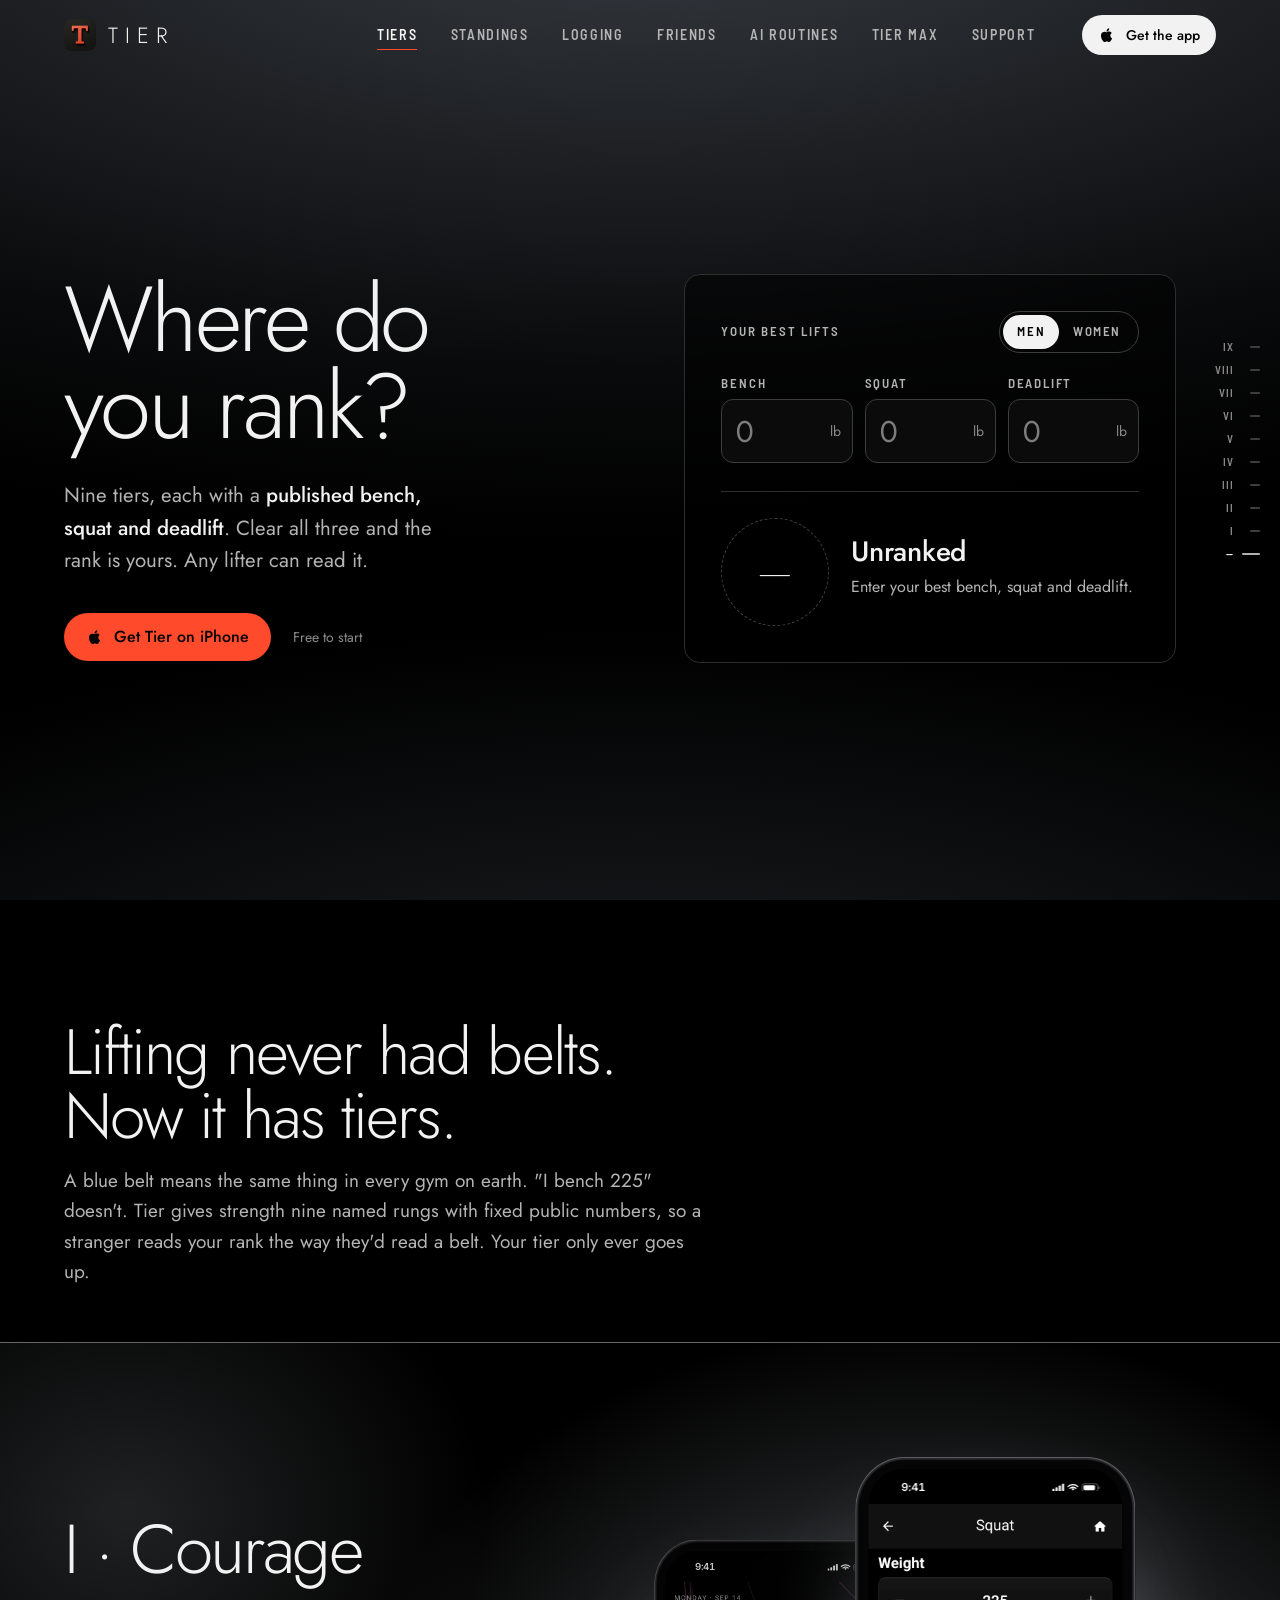
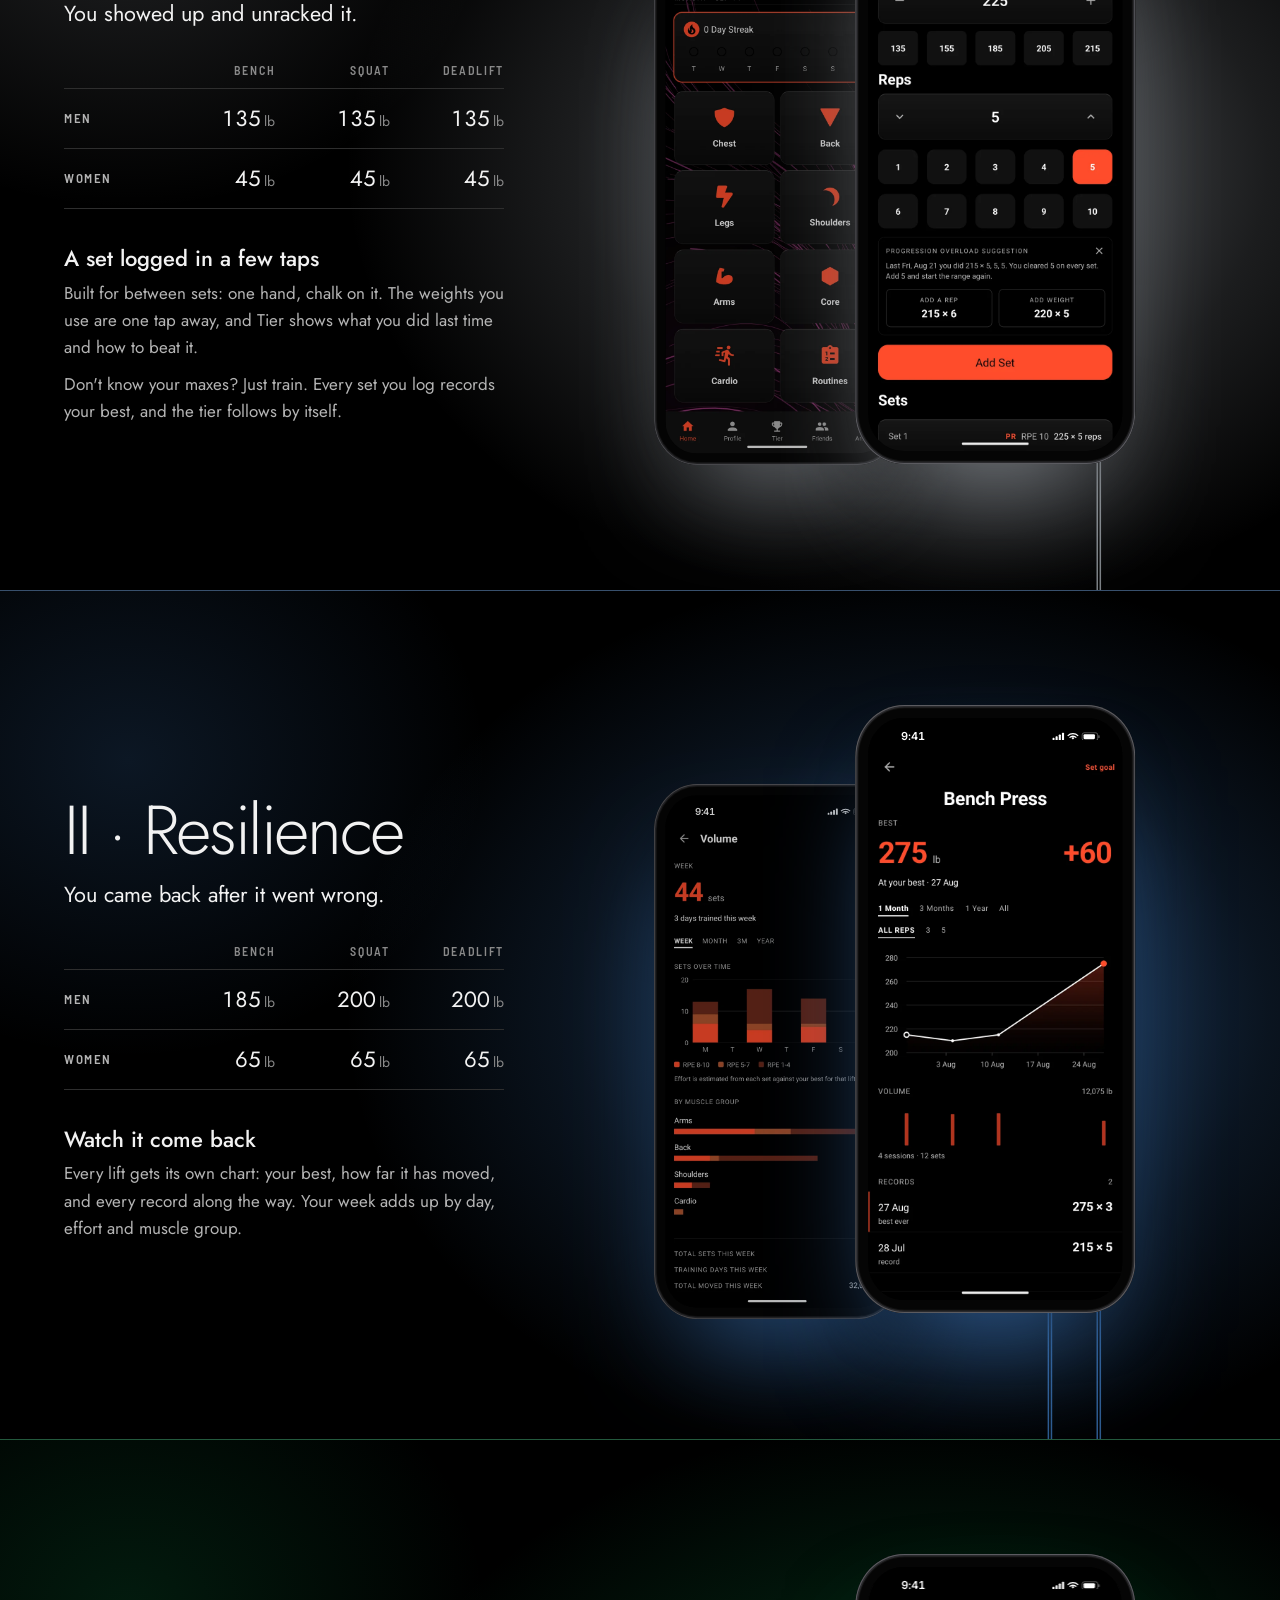
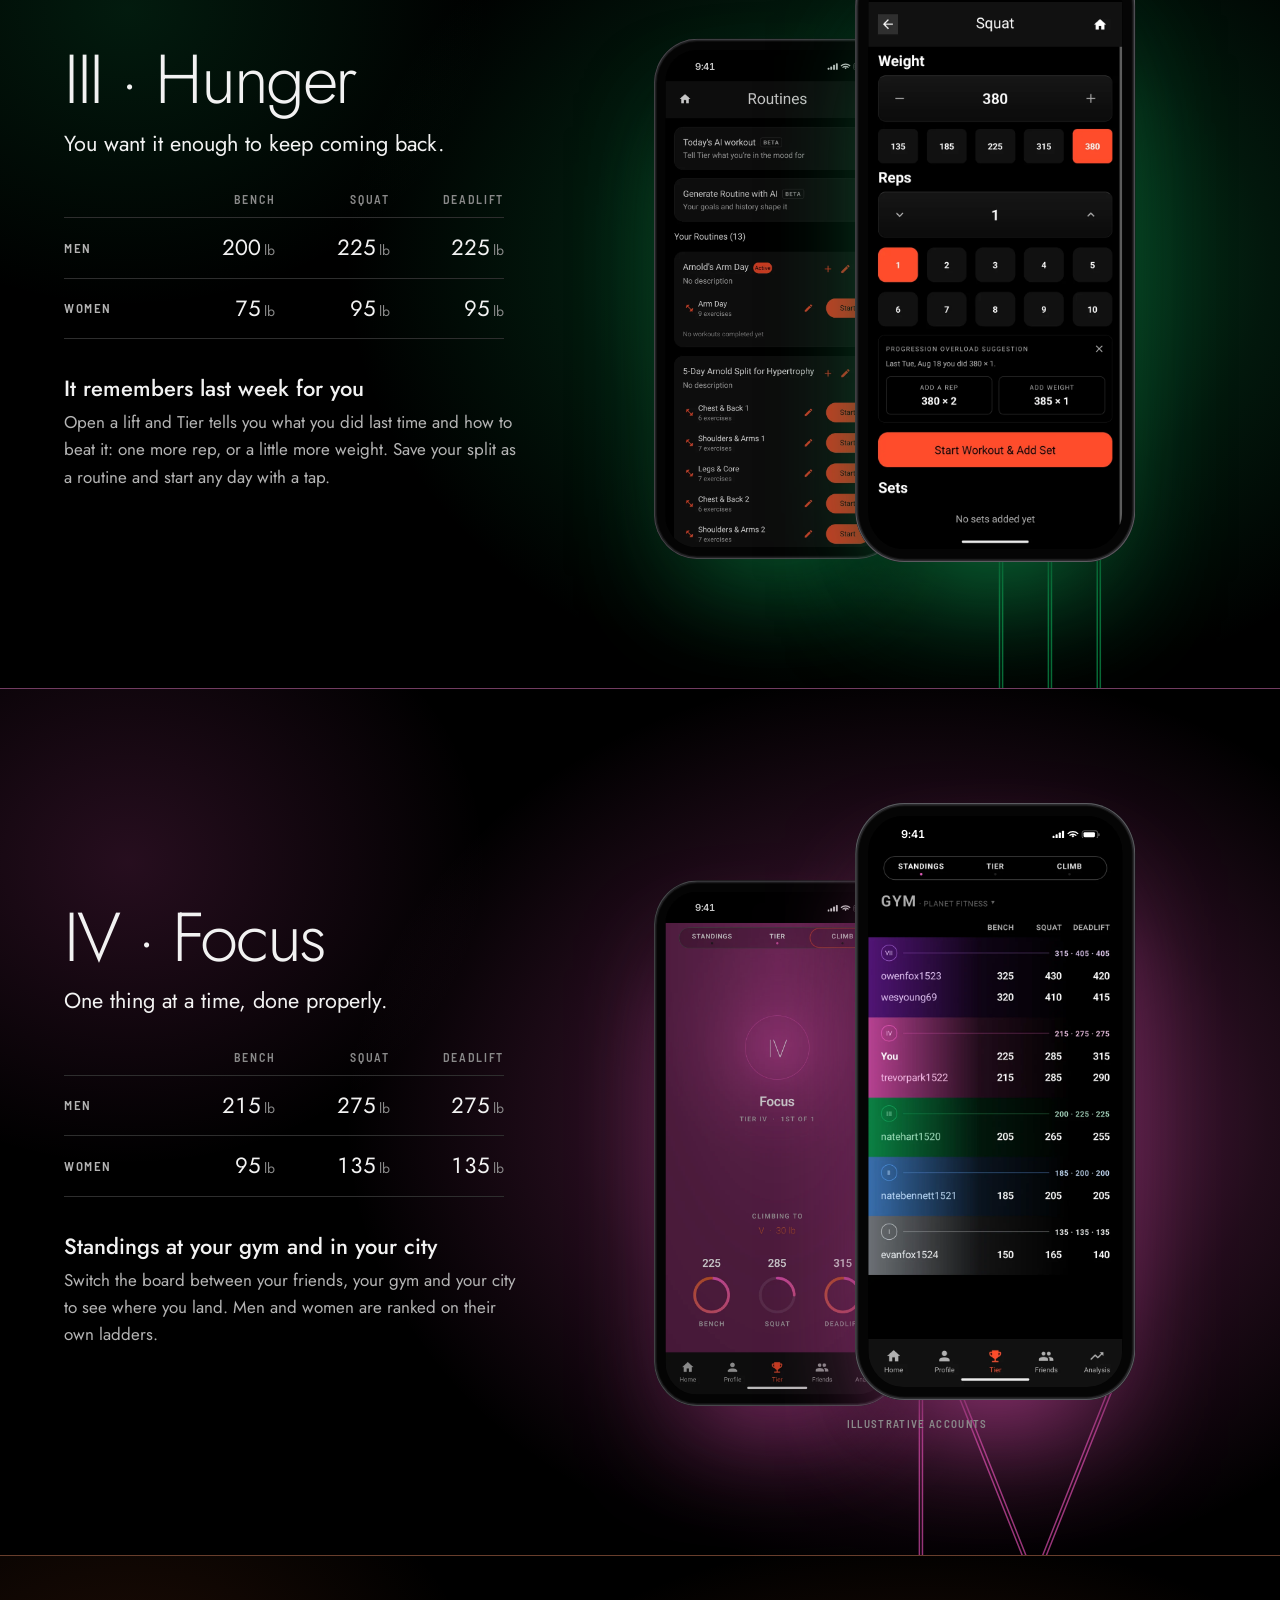
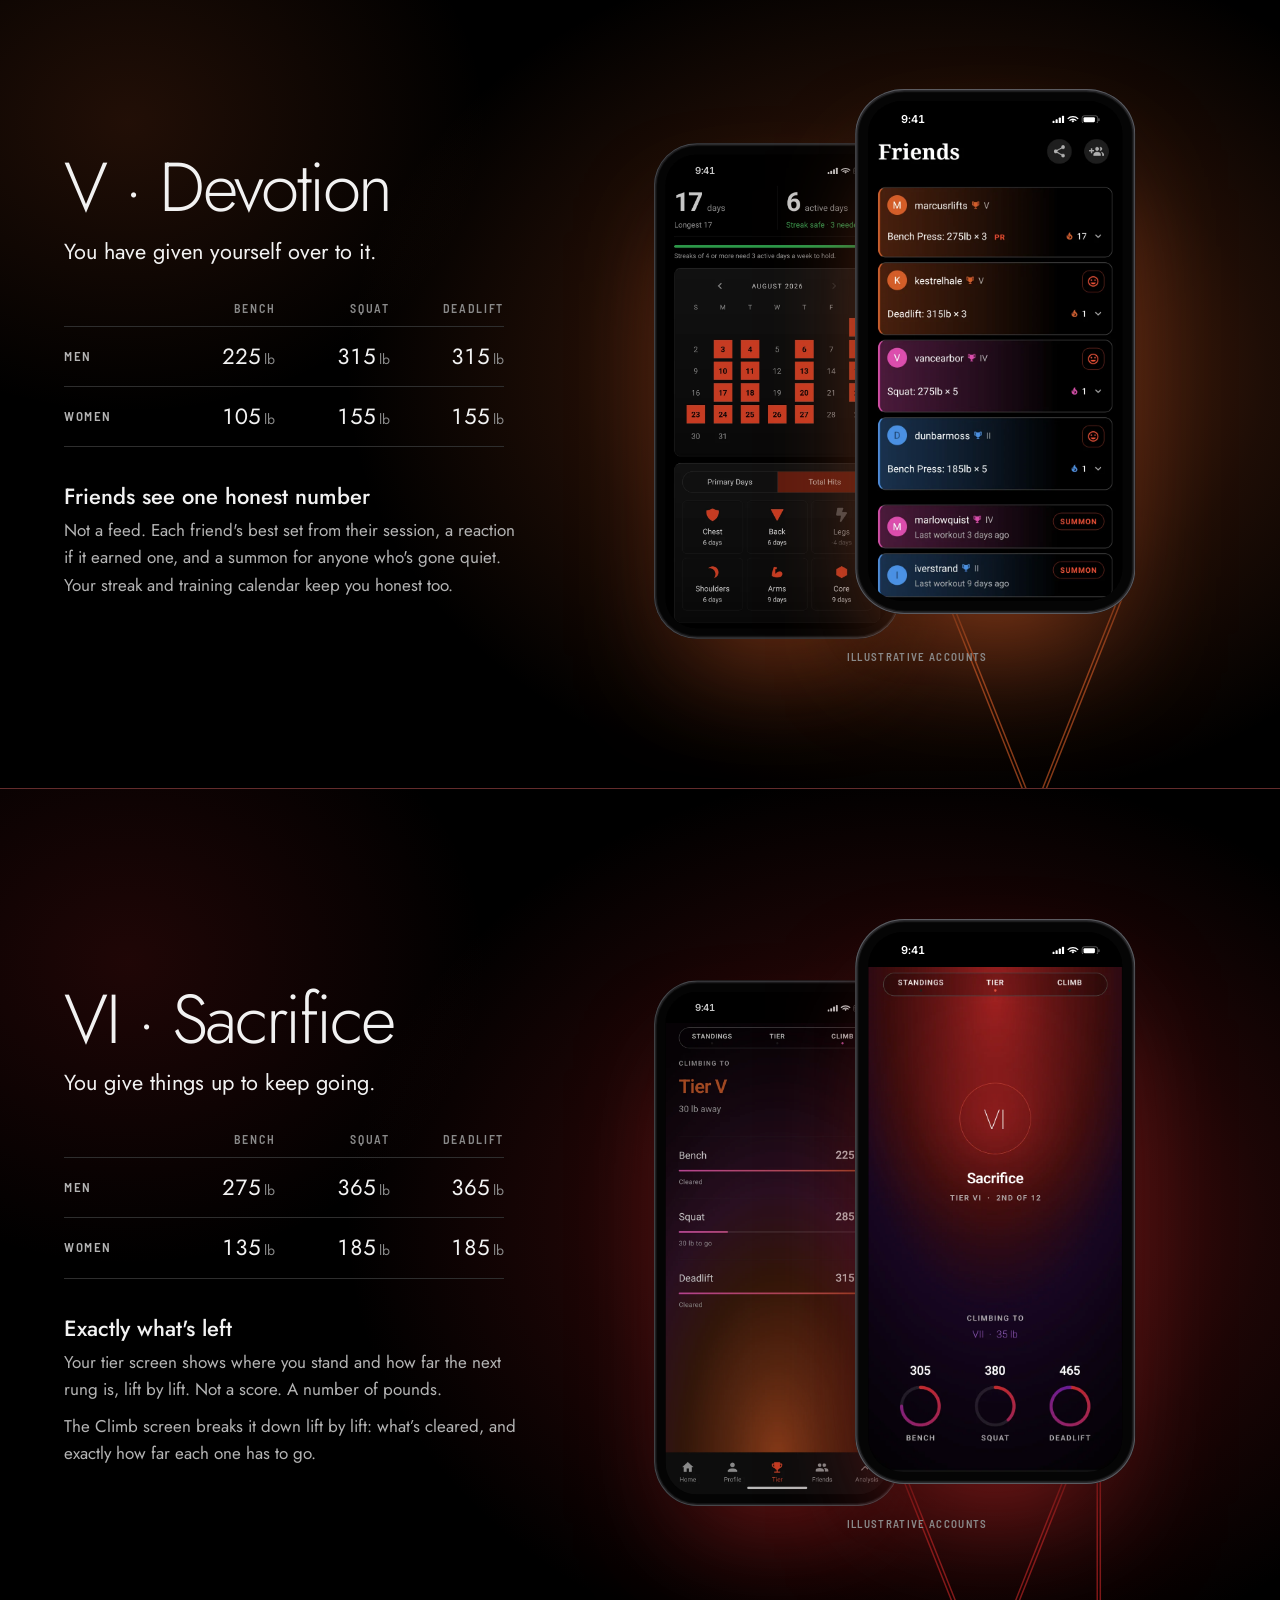
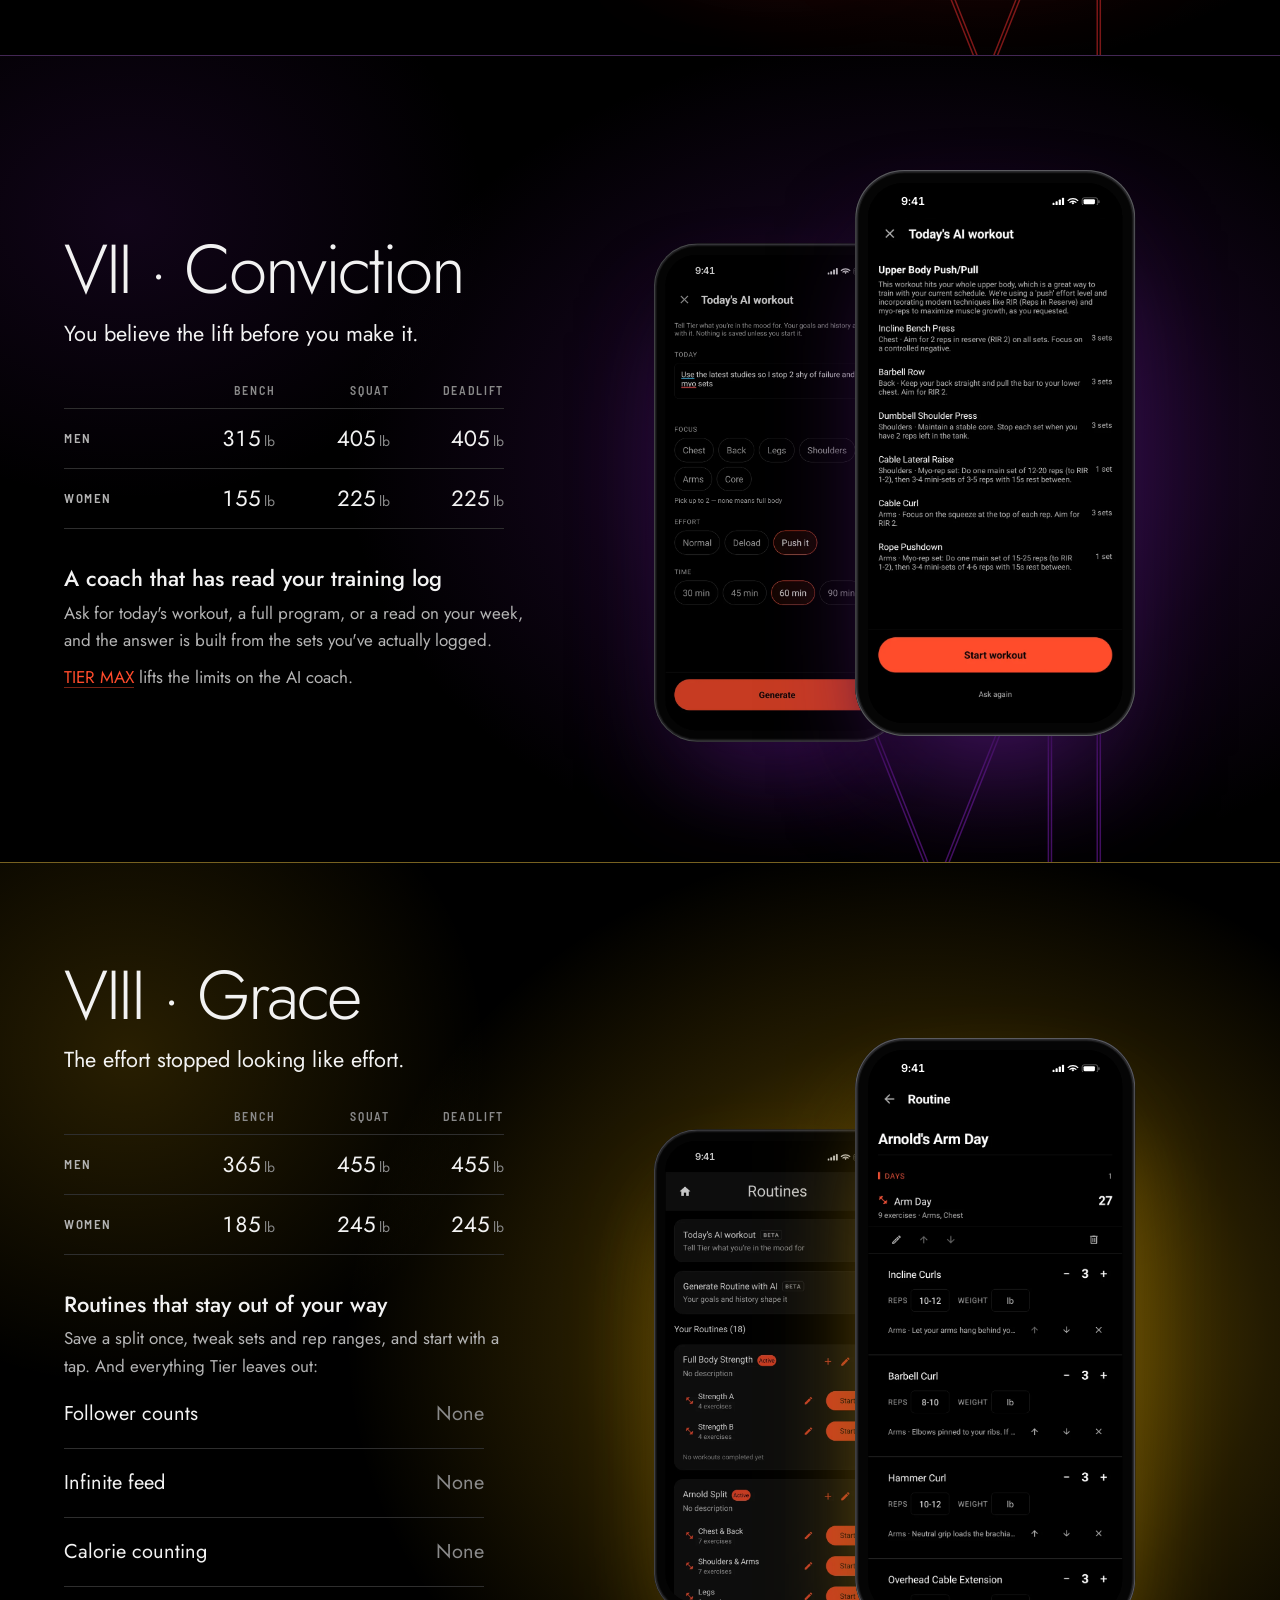
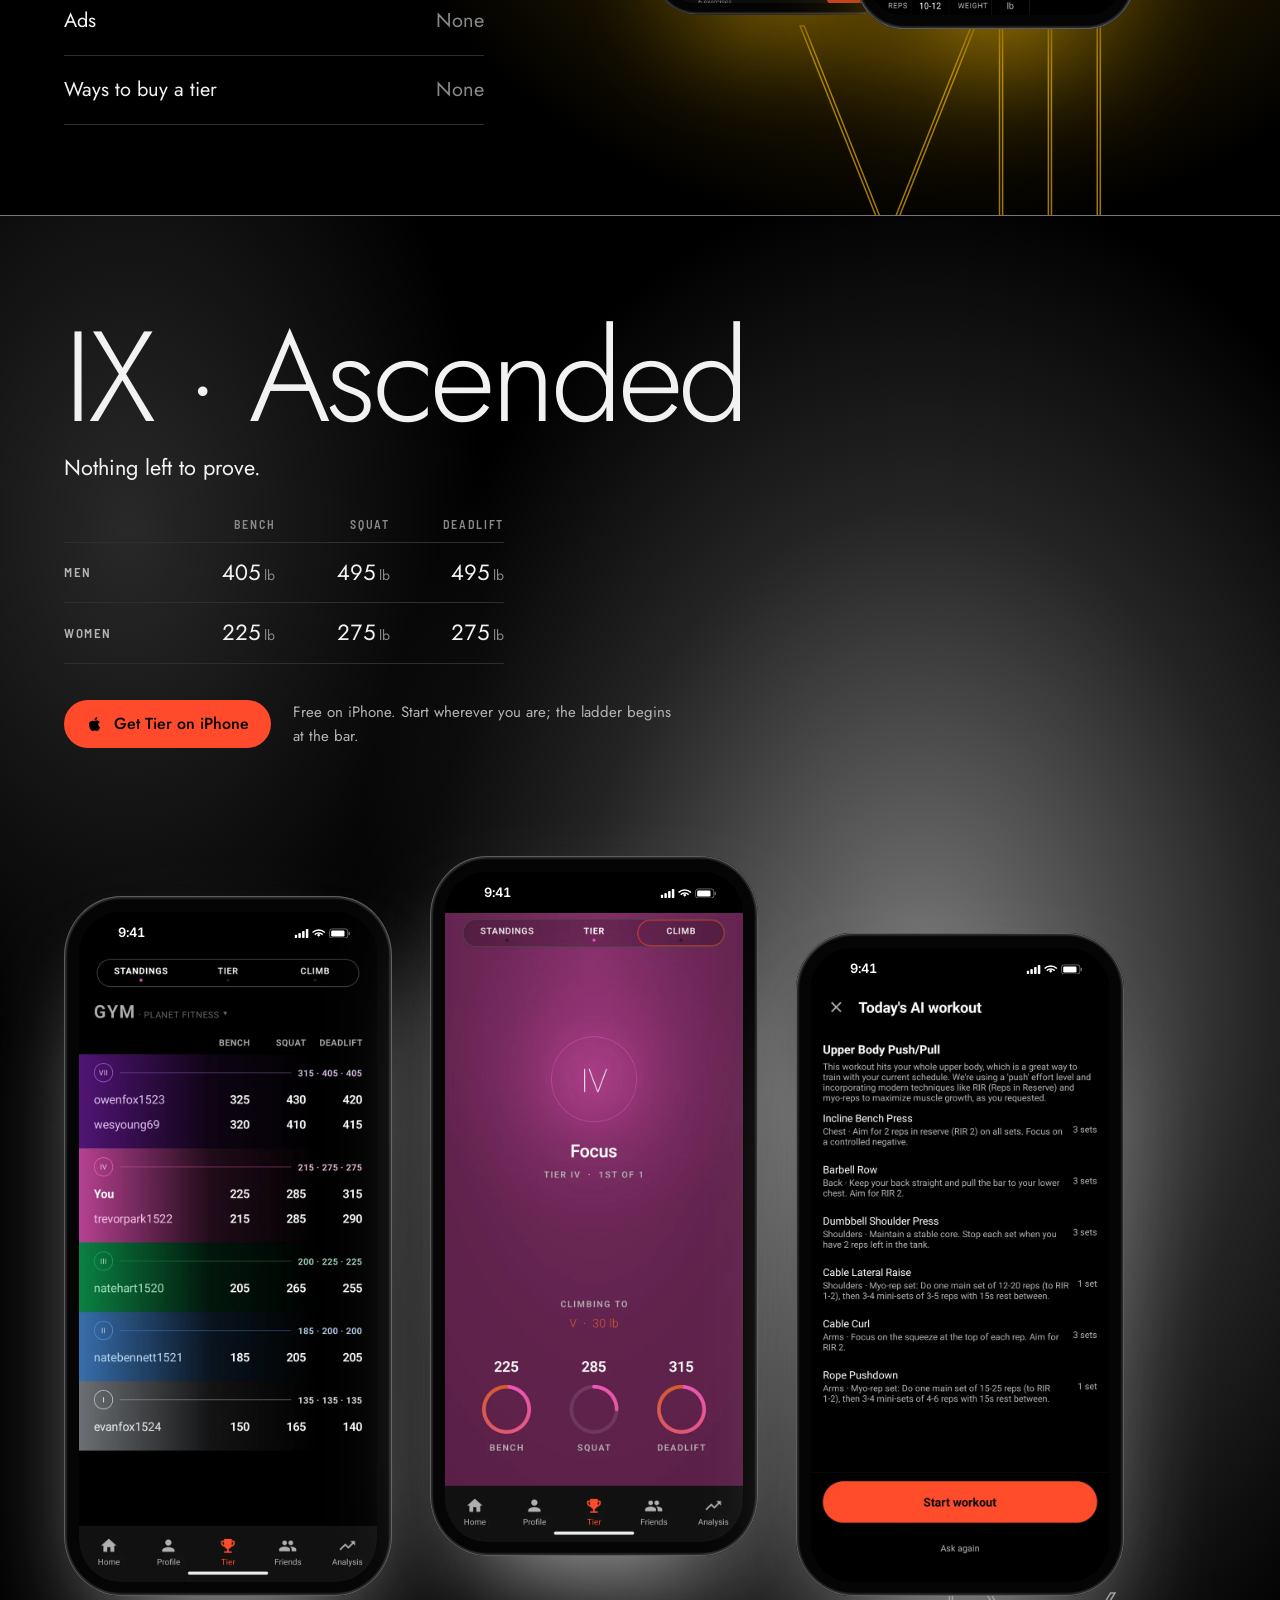
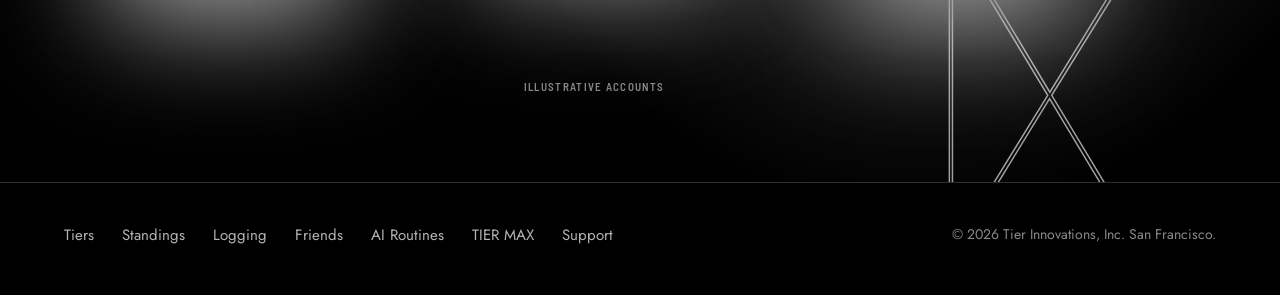
<file: index.html>
<!DOCTYPE html>
<html lang="en">
<head>
<meta charset="utf-8">
<meta name="viewport" content="width=device-width, initial-scale=1, viewport-fit=cover">
<title>Tier Athletics — Where do you rank?</title>
<meta name="description" content="Nine tiers with published bench, squat and deadlift thresholds. Log your lifts, see exactly what's left to the next tier, and train alongside your friends. Free on iPhone.">
<meta name="theme-color" content="#000000">
<link rel="canonical" href="https://tierathletics.app/">
<meta property="og:title" content="Tier Athletics — Where do you rank?">
<meta property="og:description" content="Nine tiers. Real bench, squat and deadlift thresholds. A rank any lifter can read.">
<meta property="og:url" content="https://tierathletics.app/">
<meta property="og:type" content="website">
<meta property="og:image" content="https://tierathletics.app/assets/og.png">
<meta name="apple-itunes-app" content="app-id=6743146228">
<link rel="icon" href="assets/favicon.png">
<link rel="apple-touch-icon" href="assets/apple-touch-icon.png">
<link rel="preconnect" href="https://fonts.googleapis.com">
<link rel="preconnect" href="https://fonts.gstatic.com" crossorigin>
<link href="https://fonts.googleapis.com/css2?family=Barlow+Semi+Condensed:wght@500;600&family=Inter:wght@600&family=Jost:wght@100;200;300;400;500&display=swap" rel="stylesheet">
<link rel="stylesheet" href="styles.css?v=20260914j">
<script type="application/ld+json">
{"@context":"https://schema.org","@type":"MobileApplication","name":"Tier Athletics","operatingSystem":"iOS","applicationCategory":"HealthApplication","offers":{"@type":"Offer","price":"0","priceCurrency":"USD"},"url":"https://tierathletics.app/","downloadUrl":"https://apps.apple.com/app/apple-store/id6743146228?pt=127595726&ct=website&mt=8","publisher":{"@type":"Organization","name":"Tier Innovations, Inc."}}
</script>
</head>
<body data-rung="hero">
<!--
THESIS: The scroll is the climb. Refuses the app-landing default (phone hero + feature grid) by making the ladder itself the page: you arrive unranked and every screen of scroll lights the next tier.
OWN-WORLD: The app's world. Pure black ground, tier hue as light (a fixed aurora that re-colours per rung), hairline rules, thin Jost numerals stroked at poster scale, tracked condensed caps, one orange accent for action.
STORY: A lifter learns what a tier is, finds theirs with the calculator, climbs I→IX seeing real thresholds and the app doing its job, then downloads it.
FIRST VIEWPORT: Left, "Where do you rank?" at ~100px light, one-line offer, App Store button. Right, the live three-lift calculator with a dashed unranked ring that lights in the tier's colour.
FORM: Scroll-as-climb, candidate 3 of 5; seed afab8668. Raises: ladder rail (drum-machine chase light), cropped outline numerals (Metro tiles).
FINISH: unreviewed and undocumented is unfinished; this build ends with the finish review, the verdict, and DESIGN.md
-->
<a class="skip" href="#main">Skip to content</a>
<div class="aurora" aria-hidden="true"></div>

<header class="bar">
  <a class="wordmark" href="/" aria-label="Tier Athletics home">
    <img src="assets/apple-touch-icon.png" alt="" width="32" height="32">
    <span>TIER</span>
  </a>
  <nav class="tabs" aria-label="Primary">
    <a class="tab" href="/#rung-1" aria-current="page">Tiers</a>
    <a class="tab" href="standings.html">Standings</a>
    <a class="tab" href="logging.html">Logging</a>
    <a class="tab" href="friends.html">Friends</a>
    <a class="tab" href="ai-routines.html">AI Routines</a>
    <a class="tab" href="tier-max.html">TIER MAX</a>
    <a class="tab" href="support.html">Support</a>
  </nav>
  <a class="store small" href="https://apps.apple.com/app/apple-store/id6743146228?pt=127595726&amp;ct=website&amp;mt=8"><svg viewBox="0 0 24 24" aria-hidden="true"><path fill="currentColor" d="M16.37 12.73c-.02-2.3 1.88-3.4 1.97-3.46-1.07-1.57-2.74-1.78-3.33-1.8-1.42-.14-2.77.84-3.49.84-.72 0-1.83-.82-3.01-.8-1.55.02-2.98.9-3.78 2.29-1.61 2.8-.41 6.94 1.16 9.21.77 1.11 1.68 2.36 2.88 2.31 1.16-.05 1.59-.75 2.99-.75 1.39 0 1.79.75 3.01.72 1.24-.02 2.03-1.13 2.79-2.25.88-1.29 1.24-2.54 1.26-2.6-.03-.01-2.42-.93-2.45-3.71ZM14.1 5.95c.64-.77 1.07-1.85.95-2.92-.92.04-2.03.61-2.69 1.38-.59.68-1.1 1.77-.97 2.82 1.03.08 2.07-.52 2.71-1.28Z"/></svg>
    Get the app</a>
</header>

<ol class="rail" aria-label="Where you are on the ladder">
  <li><a href="#top" data-target="hero" style="--c:#b0b0b0">—<i></i></a></li>
  <li><a href="#rung-1" data-target="1" style="--c:#C6CDD6">I<i></i></a></li>
  <li><a href="#rung-2" data-target="2" style="--c:#4A90E2">II<i></i></a></li>
  <li><a href="#rung-3" data-target="3" style="--c:#0FA958">III<i></i></a></li>
  <li><a href="#rung-4" data-target="4" style="--c:#F056BF">IV<i></i></a></li>
  <li><a href="#rung-5" data-target="5" style="--c:#D45D28">V<i></i></a></li>
  <li><a href="#rung-6" data-target="6" style="--c:#E0553C">VI<i></i></a></li>
  <li><a href="#rung-7" data-target="7" style="--c:#A05CD0">VII<i></i></a></li>
  <li><a href="#rung-8" data-target="8" style="--c:#FFC107">VIII<i></i></a></li>
  <li><a href="#rung-9" data-target="9" style="--c:#FFFFFF">IX<i></i></a></li>
</ol>

<a class="store small float" id="float-cta" href="https://apps.apple.com/app/apple-store/id6743146228?pt=127595726&amp;ct=website&amp;mt=8" hidden>Get the app</a>
<main id="main">
  <section class="hero" id="top" data-rung-section="hero" aria-labelledby="hero-title">
    <div>
      <h1 id="hero-title">Where do you rank?</h1>
      <p class="lede">Nine tiers, each with a <strong>published bench, squat and deadlift</strong>. Clear all three and the rank is yours. Any lifter can read it.</p>
      <div class="cta">
        <a class="store accent" href="https://apps.apple.com/app/apple-store/id6743146228?pt=127595726&amp;ct=website&amp;mt=8">
          <svg viewBox="0 0 24 24" aria-hidden="true"><path fill="currentColor" d="M16.37 12.73c-.02-2.3 1.88-3.4 1.97-3.46-1.07-1.57-2.74-1.78-3.33-1.8-1.42-.14-2.77.84-3.49.84-.72 0-1.83-.82-3.01-.8-1.55.02-2.98.9-3.78 2.29-1.61 2.8-.41 6.94 1.16 9.21.77 1.11 1.68 2.36 2.88 2.31 1.16-.05 1.59-.75 2.99-.75 1.39 0 1.79.75 3.01.72 1.24-.02 2.03-1.13 2.79-2.25.88-1.29 1.24-2.54 1.26-2.6-.03-.01-2.42-.93-2.45-3.71ZM14.1 5.95c.64-.77 1.07-1.85.95-2.92-.92.04-2.03.61-2.69 1.38-.59.68-1.1 1.77-.97 2.82 1.03.08 2.07-.52 2.71-1.28Z"/></svg>
          Get Tier on iPhone
        </a>
        <small>Free to start</small>
      </div>
    </div>

    <form class="calc" id="calc" aria-labelledby="calc-title" autocomplete="off">
      <div class="calc-head">
        <span class="label" id="calc-title">Your best lifts</span>
        <div class="seg" role="group" aria-label="Ladder">
          <button type="button" data-ladder="m" aria-pressed="true">Men</button>
          <button type="button" data-ladder="w" aria-pressed="false">Women</button>
        </div>
      </div>
      <div class="lifts">
        <div class="lift">
          <label class="label" for="bench">Bench</label>
          <div class="field"><input id="bench" name="bench" type="number" inputmode="numeric" min="0" max="1500" step="5" placeholder="0"><span class="unit">lb</span></div>
        </div>
        <div class="lift">
          <label class="label" for="squat">Squat</label>
          <div class="field"><input id="squat" name="squat" type="number" inputmode="numeric" min="0" max="1500" step="5" placeholder="0"><span class="unit">lb</span></div>
        </div>
        <div class="lift">
          <label class="label" for="deadlift">Deadlift</label>
          <div class="field"><input id="deadlift" name="deadlift" type="number" inputmode="numeric" min="0" max="1500" step="5" placeholder="0"><span class="unit">lb</span></div>
        </div>
      </div>
      <div class="result" aria-live="polite">
        <div class="ring" id="ring" aria-hidden="true">—</div>
        <div>
          <h2 id="result-title">Unranked</h2>
          <p id="result-line">Enter your best bench, squat and deadlift.</p>
          <p class="next" id="result-next"></p>
        </div>
      </div>
    </form>
  </section>

  <div class="climb-intro">
    <h2>Lifting never had belts. Now it has tiers.</h2>
    <p>A blue belt means the same thing in every gym on earth. "I bench 225" doesn't. Tier gives strength nine named rungs with fixed public numbers, so a stranger reads your rank the way they'd read a belt. Your tier only ever goes up.</p>
  </div>

  <section class="rung" id="rung-1" data-rung-section="1" style="--c:#C6CDD6;--ct:#C6CDD6" aria-labelledby="t1">
    <div class="numeral" aria-hidden="true">I</div>
    <div class="copy">
      <h3 id="t1">I · Courage</h3>
      <p class="meaning">You showed up and unracked it.</p>
      <table class="thresholds">
                <thead><tr><th scope="col"></th><th scope="col">Bench</th><th scope="col">Squat</th><th scope="col">Deadlift</th></tr></thead>
        <tbody>
          <tr><th scope="row">Men</th><td>135<span>lb</span></td><td>135<span>lb</span></td><td>135<span>lb</span></td></tr>
          <tr><th scope="row">Women</th><td>45<span>lb</span></td><td>45<span>lb</span></td><td>45<span>lb</span></td></tr>
        </tbody>
      </table>
      <div class="feature">
        <h4>A set logged in a few taps</h4>
        <p>Built for between sets: one hand, chalk on it. The weights you use are one tap away, and Tier shows what you did last time and how to beat it.</p>
        <p>Don't know your maxes? Just train. Every set you log records your best, and the tier follows by itself.</p>
      </div>
    </div>
    <div class="phones"><figure class="iphone fit back"><div class="iphone-frame"><div class="iphone-screen"><div class="ios-bar" aria-hidden="true"><span class="ios-time">9:41</span><i class="island"></i><svg class="ios-icons" viewBox="0 0 68 12" aria-hidden="true"><g fill="#fff"><rect x="0" y="8" width="3" height="4" rx="1"/><rect x="4.5" y="6" width="3" height="6" rx="1"/><rect x="9" y="3.5" width="3" height="8.5" rx="1"/><rect x="13.5" y="1" width="3" height="11" rx="1"/><path d="M29 3.2a9.6 9.6 0 0 1 6.8 2.8l1.2-1.3A11.4 11.4 0 0 0 29 1.4a11.4 11.4 0 0 0-8 3.3L22.2 6A9.6 9.6 0 0 1 29 3.2Zm0 3.6a5.9 5.9 0 0 1 4.2 1.7l1.2-1.3A7.7 7.7 0 0 0 29 5a7.7 7.7 0 0 0-5.4 2.2l1.2 1.3A5.9 5.9 0 0 1 29 6.8Zm0 3.6-2.1-2.1a3 3 0 0 1 4.2 0Z"/><rect x="42" y="1" width="22" height="11" rx="3" fill="none" stroke="#fff" stroke-opacity=".45"/><rect x="44" y="3" width="16" height="7" rx="1.5"/><rect x="65" y="4.5" width="1.5" height="4" rx=".75" fill-opacity=".45"/></g></svg></div><div class="iphone-scroll" tabindex="0" aria-label="Scrollable app screen"><img src="assets/scr-home.webp" width="720" height="1522" loading="lazy" style="--android:0.000" alt="Tier&#39;s Home screen: a streak tracker and muscle group tiles for starting a workout."></div></div></div></figure><figure class="iphone fit front"><div class="iphone-frame"><div class="iphone-screen"><div class="ios-bar" aria-hidden="true"><span class="ios-time">9:41</span><i class="island"></i><svg class="ios-icons" viewBox="0 0 68 12" aria-hidden="true"><g fill="#fff"><rect x="0" y="8" width="3" height="4" rx="1"/><rect x="4.5" y="6" width="3" height="6" rx="1"/><rect x="9" y="3.5" width="3" height="8.5" rx="1"/><rect x="13.5" y="1" width="3" height="11" rx="1"/><path d="M29 3.2a9.6 9.6 0 0 1 6.8 2.8l1.2-1.3A11.4 11.4 0 0 0 29 1.4a11.4 11.4 0 0 0-8 3.3L22.2 6A9.6 9.6 0 0 1 29 3.2Zm0 3.6a5.9 5.9 0 0 1 4.2 1.7l1.2-1.3A7.7 7.7 0 0 0 29 5a7.7 7.7 0 0 0-5.4 2.2l1.2 1.3A5.9 5.9 0 0 1 29 6.8Zm0 3.6-2.1-2.1a3 3 0 0 1 4.2 0Z"/><rect x="42" y="1" width="22" height="11" rx="3" fill="none" stroke="#fff" stroke-opacity=".45"/><rect x="44" y="3" width="16" height="7" rx="1.5"/><rect x="65" y="4.5" width="1.5" height="4" rx=".75" fill-opacity=".45"/></g></svg></div><div class="iphone-scroll" tabindex="0" aria-label="Scrollable app screen"><img src="assets/scr-log.webp" width="720" height="1600" loading="lazy" style="--android:0.066" alt="Tier's logging screen for squat at 225 pounds for 5 reps."></div></div></div></figure></div>
  </section>

  <section class="rung" id="rung-2" data-rung-section="2" style="--c:#4A90E2;--ct:#4A90E2" aria-labelledby="t2">
    <div class="numeral" aria-hidden="true">II</div>
    <div class="copy">
      <h3 id="t2">II · Resilience</h3>
      <p class="meaning">You came back after it went wrong.</p>
      <table class="thresholds">
        <thead><tr><th scope="col"></th><th scope="col">Bench</th><th scope="col">Squat</th><th scope="col">Deadlift</th></tr></thead>
        <tbody>
          <tr><th scope="row">Men</th><td>185<span>lb</span></td><td>200<span>lb</span></td><td>200<span>lb</span></td></tr>
          <tr><th scope="row">Women</th><td>65<span>lb</span></td><td>65<span>lb</span></td><td>65<span>lb</span></td></tr>
        </tbody>
      </table>
      <div class="feature">
        <h4>Watch it come back</h4>
        <p>Every lift gets its own chart: your best, how far it has moved, and every record along the way. Your week adds up by day, effort and muscle group.</p>
      </div>
    </div>
    <div class="phones"><figure class="iphone fit back"><div class="iphone-frame"><div class="iphone-screen"><div class="ios-bar" aria-hidden="true"><span class="ios-time">9:41</span><i class="island"></i><svg class="ios-icons" viewBox="0 0 68 12" aria-hidden="true"><g fill="#fff"><rect x="0" y="8" width="3" height="4" rx="1"/><rect x="4.5" y="6" width="3" height="6" rx="1"/><rect x="9" y="3.5" width="3" height="8.5" rx="1"/><rect x="13.5" y="1" width="3" height="11" rx="1"/><path d="M29 3.2a9.6 9.6 0 0 1 6.8 2.8l1.2-1.3A11.4 11.4 0 0 0 29 1.4a11.4 11.4 0 0 0-8 3.3L22.2 6A9.6 9.6 0 0 1 29 3.2Zm0 3.6a5.9 5.9 0 0 1 4.2 1.7l1.2-1.3A7.7 7.7 0 0 0 29 5a7.7 7.7 0 0 0-5.4 2.2l1.2 1.3A5.9 5.9 0 0 1 29 6.8Zm0 3.6-2.1-2.1a3 3 0 0 1 4.2 0Z"/><rect x="42" y="1" width="22" height="11" rx="3" fill="none" stroke="#fff" stroke-opacity=".45"/><rect x="44" y="3" width="16" height="7" rx="1.5"/><rect x="65" y="4.5" width="1.5" height="4" rx=".75" fill-opacity=".45"/></g></svg></div><div class="iphone-scroll" tabindex="0" aria-label="Scrollable app screen"><img src="assets/scr-volume.webp" width="720" height="1600" loading="lazy" style="--android:0.066" alt="Tier's weekly volume: 44 sets across 3 days, split by effort and muscle group."></div></div></div></figure><figure class="iphone fit front"><div class="iphone-frame"><div class="iphone-screen"><div class="ios-bar" aria-hidden="true"><span class="ios-time">9:41</span><i class="island"></i><svg class="ios-icons" viewBox="0 0 68 12" aria-hidden="true"><g fill="#fff"><rect x="0" y="8" width="3" height="4" rx="1"/><rect x="4.5" y="6" width="3" height="6" rx="1"/><rect x="9" y="3.5" width="3" height="8.5" rx="1"/><rect x="13.5" y="1" width="3" height="11" rx="1"/><path d="M29 3.2a9.6 9.6 0 0 1 6.8 2.8l1.2-1.3A11.4 11.4 0 0 0 29 1.4a11.4 11.4 0 0 0-8 3.3L22.2 6A9.6 9.6 0 0 1 29 3.2Zm0 3.6a5.9 5.9 0 0 1 4.2 1.7l1.2-1.3A7.7 7.7 0 0 0 29 5a7.7 7.7 0 0 0-5.4 2.2l1.2 1.3A5.9 5.9 0 0 1 29 6.8Zm0 3.6-2.1-2.1a3 3 0 0 1 4.2 0Z"/><rect x="42" y="1" width="22" height="11" rx="3" fill="none" stroke="#fff" stroke-opacity=".45"/><rect x="44" y="3" width="16" height="7" rx="1.5"/><rect x="65" y="4.5" width="1.5" height="4" rx=".75" fill-opacity=".45"/></g></svg></div><div class="iphone-scroll" tabindex="0" aria-label="Scrollable app screen"><img src="assets/scr-bench-progress.webp" width="720" height="1600" loading="lazy" style="--android:0.066" alt="Tier's bench press chart: best 275 pounds, up 60, with records."></div></div></div></figure></div>
  </section>

  <section class="rung" id="rung-3" data-rung-section="3" style="--c:#0FA958;--ct:#0FA958" aria-labelledby="t3">
    <div class="numeral" aria-hidden="true">III</div>
    <div class="copy">
      <h3 id="t3">III · Hunger</h3>
      <p class="meaning">You want it enough to keep coming back.</p>
      <table class="thresholds">
        <thead><tr><th scope="col"></th><th scope="col">Bench</th><th scope="col">Squat</th><th scope="col">Deadlift</th></tr></thead>
        <tbody>
          <tr><th scope="row">Men</th><td>200<span>lb</span></td><td>225<span>lb</span></td><td>225<span>lb</span></td></tr>
          <tr><th scope="row">Women</th><td>75<span>lb</span></td><td>95<span>lb</span></td><td>95<span>lb</span></td></tr>
        </tbody>
      </table>
      <div class="feature">
        <h4>It remembers last week for you</h4>
        <p>Open a lift and Tier tells you what you did last time and how to beat it: one more rep, or a little more weight. Save your split as a routine and start any day with a tap.</p>
      </div>
    </div>
    <div class="phones"><figure class="iphone fit back"><div class="iphone-frame"><div class="iphone-screen"><div class="ios-bar" aria-hidden="true"><span class="ios-time">9:41</span><i class="island"></i><svg class="ios-icons" viewBox="0 0 68 12" aria-hidden="true"><g fill="#fff"><rect x="0" y="8" width="3" height="4" rx="1"/><rect x="4.5" y="6" width="3" height="6" rx="1"/><rect x="9" y="3.5" width="3" height="8.5" rx="1"/><rect x="13.5" y="1" width="3" height="11" rx="1"/><path d="M29 3.2a9.6 9.6 0 0 1 6.8 2.8l1.2-1.3A11.4 11.4 0 0 0 29 1.4a11.4 11.4 0 0 0-8 3.3L22.2 6A9.6 9.6 0 0 1 29 3.2Zm0 3.6a5.9 5.9 0 0 1 4.2 1.7l1.2-1.3A7.7 7.7 0 0 0 29 5a7.7 7.7 0 0 0-5.4 2.2l1.2 1.3A5.9 5.9 0 0 1 29 6.8Zm0 3.6-2.1-2.1a3 3 0 0 1 4.2 0Z"/><rect x="42" y="1" width="22" height="11" rx="3" fill="none" stroke="#fff" stroke-opacity=".45"/><rect x="44" y="3" width="16" height="7" rx="1.5"/><rect x="65" y="4.5" width="1.5" height="4" rx=".75" fill-opacity=".45"/></g></svg></div><div class="iphone-scroll" tabindex="0" aria-label="Scrollable app screen"><img src="assets/scr-routines-list.webp" width="720" height="1505" loading="lazy" style="--android:0.000" alt="Tier's Routines screen with AI workout and AI routine options above saved routines."></div></div></div></figure><figure class="iphone fit front"><div class="iphone-frame"><div class="iphone-screen"><div class="ios-bar" aria-hidden="true"><span class="ios-time">9:41</span><i class="island"></i><svg class="ios-icons" viewBox="0 0 68 12" aria-hidden="true"><g fill="#fff"><rect x="0" y="8" width="3" height="4" rx="1"/><rect x="4.5" y="6" width="3" height="6" rx="1"/><rect x="9" y="3.5" width="3" height="8.5" rx="1"/><rect x="13.5" y="1" width="3" height="11" rx="1"/><path d="M29 3.2a9.6 9.6 0 0 1 6.8 2.8l1.2-1.3A11.4 11.4 0 0 0 29 1.4a11.4 11.4 0 0 0-8 3.3L22.2 6A9.6 9.6 0 0 1 29 3.2Zm0 3.6a5.9 5.9 0 0 1 4.2 1.7l1.2-1.3A7.7 7.7 0 0 0 29 5a7.7 7.7 0 0 0-5.4 2.2l1.2 1.3A5.9 5.9 0 0 1 29 6.8Zm0 3.6-2.1-2.1a3 3 0 0 1 4.2 0Z"/><rect x="42" y="1" width="22" height="11" rx="3" fill="none" stroke="#fff" stroke-opacity=".45"/><rect x="44" y="3" width="16" height="7" rx="1.5"/><rect x="65" y="4.5" width="1.5" height="4" rx=".75" fill-opacity=".45"/></g></svg></div><div class="iphone-scroll" tabindex="0" aria-label="Scrollable app screen"><img src="assets/scr-legs-overload.webp" width="720" height="1600" loading="lazy" style="--android:0.066" alt="Tier's logging screen with a progression suggestion for a leg exercise."></div></div></div></figure></div>
  </section>

  <section class="rung" id="rung-4" data-rung-section="4" style="--c:#F056BF;--ct:#F056BF" aria-labelledby="t4">
    <div class="numeral" aria-hidden="true">IV</div>
    <div class="copy">
      <h3 id="t4">IV · Focus</h3>
      <p class="meaning">One thing at a time, done properly.</p>
      <table class="thresholds">
        <thead><tr><th scope="col"></th><th scope="col">Bench</th><th scope="col">Squat</th><th scope="col">Deadlift</th></tr></thead>
        <tbody>
          <tr><th scope="row">Men</th><td>215<span>lb</span></td><td>275<span>lb</span></td><td>275<span>lb</span></td></tr>
          <tr><th scope="row">Women</th><td>95<span>lb</span></td><td>135<span>lb</span></td><td>135<span>lb</span></td></tr>
        </tbody>
      </table>
      <div class="feature">
        <h4>Standings at your gym and in your city</h4>
        <p>Switch the board between your friends, your gym and your city to see where you land. Men and women are ranked on their own ladders.</p>
      </div>
    </div>
    <div class="phones"><figure class="iphone fit back"><div class="iphone-frame"><div class="iphone-screen"><div class="ios-bar" aria-hidden="true"><span class="ios-time">9:41</span><i class="island"></i><svg class="ios-icons" viewBox="0 0 68 12" aria-hidden="true"><g fill="#fff"><rect x="0" y="8" width="3" height="4" rx="1"/><rect x="4.5" y="6" width="3" height="6" rx="1"/><rect x="9" y="3.5" width="3" height="8.5" rx="1"/><rect x="13.5" y="1" width="3" height="11" rx="1"/><path d="M29 3.2a9.6 9.6 0 0 1 6.8 2.8l1.2-1.3A11.4 11.4 0 0 0 29 1.4a11.4 11.4 0 0 0-8 3.3L22.2 6A9.6 9.6 0 0 1 29 3.2Zm0 3.6a5.9 5.9 0 0 1 4.2 1.7l1.2-1.3A7.7 7.7 0 0 0 29 5a7.7 7.7 0 0 0-5.4 2.2l1.2 1.3A5.9 5.9 0 0 1 29 6.8Zm0 3.6-2.1-2.1a3 3 0 0 1 4.2 0Z"/><rect x="42" y="1" width="22" height="11" rx="3" fill="none" stroke="#fff" stroke-opacity=".45"/><rect x="44" y="3" width="16" height="7" rx="1.5"/><rect x="65" y="4.5" width="1.5" height="4" rx=".75" fill-opacity=".45"/></g></svg></div><div class="iphone-scroll" tabindex="0" aria-label="Scrollable app screen"><img src="assets/scr-tier-iv.webp" width="720" height="1522" loading="lazy" style="--android:0.000" alt="Tier&#39;s tier screen: Tier IV, Focus, climbing to Tier V with 30 pounds to go."></div></div></div></figure><figure class="iphone fit front"><div class="iphone-frame"><div class="iphone-screen"><div class="ios-bar" aria-hidden="true"><span class="ios-time">9:41</span><i class="island"></i><svg class="ios-icons" viewBox="0 0 68 12" aria-hidden="true"><g fill="#fff"><rect x="0" y="8" width="3" height="4" rx="1"/><rect x="4.5" y="6" width="3" height="6" rx="1"/><rect x="9" y="3.5" width="3" height="8.5" rx="1"/><rect x="13.5" y="1" width="3" height="11" rx="1"/><path d="M29 3.2a9.6 9.6 0 0 1 6.8 2.8l1.2-1.3A11.4 11.4 0 0 0 29 1.4a11.4 11.4 0 0 0-8 3.3L22.2 6A9.6 9.6 0 0 1 29 3.2Zm0 3.6a5.9 5.9 0 0 1 4.2 1.7l1.2-1.3A7.7 7.7 0 0 0 29 5a7.7 7.7 0 0 0-5.4 2.2l1.2 1.3A5.9 5.9 0 0 1 29 6.8Zm0 3.6-2.1-2.1a3 3 0 0 1 4.2 0Z"/><rect x="42" y="1" width="22" height="11" rx="3" fill="none" stroke="#fff" stroke-opacity=".45"/><rect x="44" y="3" width="16" height="7" rx="1.5"/><rect x="65" y="4.5" width="1.5" height="4" rx=".75" fill-opacity=".45"/></g></svg></div><div class="iphone-scroll" tabindex="0" aria-label="Scrollable app screen"><img src="assets/scr-gym.webp" width="720" height="1522" loading="lazy" style="--android:0.000" alt="Tier&#39;s gym standings at Planet Fitness: lifters in tier bands VII, IV, III, II and I."></div></div></div></figure><p class="phones-note">Illustrative accounts</p></div>
  </section>

  <section class="rung" id="rung-5" data-rung-section="5" style="--c:#D45D28;--ct:#D45D28" aria-labelledby="t5">
    <div class="numeral" aria-hidden="true">V</div>
    <div class="copy">
      <h3 id="t5">V · Devotion</h3>
      <p class="meaning">You have given yourself over to it.</p>
      <table class="thresholds">
        <thead><tr><th scope="col"></th><th scope="col">Bench</th><th scope="col">Squat</th><th scope="col">Deadlift</th></tr></thead>
        <tbody>
          <tr><th scope="row">Men</th><td>225<span>lb</span></td><td>315<span>lb</span></td><td>315<span>lb</span></td></tr>
          <tr><th scope="row">Women</th><td>105<span>lb</span></td><td>155<span>lb</span></td><td>155<span>lb</span></td></tr>
        </tbody>
      </table>
      <div class="feature">
        <h4>Friends see one honest number</h4>
        <p>Not a feed. Each friend's best set from their session, a reaction if it earned one, and a summon for anyone who's gone quiet. Your streak and training calendar keep you honest too.</p>
      </div>
    </div>
    <div class="phones"><figure class="iphone fit back"><div class="iphone-frame"><div class="iphone-screen"><div class="ios-bar" aria-hidden="true"><span class="ios-time">9:41</span><i class="island"></i><svg class="ios-icons" viewBox="0 0 68 12" aria-hidden="true"><g fill="#fff"><rect x="0" y="8" width="3" height="4" rx="1"/><rect x="4.5" y="6" width="3" height="6" rx="1"/><rect x="9" y="3.5" width="3" height="8.5" rx="1"/><rect x="13.5" y="1" width="3" height="11" rx="1"/><path d="M29 3.2a9.6 9.6 0 0 1 6.8 2.8l1.2-1.3A11.4 11.4 0 0 0 29 1.4a11.4 11.4 0 0 0-8 3.3L22.2 6A9.6 9.6 0 0 1 29 3.2Zm0 3.6a5.9 5.9 0 0 1 4.2 1.7l1.2-1.3A7.7 7.7 0 0 0 29 5a7.7 7.7 0 0 0-5.4 2.2l1.2 1.3A5.9 5.9 0 0 1 29 6.8Zm0 3.6-2.1-2.1a3 3 0 0 1 4.2 0Z"/><rect x="42" y="1" width="22" height="11" rx="3" fill="none" stroke="#fff" stroke-opacity=".45"/><rect x="44" y="3" width="16" height="7" rx="1.5"/><rect x="65" y="4.5" width="1.5" height="4" rx=".75" fill-opacity=".45"/></g></svg></div><div class="iphone-scroll" tabindex="0" aria-label="Scrollable app screen"><img src="assets/scr-streak.webp" width="720" height="1427" loading="lazy" style="--android:0.000" alt="Tier's streak screen: a 17 day streak, a training calendar and days per muscle group."></div></div></div></figure><figure class="iphone fit front"><div class="iphone-frame"><div class="iphone-screen"><div class="ios-bar" aria-hidden="true"><span class="ios-time">9:41</span><i class="island"></i><svg class="ios-icons" viewBox="0 0 68 12" aria-hidden="true"><g fill="#fff"><rect x="0" y="8" width="3" height="4" rx="1"/><rect x="4.5" y="6" width="3" height="6" rx="1"/><rect x="9" y="3.5" width="3" height="8.5" rx="1"/><rect x="13.5" y="1" width="3" height="11" rx="1"/><path d="M29 3.2a9.6 9.6 0 0 1 6.8 2.8l1.2-1.3A11.4 11.4 0 0 0 29 1.4a11.4 11.4 0 0 0-8 3.3L22.2 6A9.6 9.6 0 0 1 29 3.2Zm0 3.6a5.9 5.9 0 0 1 4.2 1.7l1.2-1.3A7.7 7.7 0 0 0 29 5a7.7 7.7 0 0 0-5.4 2.2l1.2 1.3A5.9 5.9 0 0 1 29 6.8Zm0 3.6-2.1-2.1a3 3 0 0 1 4.2 0Z"/><rect x="42" y="1" width="22" height="11" rx="3" fill="none" stroke="#fff" stroke-opacity=".45"/><rect x="44" y="3" width="16" height="7" rx="1.5"/><rect x="65" y="4.5" width="1.5" height="4" rx=".75" fill-opacity=".45"/></g></svg></div><div class="iphone-scroll" tabindex="0" aria-label="Scrollable app screen"><img src="assets/scr-friends.webp" width="720" height="1320" loading="lazy" style="--android:0.000" alt="Tier's Friends tab: friends' best sets with tiers, a PR tag and Summon buttons."></div></div></div></figure><p class="phones-note">Illustrative accounts</p></div>
  </section>

  <section class="rung" id="rung-6" data-rung-section="6" style="--c:#C62828;--ct:#E0553C" aria-labelledby="t6">
    <div class="numeral" aria-hidden="true">VI</div>
    <div class="copy">
      <h3 id="t6">VI · Sacrifice</h3>
      <p class="meaning">You give things up to keep going.</p>
      <table class="thresholds">
        <thead><tr><th scope="col"></th><th scope="col">Bench</th><th scope="col">Squat</th><th scope="col">Deadlift</th></tr></thead>
        <tbody>
          <tr><th scope="row">Men</th><td>275<span>lb</span></td><td>365<span>lb</span></td><td>365<span>lb</span></td></tr>
          <tr><th scope="row">Women</th><td>135<span>lb</span></td><td>185<span>lb</span></td><td>185<span>lb</span></td></tr>
        </tbody>
      </table>
      <div class="feature">
        <h4>Exactly what's left</h4>
        <p>Your tier screen shows where you stand and how far the next rung is, lift by lift. Not a score. A number of pounds.</p>
        <p>The Climb screen breaks it down lift by lift: what&rsquo;s cleared, and exactly how far each one has to go.</p>
      </div>
    </div>
    <div class="phones"><figure class="iphone fit back"><div class="iphone-frame"><div class="iphone-screen"><div class="ios-bar" aria-hidden="true"><span class="ios-time">9:41</span><i class="island"></i><svg class="ios-icons" viewBox="0 0 68 12" aria-hidden="true"><g fill="#fff"><rect x="0" y="8" width="3" height="4" rx="1"/><rect x="4.5" y="6" width="3" height="6" rx="1"/><rect x="9" y="3.5" width="3" height="8.5" rx="1"/><rect x="13.5" y="1" width="3" height="11" rx="1"/><path d="M29 3.2a9.6 9.6 0 0 1 6.8 2.8l1.2-1.3A11.4 11.4 0 0 0 29 1.4a11.4 11.4 0 0 0-8 3.3L22.2 6A9.6 9.6 0 0 1 29 3.2Zm0 3.6a5.9 5.9 0 0 1 4.2 1.7l1.2-1.3A7.7 7.7 0 0 0 29 5a7.7 7.7 0 0 0-5.4 2.2l1.2 1.3A5.9 5.9 0 0 1 29 6.8Zm0 3.6-2.1-2.1a3 3 0 0 1 4.2 0Z"/><rect x="42" y="1" width="22" height="11" rx="3" fill="none" stroke="#fff" stroke-opacity=".45"/><rect x="44" y="3" width="16" height="7" rx="1.5"/><rect x="65" y="4.5" width="1.5" height="4" rx=".75" fill-opacity=".45"/></g></svg></div><div class="iphone-scroll" tabindex="0" aria-label="Scrollable app screen"><img src="assets/scr-climb-v.webp" width="720" height="1522" loading="lazy" style="--android:0.000" alt="Tier&#39;s Climb screen: 30 pounds from Tier V, bench and deadlift cleared, squat 30 pounds short."></div></div></div></figure><figure class="iphone fit front"><div class="iphone-frame"><div class="iphone-screen"><div class="ios-bar" aria-hidden="true"><span class="ios-time">9:41</span><i class="island"></i><svg class="ios-icons" viewBox="0 0 68 12" aria-hidden="true"><g fill="#fff"><rect x="0" y="8" width="3" height="4" rx="1"/><rect x="4.5" y="6" width="3" height="6" rx="1"/><rect x="9" y="3.5" width="3" height="8.5" rx="1"/><rect x="13.5" y="1" width="3" height="11" rx="1"/><path d="M29 3.2a9.6 9.6 0 0 1 6.8 2.8l1.2-1.3A11.4 11.4 0 0 0 29 1.4a11.4 11.4 0 0 0-8 3.3L22.2 6A9.6 9.6 0 0 1 29 3.2Zm0 3.6a5.9 5.9 0 0 1 4.2 1.7l1.2-1.3A7.7 7.7 0 0 0 29 5a7.7 7.7 0 0 0-5.4 2.2l1.2 1.3A5.9 5.9 0 0 1 29 6.8Zm0 3.6-2.1-2.1a3 3 0 0 1 4.2 0Z"/><rect x="42" y="1" width="22" height="11" rx="3" fill="none" stroke="#fff" stroke-opacity=".45"/><rect x="44" y="3" width="16" height="7" rx="1.5"/><rect x="65" y="4.5" width="1.5" height="4" rx=".75" fill-opacity=".45"/></g></svg></div><div class="iphone-scroll" tabindex="0" aria-label="Scrollable app screen"><img src="assets/scr-climb.webp" width="720" height="1433" loading="lazy" style="--android:0.000" alt="Tier's tier screen: Tier VI, Sacrifice, second of twelve, 35 pounds from Tier VII."></div></div></div></figure><p class="phones-note">Illustrative accounts</p></div>
  </section>

  <section class="rung" id="rung-7" data-rung-section="7" style="--c:#6A1B9A;--ct:#A05CD0" aria-labelledby="t7">
    <div class="numeral" aria-hidden="true">VII</div>
    <div class="copy">
      <h3 id="t7">VII · Conviction</h3>
      <p class="meaning">You believe the lift before you make it.</p>
      <table class="thresholds">
        <thead><tr><th scope="col"></th><th scope="col">Bench</th><th scope="col">Squat</th><th scope="col">Deadlift</th></tr></thead>
        <tbody>
          <tr><th scope="row">Men</th><td>315<span>lb</span></td><td>405<span>lb</span></td><td>405<span>lb</span></td></tr>
          <tr><th scope="row">Women</th><td>155<span>lb</span></td><td>225<span>lb</span></td><td>225<span>lb</span></td></tr>
        </tbody>
      </table>
      <div class="feature">
        <h4>A coach that has read your training log</h4>
        <p>Ask for today's workout, a full program, or a read on your week, and the answer is built from the sets you've actually logged.</p>
        <p><a class="max" href="tier-max.html">TIER MAX</a> lifts the limits on the AI coach.</p>
      </div>
    </div>
    <div class="phones"><figure class="iphone fit back"><div class="iphone-frame"><div class="iphone-screen"><div class="ios-bar" aria-hidden="true"><span class="ios-time">9:41</span><i class="island"></i><svg class="ios-icons" viewBox="0 0 68 12" aria-hidden="true"><g fill="#fff"><rect x="0" y="8" width="3" height="4" rx="1"/><rect x="4.5" y="6" width="3" height="6" rx="1"/><rect x="9" y="3.5" width="3" height="8.5" rx="1"/><rect x="13.5" y="1" width="3" height="11" rx="1"/><path d="M29 3.2a9.6 9.6 0 0 1 6.8 2.8l1.2-1.3A11.4 11.4 0 0 0 29 1.4a11.4 11.4 0 0 0-8 3.3L22.2 6A9.6 9.6 0 0 1 29 3.2Zm0 3.6a5.9 5.9 0 0 1 4.2 1.7l1.2-1.3A7.7 7.7 0 0 0 29 5a7.7 7.7 0 0 0-5.4 2.2l1.2 1.3A5.9 5.9 0 0 1 29 6.8Zm0 3.6-2.1-2.1a3 3 0 0 1 4.2 0Z"/><rect x="42" y="1" width="22" height="11" rx="3" fill="none" stroke="#fff" stroke-opacity=".45"/><rect x="44" y="3" width="16" height="7" rx="1.5"/><rect x="65" y="4.5" width="1.5" height="4" rx=".75" fill-opacity=".45"/></g></svg></div><div class="iphone-scroll" tabindex="0" aria-label="Scrollable app screen"><img src="assets/scr-ai-prompt.webp" width="720" height="1479" loading="lazy" style="--android:0.062" alt="Tier's AI workout request with focus, effort and time options."></div></div></div></figure><figure class="iphone fit front"><div class="iphone-frame"><div class="iphone-screen"><div class="ios-bar" aria-hidden="true"><span class="ios-time">9:41</span><i class="island"></i><svg class="ios-icons" viewBox="0 0 68 12" aria-hidden="true"><g fill="#fff"><rect x="0" y="8" width="3" height="4" rx="1"/><rect x="4.5" y="6" width="3" height="6" rx="1"/><rect x="9" y="3.5" width="3" height="8.5" rx="1"/><rect x="13.5" y="1" width="3" height="11" rx="1"/><path d="M29 3.2a9.6 9.6 0 0 1 6.8 2.8l1.2-1.3A11.4 11.4 0 0 0 29 1.4a11.4 11.4 0 0 0-8 3.3L22.2 6A9.6 9.6 0 0 1 29 3.2Zm0 3.6a5.9 5.9 0 0 1 4.2 1.7l1.2-1.3A7.7 7.7 0 0 0 29 5a7.7 7.7 0 0 0-5.4 2.2l1.2 1.3A5.9 5.9 0 0 1 29 6.8Zm0 3.6-2.1-2.1a3 3 0 0 1 4.2 0Z"/><rect x="42" y="1" width="22" height="11" rx="3" fill="none" stroke="#fff" stroke-opacity=".45"/><rect x="44" y="3" width="16" height="7" rx="1.5"/><rect x="65" y="4.5" width="1.5" height="4" rx=".75" fill-opacity=".45"/></g></svg></div><div class="iphone-scroll" tabindex="0" aria-label="Scrollable app screen"><img src="assets/scr-ai-result.webp" width="720" height="1479" loading="lazy" style="--android:0.062" alt="Today's AI workout: an upper body push and pull session with sets and cues."></div></div></div></figure></div>
  </section>

  <section class="rung" id="rung-8" data-rung-section="8" style="--c:#FFC107;--ct:#FFC107" aria-labelledby="t8">
    <div class="numeral" aria-hidden="true">VIII</div>
    <div class="copy">
      <h3 id="t8">VIII · Grace</h3>
      <p class="meaning">The effort stopped looking like effort.</p>
      <table class="thresholds">
        <thead><tr><th scope="col"></th><th scope="col">Bench</th><th scope="col">Squat</th><th scope="col">Deadlift</th></tr></thead>
        <tbody>
          <tr><th scope="row">Men</th><td>365<span>lb</span></td><td>455<span>lb</span></td><td>455<span>lb</span></td></tr>
          <tr><th scope="row">Women</th><td>185<span>lb</span></td><td>245<span>lb</span></td><td>245<span>lb</span></td></tr>
        </tbody>
      </table>
      <div class="feature">
        <h4>Routines that stay out of your way</h4>
        <p>Save a split once, tweak sets and rep ranges, and start with a tap. And everything Tier leaves out:</p>
        <div class="quiet"><ul>
        <li>Follower counts <span>None</span></li>
        <li>Infinite feed <span>None</span></li>
        <li>Calorie counting <span>None</span></li>
        <li>Ads <span>None</span></li>
        <li>Ways to buy a tier <span>None</span></li>
      </ul></div>
      </div>
    </div>
    <div class="phones"><figure class="iphone fit back"><div class="iphone-frame"><div class="iphone-screen"><div class="ios-bar" aria-hidden="true"><span class="ios-time">9:41</span><i class="island"></i><svg class="ios-icons" viewBox="0 0 68 12" aria-hidden="true"><g fill="#fff"><rect x="0" y="8" width="3" height="4" rx="1"/><rect x="4.5" y="6" width="3" height="6" rx="1"/><rect x="9" y="3.5" width="3" height="8.5" rx="1"/><rect x="13.5" y="1" width="3" height="11" rx="1"/><path d="M29 3.2a9.6 9.6 0 0 1 6.8 2.8l1.2-1.3A11.4 11.4 0 0 0 29 1.4a11.4 11.4 0 0 0-8 3.3L22.2 6A9.6 9.6 0 0 1 29 3.2Zm0 3.6a5.9 5.9 0 0 1 4.2 1.7l1.2-1.3A7.7 7.7 0 0 0 29 5a7.7 7.7 0 0 0-5.4 2.2l1.2 1.3A5.9 5.9 0 0 1 29 6.8Zm0 3.6-2.1-2.1a3 3 0 0 1 4.2 0Z"/><rect x="42" y="1" width="22" height="11" rx="3" fill="none" stroke="#fff" stroke-opacity=".45"/><rect x="44" y="3" width="16" height="7" rx="1.5"/><rect x="65" y="4.5" width="1.5" height="4" rx=".75" fill-opacity=".45"/></g></svg></div><div class="iphone-scroll" tabindex="0" aria-label="Scrollable app screen"><img src="assets/scr-routines.webp" width="720" height="1433" loading="lazy" style="--android:0.058" alt="Tier's Routines screen with saved routines and Start buttons."></div></div></div></figure><figure class="iphone fit front"><div class="iphone-frame"><div class="iphone-screen"><div class="ios-bar" aria-hidden="true"><span class="ios-time">9:41</span><i class="island"></i><svg class="ios-icons" viewBox="0 0 68 12" aria-hidden="true"><g fill="#fff"><rect x="0" y="8" width="3" height="4" rx="1"/><rect x="4.5" y="6" width="3" height="6" rx="1"/><rect x="9" y="3.5" width="3" height="8.5" rx="1"/><rect x="13.5" y="1" width="3" height="11" rx="1"/><path d="M29 3.2a9.6 9.6 0 0 1 6.8 2.8l1.2-1.3A11.4 11.4 0 0 0 29 1.4a11.4 11.4 0 0 0-8 3.3L22.2 6A9.6 9.6 0 0 1 29 3.2Zm0 3.6a5.9 5.9 0 0 1 4.2 1.7l1.2-1.3A7.7 7.7 0 0 0 29 5a7.7 7.7 0 0 0-5.4 2.2l1.2 1.3A5.9 5.9 0 0 1 29 6.8Zm0 3.6-2.1-2.1a3 3 0 0 1 4.2 0Z"/><rect x="42" y="1" width="22" height="11" rx="3" fill="none" stroke="#fff" stroke-opacity=".45"/><rect x="44" y="3" width="16" height="7" rx="1.5"/><rect x="65" y="4.5" width="1.5" height="4" rx=".75" fill-opacity=".45"/></g></svg></div><div class="iphone-scroll" tabindex="0" aria-label="Scrollable app screen"><img src="assets/scr-routine-detail.webp" width="720" height="1505" loading="lazy" style="--android:0.000" alt="A saved routine, Arnold's Arm Day, with sets and rep ranges per exercise."></div></div></div></figure></div>
  </section>

  <section class="rung top" id="rung-9" data-rung-section="9" style="--c:#FFFFFF;--ct:#FFFFFF" aria-labelledby="t9">
    <div class="numeral" aria-hidden="true">IX</div>
    <div class="copy">
      <h3 id="t9">IX · Ascended</h3>
      <p class="meaning">Nothing left to prove.</p>
      <table class="thresholds">
        <thead><tr><th scope="col"></th><th scope="col">Bench</th><th scope="col">Squat</th><th scope="col">Deadlift</th></tr></thead>
        <tbody>
          <tr><th scope="row">Men</th><td>405<span>lb</span></td><td>495<span>lb</span></td><td>495<span>lb</span></td></tr>
          <tr><th scope="row">Women</th><td>225<span>lb</span></td><td>275<span>lb</span></td><td>275<span>lb</span></td></tr>
        </tbody>
      </table>
      <div class="cta">
        <a class="store accent" href="https://apps.apple.com/app/apple-store/id6743146228?pt=127595726&amp;ct=website&amp;mt=8">
          <svg viewBox="0 0 24 24" aria-hidden="true"><path fill="currentColor" d="M16.37 12.73c-.02-2.3 1.88-3.4 1.97-3.46-1.07-1.57-2.74-1.78-3.33-1.8-1.42-.14-2.77.84-3.49.84-.72 0-1.83-.82-3.01-.8-1.55.02-2.98.9-3.78 2.29-1.61 2.8-.41 6.94 1.16 9.21.77 1.11 1.68 2.36 2.88 2.31 1.16-.05 1.59-.75 2.99-.75 1.39 0 1.79.75 3.01.72 1.24-.02 2.03-1.13 2.79-2.25.88-1.29 1.24-2.54 1.26-2.6-.03-.01-2.42-.93-2.45-3.71ZM14.1 5.95c.64-.77 1.07-1.85.95-2.92-.92.04-2.03.61-2.69 1.38-.59.68-1.1 1.77-.97 2.82 1.03.08 2.07-.52 2.71-1.28Z"/></svg>
          Get Tier on iPhone
        </a>
        <small>Free on iPhone. Start wherever you are; the ladder begins at the bar.</small>
      </div>
    </div>
    <div class="showcase"><figure class="iphone fit"><div class="iphone-frame"><div class="iphone-screen"><div class="ios-bar" aria-hidden="true"><span class="ios-time">9:41</span><i class="island"></i><svg class="ios-icons" viewBox="0 0 68 12" aria-hidden="true"><g fill="#fff"><rect x="0" y="8" width="3" height="4" rx="1"/><rect x="4.5" y="6" width="3" height="6" rx="1"/><rect x="9" y="3.5" width="3" height="8.5" rx="1"/><rect x="13.5" y="1" width="3" height="11" rx="1"/><path d="M29 3.2a9.6 9.6 0 0 1 6.8 2.8l1.2-1.3A11.4 11.4 0 0 0 29 1.4a11.4 11.4 0 0 0-8 3.3L22.2 6A9.6 9.6 0 0 1 29 3.2Zm0 3.6a5.9 5.9 0 0 1 4.2 1.7l1.2-1.3A7.7 7.7 0 0 0 29 5a7.7 7.7 0 0 0-5.4 2.2l1.2 1.3A5.9 5.9 0 0 1 29 6.8Zm0 3.6-2.1-2.1a3 3 0 0 1 4.2 0Z"/><rect x="42" y="1" width="22" height="11" rx="3" fill="none" stroke="#fff" stroke-opacity=".45"/><rect x="44" y="3" width="16" height="7" rx="1.5"/><rect x="65" y="4.5" width="1.5" height="4" rx=".75" fill-opacity=".45"/></g></svg></div><div class="iphone-scroll" tabindex="0" aria-label="Scrollable app screen"><img src="assets/scr-gym.webp" width="720" height="1522" loading="lazy" style="--android:0.000" alt="Tier&#39;s gym standings at Planet Fitness: lifters in tier bands VII, IV, III, II and I."></div></div></div></figure><figure class="iphone fit lift"><div class="iphone-frame"><div class="iphone-screen"><div class="ios-bar" aria-hidden="true"><span class="ios-time">9:41</span><i class="island"></i><svg class="ios-icons" viewBox="0 0 68 12" aria-hidden="true"><g fill="#fff"><rect x="0" y="8" width="3" height="4" rx="1"/><rect x="4.5" y="6" width="3" height="6" rx="1"/><rect x="9" y="3.5" width="3" height="8.5" rx="1"/><rect x="13.5" y="1" width="3" height="11" rx="1"/><path d="M29 3.2a9.6 9.6 0 0 1 6.8 2.8l1.2-1.3A11.4 11.4 0 0 0 29 1.4a11.4 11.4 0 0 0-8 3.3L22.2 6A9.6 9.6 0 0 1 29 3.2Zm0 3.6a5.9 5.9 0 0 1 4.2 1.7l1.2-1.3A7.7 7.7 0 0 0 29 5a7.7 7.7 0 0 0-5.4 2.2l1.2 1.3A5.9 5.9 0 0 1 29 6.8Zm0 3.6-2.1-2.1a3 3 0 0 1 4.2 0Z"/><rect x="42" y="1" width="22" height="11" rx="3" fill="none" stroke="#fff" stroke-opacity=".45"/><rect x="44" y="3" width="16" height="7" rx="1.5"/><rect x="65" y="4.5" width="1.5" height="4" rx=".75" fill-opacity=".45"/></g></svg></div><div class="iphone-scroll" tabindex="0" aria-label="Scrollable app screen"><img src="assets/scr-tier-iv.webp" width="720" height="1522" loading="lazy" style="--android:0.000" alt="Tier&#39;s tier screen: Tier IV, Focus, climbing to Tier V with 30 pounds to go."></div></div></div></figure><figure class="iphone fit"><div class="iphone-frame"><div class="iphone-screen"><div class="ios-bar" aria-hidden="true"><span class="ios-time">9:41</span><i class="island"></i><svg class="ios-icons" viewBox="0 0 68 12" aria-hidden="true"><g fill="#fff"><rect x="0" y="8" width="3" height="4" rx="1"/><rect x="4.5" y="6" width="3" height="6" rx="1"/><rect x="9" y="3.5" width="3" height="8.5" rx="1"/><rect x="13.5" y="1" width="3" height="11" rx="1"/><path d="M29 3.2a9.6 9.6 0 0 1 6.8 2.8l1.2-1.3A11.4 11.4 0 0 0 29 1.4a11.4 11.4 0 0 0-8 3.3L22.2 6A9.6 9.6 0 0 1 29 3.2Zm0 3.6a5.9 5.9 0 0 1 4.2 1.7l1.2-1.3A7.7 7.7 0 0 0 29 5a7.7 7.7 0 0 0-5.4 2.2l1.2 1.3A5.9 5.9 0 0 1 29 6.8Zm0 3.6-2.1-2.1a3 3 0 0 1 4.2 0Z"/><rect x="42" y="1" width="22" height="11" rx="3" fill="none" stroke="#fff" stroke-opacity=".45"/><rect x="44" y="3" width="16" height="7" rx="1.5"/><rect x="65" y="4.5" width="1.5" height="4" rx=".75" fill-opacity=".45"/></g></svg></div><div class="iphone-scroll" tabindex="0" aria-label="Scrollable app screen"><img src="assets/scr-ai-result.webp" width="720" height="1479" loading="lazy" style="--android:0.062" alt="Today's AI workout: an upper body push and pull session with sets and cues."></div></div></div></figure></div>
    <p class="phones-note">Illustrative accounts</p>
  </section>
</main>

<footer class="foot">
  <nav aria-label="Footer">
    <a href="/#rung-1">Tiers</a>
    <a href="standings.html">Standings</a>
    <a href="logging.html">Logging</a>
    <a href="friends.html">Friends</a>
    <a href="ai-routines.html">AI Routines</a>
    <a href="tier-max.html">TIER MAX</a>
    <a href="support.html">Support</a>
  </nav>
  <small>&copy; 2026 Tier Innovations, Inc. San Francisco.</small>
</footer>
<script src="site.js?v=20260914j"></script>
</body>
</html>
</file>
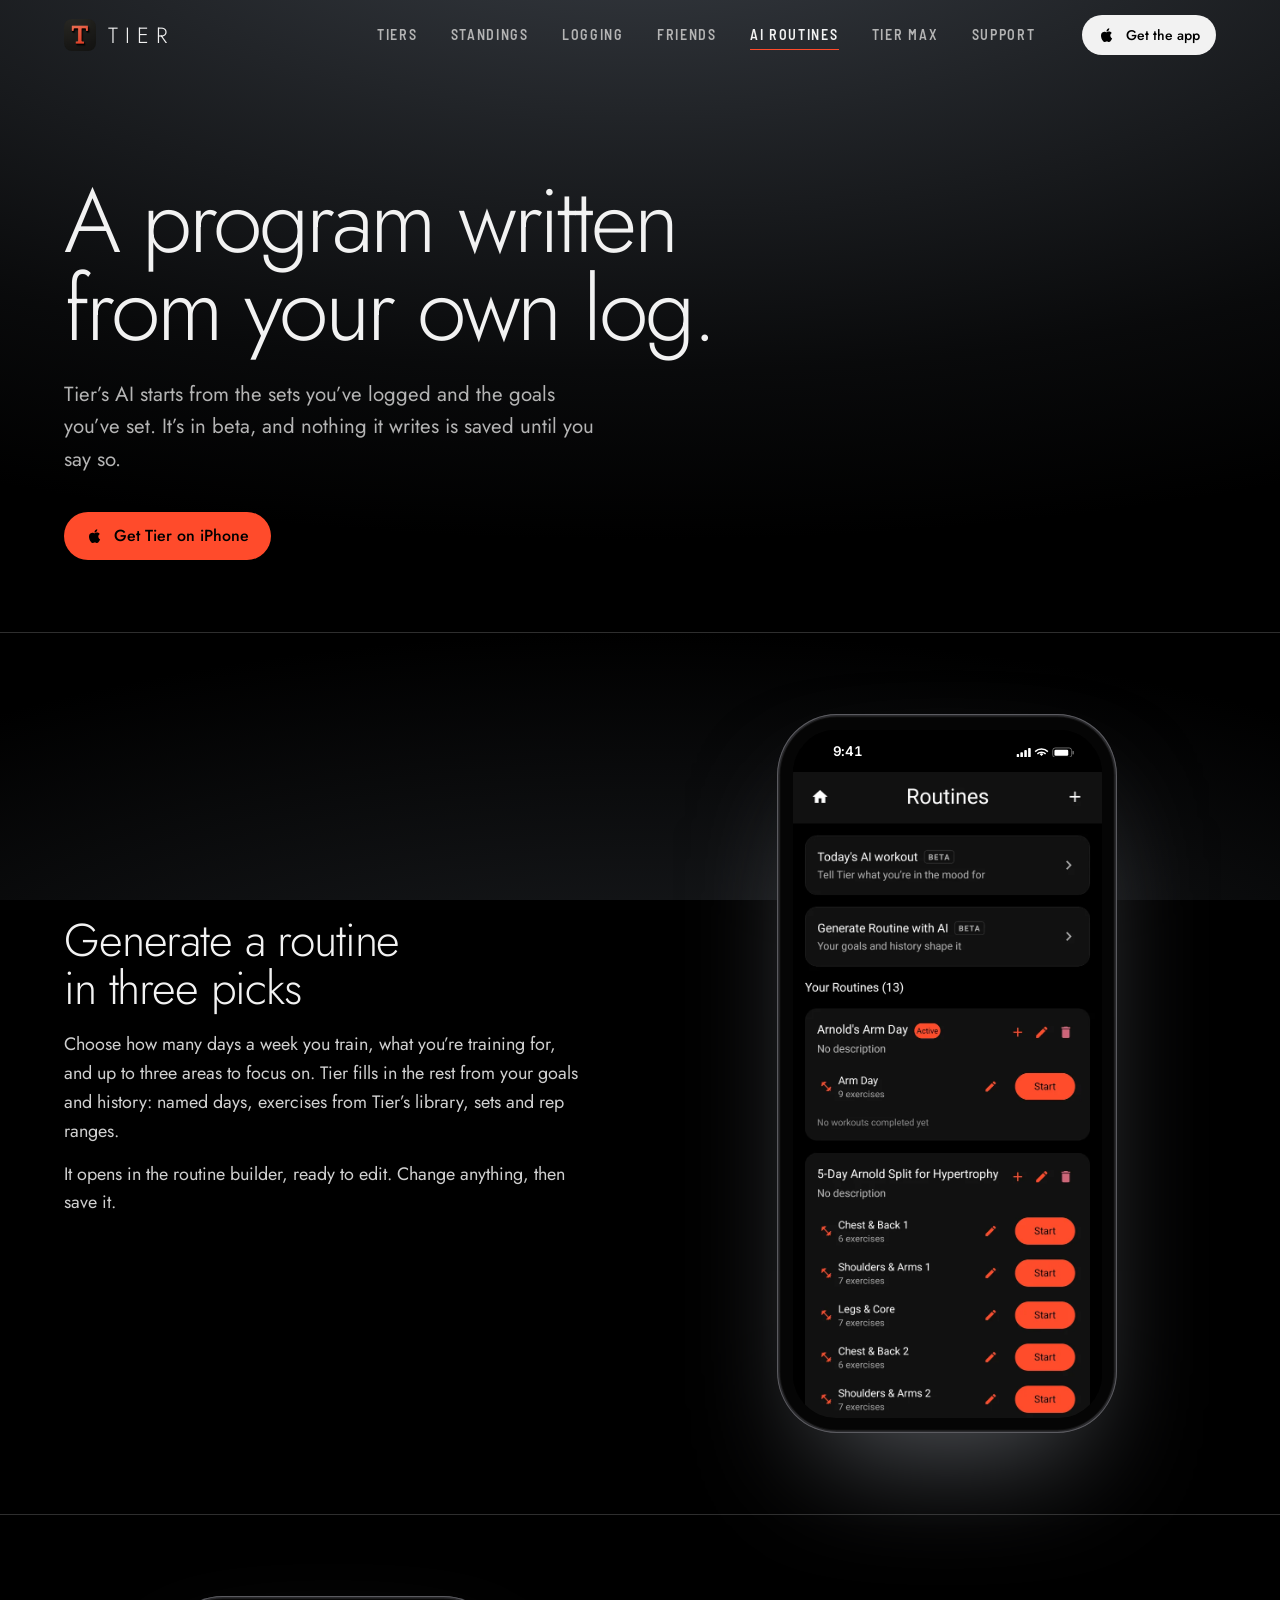
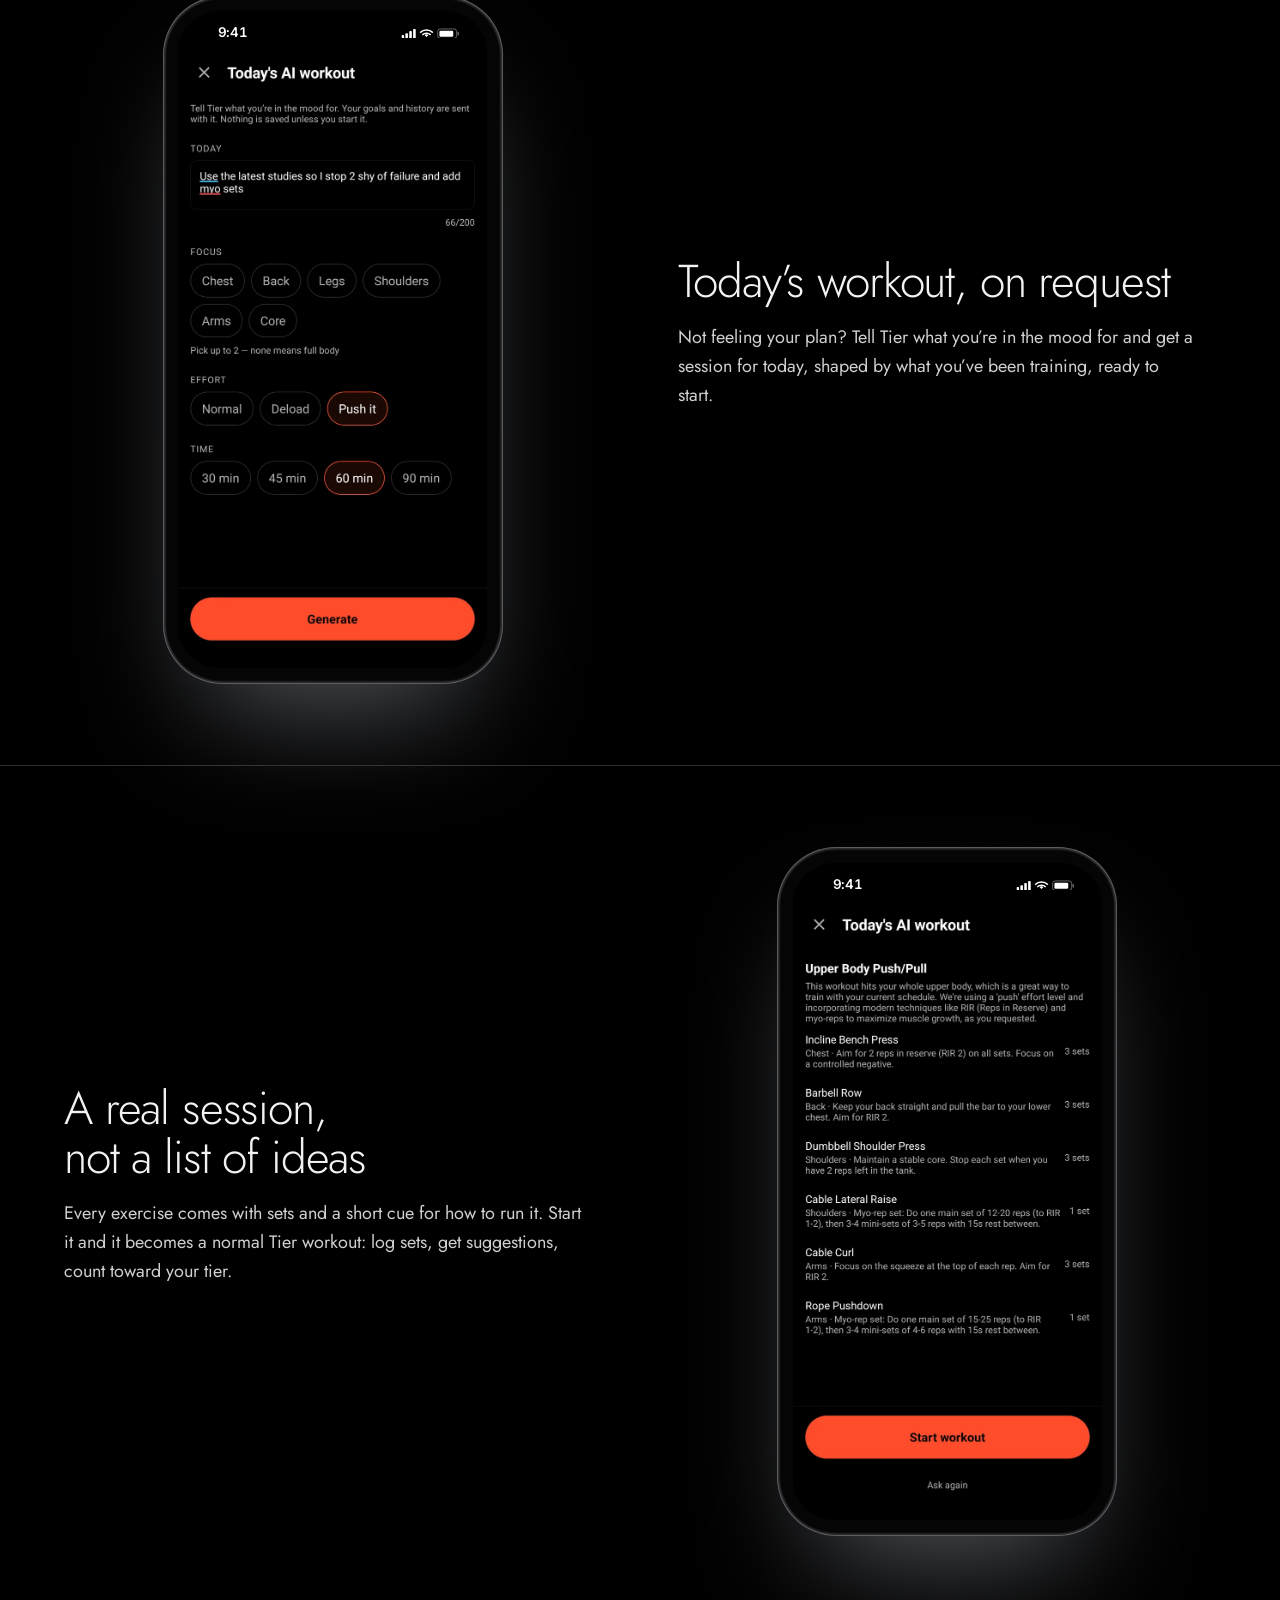
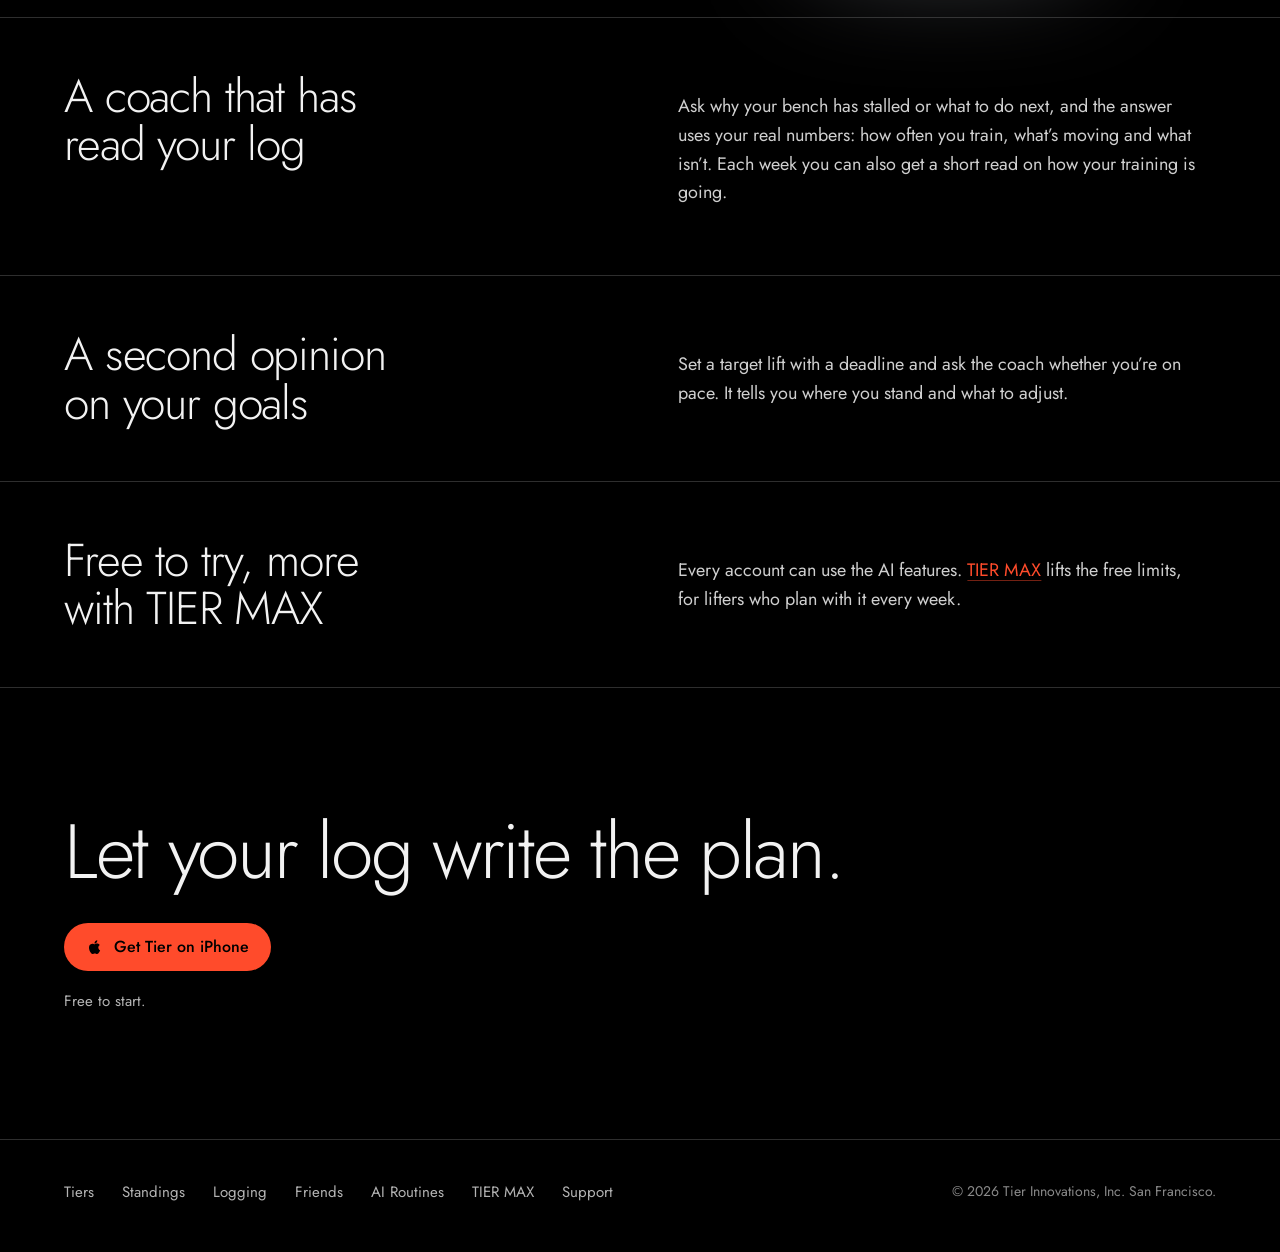
<file: ai-routines.html>
<!DOCTYPE html>
<html lang="en">
<head>
<meta charset="utf-8">
<meta name="viewport" content="width=device-width, initial-scale=1, viewport-fit=cover">
<title>AI Routines — Tier Athletics</title>
<meta name="description" content="Generate a training program from your goals and your own training history, get today's workout on demand, and ask a coach that has read your log.">
<link rel="canonical" href="https://tierathletics.app/ai-routines.html">
<meta property="og:title" content="AI Routines — Tier Athletics">
<meta property="og:description" content="Generate a training program from your goals and your own training history, get today's workout on demand, and ask a coach that has read your log.">
<meta property="og:image" content="https://tierathletics.app/assets/og.png">
<meta name="apple-itunes-app" content="app-id=6743146228">
<meta name="theme-color" content="#000000">
<link rel="icon" href="assets/favicon.png">
<link rel="apple-touch-icon" href="assets/apple-touch-icon.png">
<link rel="preconnect" href="https://fonts.googleapis.com">
<link rel="preconnect" href="https://fonts.gstatic.com" crossorigin>
<link href="https://fonts.googleapis.com/css2?family=Barlow+Semi+Condensed:wght@500;600&family=Inter:wght@600&family=Jost:wght@100;200;300;400;500&display=swap" rel="stylesheet">
<link rel="stylesheet" href="styles.css?v=20260914j">
</head>
<body class="fpage">
<a class="skip" href="#main">Skip to content</a>
<div class="aurora" aria-hidden="true"></div>
<header class="bar">
  <a class="wordmark" href="/" aria-label="Tier Athletics home">
    <img src="assets/apple-touch-icon.png" alt="" width="32" height="32">
    <span>TIER</span>
  </a>
  <nav class="tabs" aria-label="Primary">
    <a class="tab" href="/#rung-1">Tiers</a>
    <a class="tab" href="standings.html">Standings</a>
    <a class="tab" href="logging.html">Logging</a>
    <a class="tab" href="friends.html">Friends</a>
    <a class="tab" href="ai-routines.html" aria-current="page">AI Routines</a>
    <a class="tab" href="tier-max.html">TIER MAX</a>
    <a class="tab" href="support.html">Support</a>
  </nav>
  <a class="store small" href="https://apps.apple.com/app/apple-store/id6743146228?pt=127595726&amp;ct=website&amp;mt=8"><svg viewBox="0 0 24 24" aria-hidden="true"><path fill="currentColor" d="M16.37 12.73c-.02-2.3 1.88-3.4 1.97-3.46-1.07-1.57-2.74-1.78-3.33-1.8-1.42-.14-2.77.84-3.49.84-.72 0-1.83-.82-3.01-.8-1.55.02-2.98.9-3.78 2.29-1.61 2.8-.41 6.94 1.16 9.21.77 1.11 1.68 2.36 2.88 2.31 1.16-.05 1.59-.75 2.99-.75 1.39 0 1.79.75 3.01.72 1.24-.02 2.03-1.13 2.79-2.25.88-1.29 1.24-2.54 1.26-2.6-.03-.01-2.42-.93-2.45-3.71ZM14.1 5.95c.64-.77 1.07-1.85.95-2.92-.92.04-2.03.61-2.69 1.38-.59.68-1.1 1.77-.97 2.82 1.03.08 2.07-.52 2.71-1.28Z"/></svg>
    Get the app</a>
</header>
<main id="main">
  <section class="fhero">
    <h1>A program written from your own log.</h1>
    <p class="lede">Tier&rsquo;s AI starts from the sets you&rsquo;ve logged and the goals you&rsquo;ve set. It&rsquo;s in beta, and nothing it writes is saved until you say so.</p>
    <a class="store accent" href="https://apps.apple.com/app/apple-store/id6743146228?pt=127595726&amp;ct=website&amp;mt=8"><svg viewBox="0 0 24 24" aria-hidden="true"><path fill="currentColor" d="M16.37 12.73c-.02-2.3 1.88-3.4 1.97-3.46-1.07-1.57-2.74-1.78-3.33-1.8-1.42-.14-2.77.84-3.49.84-.72 0-1.83-.82-3.01-.8-1.55.02-2.98.9-3.78 2.29-1.61 2.8-.41 6.94 1.16 9.21.77 1.11 1.68 2.36 2.88 2.31 1.16-.05 1.59-.75 2.99-.75 1.39 0 1.79.75 3.01.72 1.24-.02 2.03-1.13 2.79-2.25.88-1.29 1.24-2.54 1.26-2.6-.03-.01-2.42-.93-2.45-3.71ZM14.1 5.95c.64-.77 1.07-1.85.95-2.92-.92.04-2.03.61-2.69 1.38-.59.68-1.1 1.77-.97 2.82 1.03.08 2.07-.52 2.71-1.28Z"/></svg>
      Get Tier on iPhone</a>
  </section>
  <section class="frow">
    <div class="fcopy"><h2>Generate a routine in three picks</h2><p>Choose how many days a week you train, what you&rsquo;re training for, and up to three areas to focus on. Tier fills in the rest from your goals and history: named days, exercises from Tier&rsquo;s library, sets and rep ranges.</p><p>It opens in the routine builder, ready to edit. Change anything, then save it.</p></div>
    <figure class="iphone fit"><div class="iphone-frame"><div class="iphone-screen"><div class="ios-bar" aria-hidden="true"><span class="ios-time">9:41</span><i class="island"></i><svg class="ios-icons" viewBox="0 0 68 12" aria-hidden="true"><g fill="#fff"><rect x="0" y="8" width="3" height="4" rx="1"/><rect x="4.5" y="6" width="3" height="6" rx="1"/><rect x="9" y="3.5" width="3" height="8.5" rx="1"/><rect x="13.5" y="1" width="3" height="11" rx="1"/><path d="M29 3.2a9.6 9.6 0 0 1 6.8 2.8l1.2-1.3A11.4 11.4 0 0 0 29 1.4a11.4 11.4 0 0 0-8 3.3L22.2 6A9.6 9.6 0 0 1 29 3.2Zm0 3.6a5.9 5.9 0 0 1 4.2 1.7l1.2-1.3A7.7 7.7 0 0 0 29 5a7.7 7.7 0 0 0-5.4 2.2l1.2 1.3A5.9 5.9 0 0 1 29 6.8Zm0 3.6-2.1-2.1a3 3 0 0 1 4.2 0Z"/><rect x="42" y="1" width="22" height="11" rx="3" fill="none" stroke="#fff" stroke-opacity=".45"/><rect x="44" y="3" width="16" height="7" rx="1.5"/><rect x="65" y="4.5" width="1.5" height="4" rx=".75" fill-opacity=".45"/></g></svg></div><div class="iphone-scroll" tabindex="0" aria-label="Scrollable app screen"><img src="assets/scr-routines-list.webp" width="720" height="1505" loading="lazy" style="--android:0.000" alt="Tier's Routines screen with the AI workout and AI routine options above a saved five-day split."></div></div></div></figure>
  </section>
  <section class="frow flip">
    <div class="fcopy"><h2>Today&rsquo;s workout, on request</h2><p>Not feeling your plan? Tell Tier what you&rsquo;re in the mood for and get a session for today, shaped by what you&rsquo;ve been training, ready to start.</p></div>
    <figure class="iphone fit"><div class="iphone-frame"><div class="iphone-screen"><div class="ios-bar" aria-hidden="true"><span class="ios-time">9:41</span><i class="island"></i><svg class="ios-icons" viewBox="0 0 68 12" aria-hidden="true"><g fill="#fff"><rect x="0" y="8" width="3" height="4" rx="1"/><rect x="4.5" y="6" width="3" height="6" rx="1"/><rect x="9" y="3.5" width="3" height="8.5" rx="1"/><rect x="13.5" y="1" width="3" height="11" rx="1"/><path d="M29 3.2a9.6 9.6 0 0 1 6.8 2.8l1.2-1.3A11.4 11.4 0 0 0 29 1.4a11.4 11.4 0 0 0-8 3.3L22.2 6A9.6 9.6 0 0 1 29 3.2Zm0 3.6a5.9 5.9 0 0 1 4.2 1.7l1.2-1.3A7.7 7.7 0 0 0 29 5a7.7 7.7 0 0 0-5.4 2.2l1.2 1.3A5.9 5.9 0 0 1 29 6.8Zm0 3.6-2.1-2.1a3 3 0 0 1 4.2 0Z"/><rect x="42" y="1" width="22" height="11" rx="3" fill="none" stroke="#fff" stroke-opacity=".45"/><rect x="44" y="3" width="16" height="7" rx="1.5"/><rect x="65" y="4.5" width="1.5" height="4" rx=".75" fill-opacity=".45"/></g></svg></div><div class="iphone-scroll" tabindex="0" aria-label="Scrollable app screen"><img src="assets/scr-ai-prompt.webp" width="720" height="1479" loading="lazy" style="--android:0.062" alt="Tier's AI workout request: a typed request, focus areas, effort and time options, and a Generate button."></div></div></div></figure>
  </section>
  <section class="frow">
    <div class="fcopy"><h2>A real session, not a list of ideas</h2><p>Every exercise comes with sets and a short cue for how to run it. Start it and it becomes a normal Tier workout: log sets, get suggestions, count toward your tier.</p></div>
    <figure class="iphone fit"><div class="iphone-frame"><div class="iphone-screen"><div class="ios-bar" aria-hidden="true"><span class="ios-time">9:41</span><i class="island"></i><svg class="ios-icons" viewBox="0 0 68 12" aria-hidden="true"><g fill="#fff"><rect x="0" y="8" width="3" height="4" rx="1"/><rect x="4.5" y="6" width="3" height="6" rx="1"/><rect x="9" y="3.5" width="3" height="8.5" rx="1"/><rect x="13.5" y="1" width="3" height="11" rx="1"/><path d="M29 3.2a9.6 9.6 0 0 1 6.8 2.8l1.2-1.3A11.4 11.4 0 0 0 29 1.4a11.4 11.4 0 0 0-8 3.3L22.2 6A9.6 9.6 0 0 1 29 3.2Zm0 3.6a5.9 5.9 0 0 1 4.2 1.7l1.2-1.3A7.7 7.7 0 0 0 29 5a7.7 7.7 0 0 0-5.4 2.2l1.2 1.3A5.9 5.9 0 0 1 29 6.8Zm0 3.6-2.1-2.1a3 3 0 0 1 4.2 0Z"/><rect x="42" y="1" width="22" height="11" rx="3" fill="none" stroke="#fff" stroke-opacity=".45"/><rect x="44" y="3" width="16" height="7" rx="1.5"/><rect x="65" y="4.5" width="1.5" height="4" rx=".75" fill-opacity=".45"/></g></svg></div><div class="iphone-scroll" tabindex="0" aria-label="Scrollable app screen"><img src="assets/scr-ai-result.webp" width="720" height="1479" loading="lazy" style="--android:0.062" alt="Today's AI workout: upper body push and pull with incline bench, barbell row, dumbbell shoulder press, cable lateral raise, cable curl and rope pushdown."></div></div></div></figure>
  </section>
  <section class="frow textonly">
    <div class="fcopy"><h2>A coach that has read your log</h2><p>Ask why your bench has stalled or what to do next, and the answer uses your real numbers: how often you train, what&rsquo;s moving and what isn&rsquo;t. Each week you can also get a short read on how your training is going.</p></div>
    
  </section>
  <section class="frow textonly">
    <div class="fcopy"><h2>A second opinion on your goals</h2><p>Set a target lift with a deadline and ask the coach whether you&rsquo;re on pace. It tells you where you stand and what to adjust.</p></div>
    
  </section>
  <section class="frow textonly">
    <div class="fcopy"><h2>Free to try, more with TIER MAX</h2><p>Every account can use the AI features. <a class="max" href="tier-max.html">TIER MAX</a> lifts the free limits, for lifters who plan with it every week.</p></div>
    
  </section>
  <section class="fclose">
    <h2>Let your log write the plan.</h2>
    <a class="store accent" href="https://apps.apple.com/app/apple-store/id6743146228?pt=127595726&amp;ct=website&amp;mt=8"><svg viewBox="0 0 24 24" aria-hidden="true"><path fill="currentColor" d="M16.37 12.73c-.02-2.3 1.88-3.4 1.97-3.46-1.07-1.57-2.74-1.78-3.33-1.8-1.42-.14-2.77.84-3.49.84-.72 0-1.83-.82-3.01-.8-1.55.02-2.98.9-3.78 2.29-1.61 2.8-.41 6.94 1.16 9.21.77 1.11 1.68 2.36 2.88 2.31 1.16-.05 1.59-.75 2.99-.75 1.39 0 1.79.75 3.01.72 1.24-.02 2.03-1.13 2.79-2.25.88-1.29 1.24-2.54 1.26-2.6-.03-.01-2.42-.93-2.45-3.71ZM14.1 5.95c.64-.77 1.07-1.85.95-2.92-.92.04-2.03.61-2.69 1.38-.59.68-1.1 1.77-.97 2.82 1.03.08 2.07-.52 2.71-1.28Z"/></svg>
      Get Tier on iPhone</a>
    <p class="note">Free to start.</p>
  </section>
</main>
<footer class="foot">
  <nav aria-label="Footer">
    <a href="/#rung-1">Tiers</a>
    <a href="standings.html">Standings</a>
    <a href="logging.html">Logging</a>
    <a href="friends.html">Friends</a>
    <a href="ai-routines.html">AI Routines</a>
    <a href="tier-max.html">TIER MAX</a>
    <a href="support.html">Support</a>
  </nav>
  <small>&copy; 2026 Tier Innovations, Inc. San Francisco.</small>
</footer>
</body>
</html>
</file>
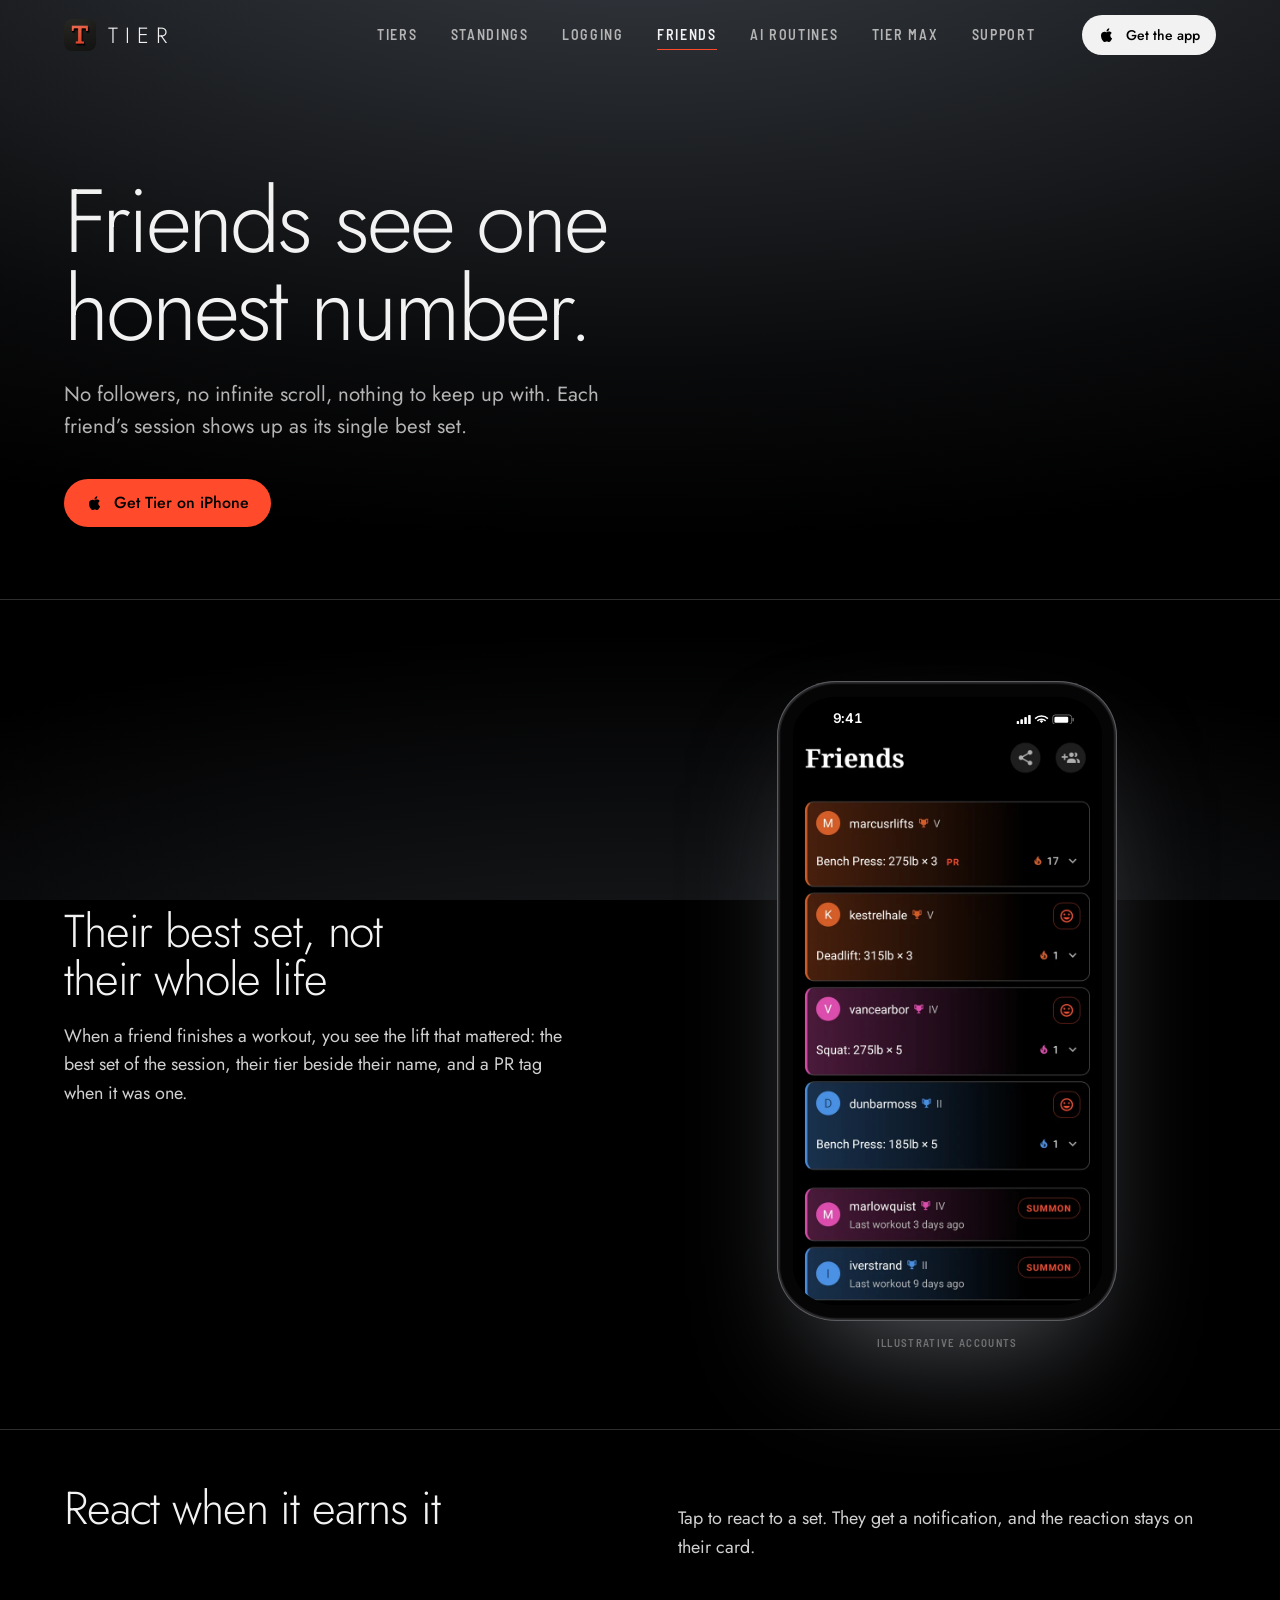
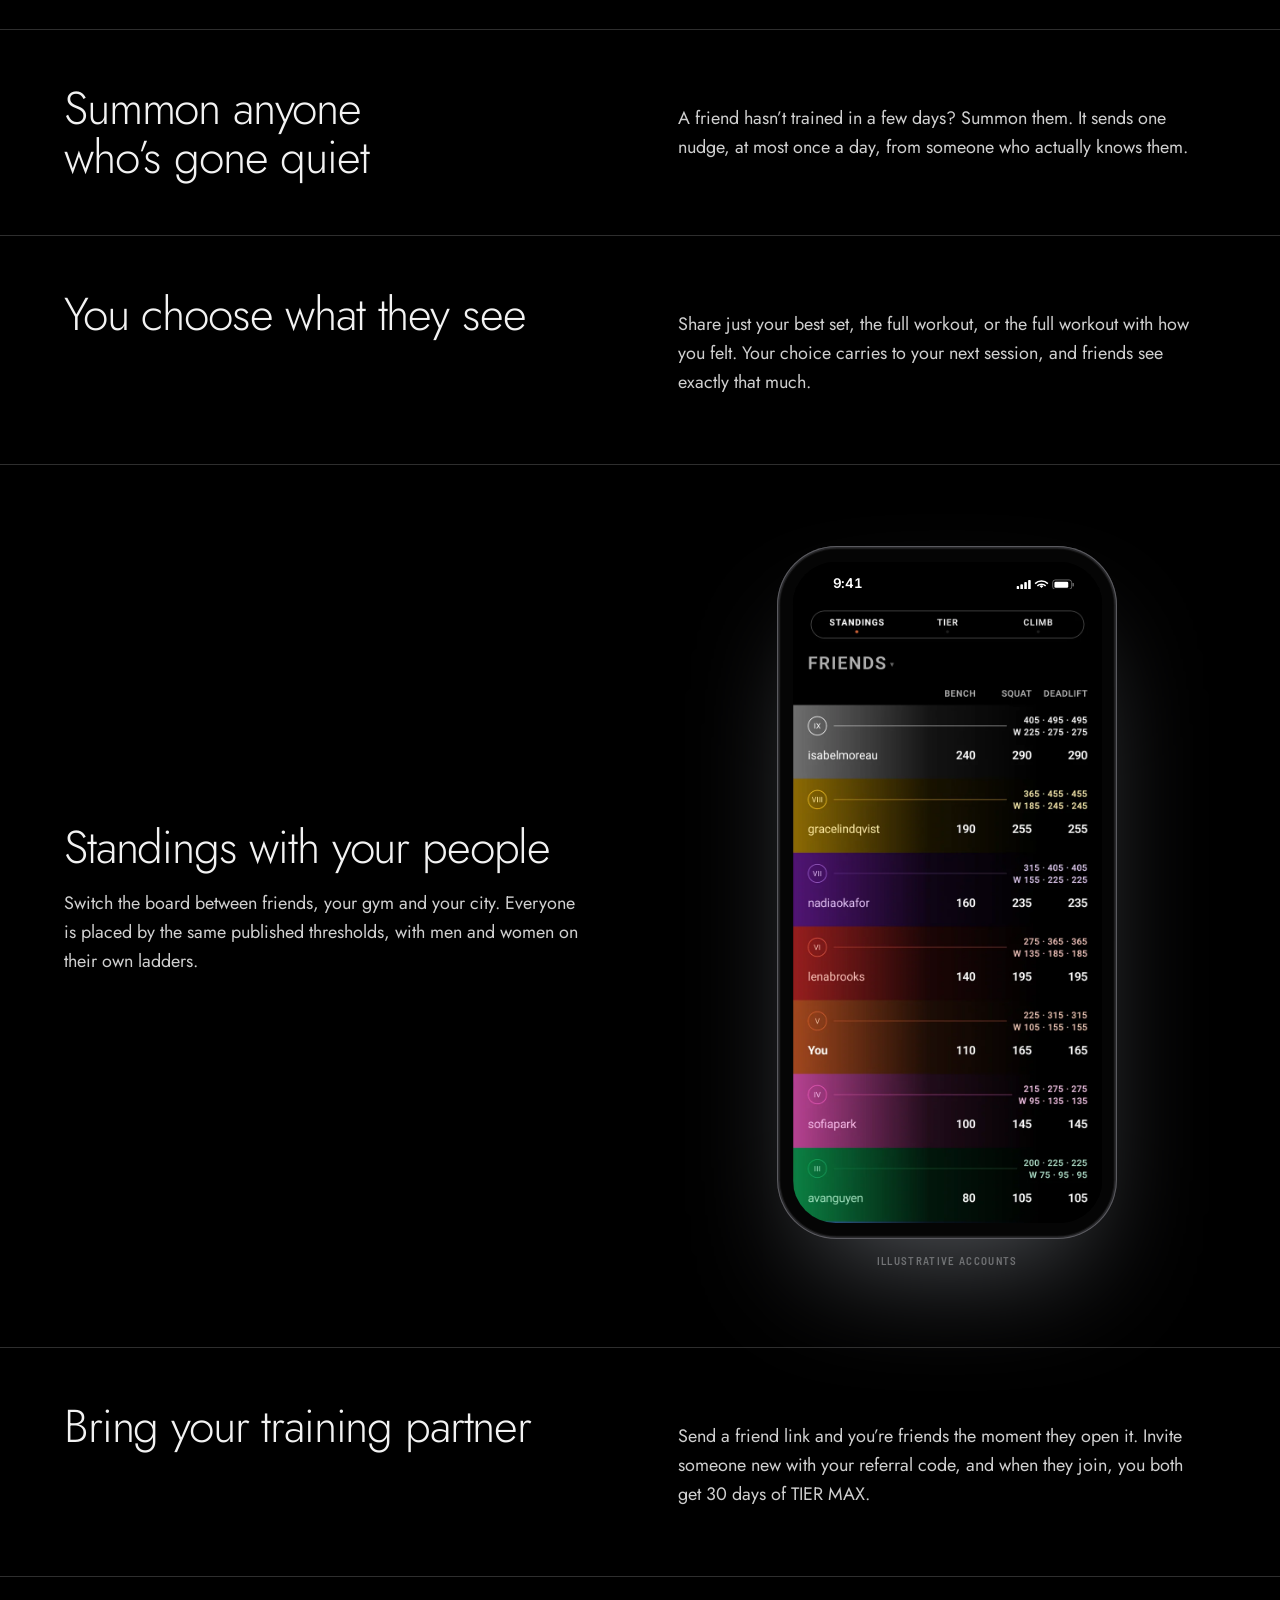
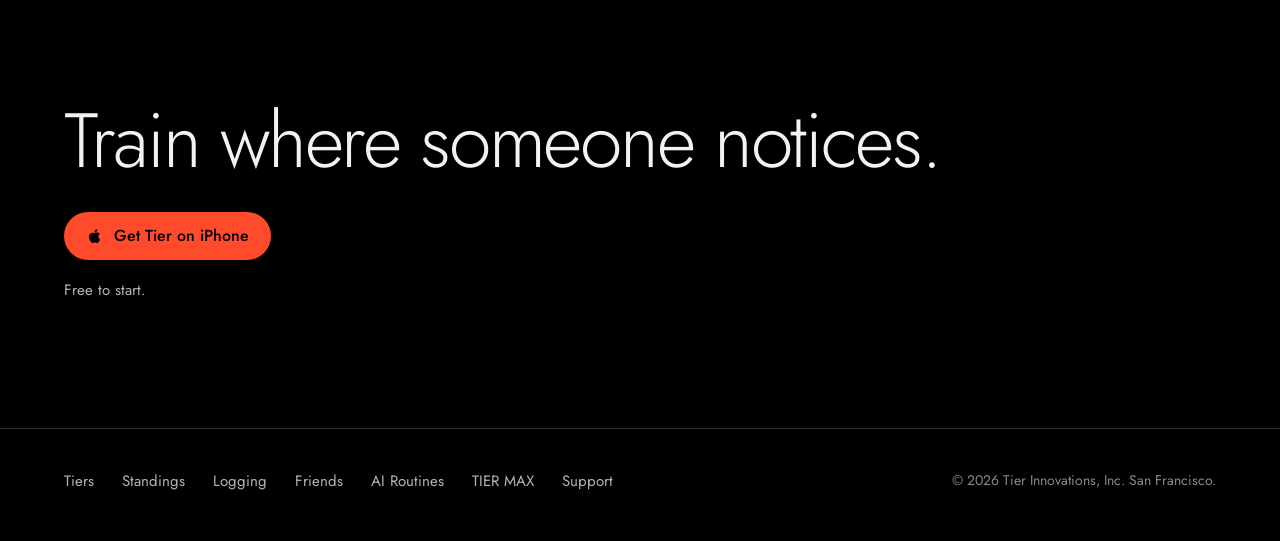
<file: friends.html>
<!DOCTYPE html>
<html lang="en">
<head>
<meta charset="utf-8">
<meta name="viewport" content="width=device-width, initial-scale=1, viewport-fit=cover">
<title>Friends — Tier Athletics</title>
<meta name="description" content="Not a feed. See each friend's best set from their session, react to it, summon anyone who has gone quiet, and compare standings with friends, your gym and your city.">
<link rel="canonical" href="https://tierathletics.app/friends.html">
<meta property="og:title" content="Friends — Tier Athletics">
<meta property="og:description" content="Not a feed. See each friend's best set from their session, react to it, summon anyone who has gone quiet, and compare standings with friends, your gym and your city.">
<meta property="og:image" content="https://tierathletics.app/assets/og.png">
<meta name="apple-itunes-app" content="app-id=6743146228">
<meta name="theme-color" content="#000000">
<link rel="icon" href="assets/favicon.png">
<link rel="apple-touch-icon" href="assets/apple-touch-icon.png">
<link rel="preconnect" href="https://fonts.googleapis.com">
<link rel="preconnect" href="https://fonts.gstatic.com" crossorigin>
<link href="https://fonts.googleapis.com/css2?family=Barlow+Semi+Condensed:wght@500;600&family=Inter:wght@600&family=Jost:wght@100;200;300;400;500&display=swap" rel="stylesheet">
<link rel="stylesheet" href="styles.css?v=20260914j">
</head>
<body class="fpage">
<a class="skip" href="#main">Skip to content</a>
<div class="aurora" aria-hidden="true"></div>
<header class="bar">
  <a class="wordmark" href="/" aria-label="Tier Athletics home">
    <img src="assets/apple-touch-icon.png" alt="" width="32" height="32">
    <span>TIER</span>
  </a>
  <nav class="tabs" aria-label="Primary">
    <a class="tab" href="/#rung-1">Tiers</a>
    <a class="tab" href="standings.html">Standings</a>
    <a class="tab" href="logging.html">Logging</a>
    <a class="tab" href="friends.html" aria-current="page">Friends</a>
    <a class="tab" href="ai-routines.html">AI Routines</a>
    <a class="tab" href="tier-max.html">TIER MAX</a>
    <a class="tab" href="support.html">Support</a>
  </nav>
  <a class="store small" href="https://apps.apple.com/app/apple-store/id6743146228?pt=127595726&amp;ct=website&amp;mt=8"><svg viewBox="0 0 24 24" aria-hidden="true"><path fill="currentColor" d="M16.37 12.73c-.02-2.3 1.88-3.4 1.97-3.46-1.07-1.57-2.74-1.78-3.33-1.8-1.42-.14-2.77.84-3.49.84-.72 0-1.83-.82-3.01-.8-1.55.02-2.98.9-3.78 2.29-1.61 2.8-.41 6.94 1.16 9.21.77 1.11 1.68 2.36 2.88 2.31 1.16-.05 1.59-.75 2.99-.75 1.39 0 1.79.75 3.01.72 1.24-.02 2.03-1.13 2.79-2.25.88-1.29 1.24-2.54 1.26-2.6-.03-.01-2.42-.93-2.45-3.71ZM14.1 5.95c.64-.77 1.07-1.85.95-2.92-.92.04-2.03.61-2.69 1.38-.59.68-1.1 1.77-.97 2.82 1.03.08 2.07-.52 2.71-1.28Z"/></svg>
    Get the app</a>
</header>
<main id="main">
  <section class="fhero">
    <h1>Friends see one honest number.</h1>
    <p class="lede">No followers, no infinite scroll, nothing to keep up with. Each friend&rsquo;s session shows up as its single best set.</p>
    <a class="store accent" href="https://apps.apple.com/app/apple-store/id6743146228?pt=127595726&amp;ct=website&amp;mt=8"><svg viewBox="0 0 24 24" aria-hidden="true"><path fill="currentColor" d="M16.37 12.73c-.02-2.3 1.88-3.4 1.97-3.46-1.07-1.57-2.74-1.78-3.33-1.8-1.42-.14-2.77.84-3.49.84-.72 0-1.83-.82-3.01-.8-1.55.02-2.98.9-3.78 2.29-1.61 2.8-.41 6.94 1.16 9.21.77 1.11 1.68 2.36 2.88 2.31 1.16-.05 1.59-.75 2.99-.75 1.39 0 1.79.75 3.01.72 1.24-.02 2.03-1.13 2.79-2.25.88-1.29 1.24-2.54 1.26-2.6-.03-.01-2.42-.93-2.45-3.71ZM14.1 5.95c.64-.77 1.07-1.85.95-2.92-.92.04-2.03.61-2.69 1.38-.59.68-1.1 1.77-.97 2.82 1.03.08 2.07-.52 2.71-1.28Z"/></svg>
      Get Tier on iPhone</a>
  </section>
  <section class="frow">
    <div class="fcopy"><h2>Their best set, not their whole life</h2><p>When a friend finishes a workout, you see the lift that mattered: the best set of the session, their tier beside their name, and a PR tag when it was one.</p></div>
    <figure class="iphone fit"><div class="iphone-frame"><div class="iphone-screen"><div class="ios-bar" aria-hidden="true"><span class="ios-time">9:41</span><i class="island"></i><svg class="ios-icons" viewBox="0 0 68 12" aria-hidden="true"><g fill="#fff"><rect x="0" y="8" width="3" height="4" rx="1"/><rect x="4.5" y="6" width="3" height="6" rx="1"/><rect x="9" y="3.5" width="3" height="8.5" rx="1"/><rect x="13.5" y="1" width="3" height="11" rx="1"/><path d="M29 3.2a9.6 9.6 0 0 1 6.8 2.8l1.2-1.3A11.4 11.4 0 0 0 29 1.4a11.4 11.4 0 0 0-8 3.3L22.2 6A9.6 9.6 0 0 1 29 3.2Zm0 3.6a5.9 5.9 0 0 1 4.2 1.7l1.2-1.3A7.7 7.7 0 0 0 29 5a7.7 7.7 0 0 0-5.4 2.2l1.2 1.3A5.9 5.9 0 0 1 29 6.8Zm0 3.6-2.1-2.1a3 3 0 0 1 4.2 0Z"/><rect x="42" y="1" width="22" height="11" rx="3" fill="none" stroke="#fff" stroke-opacity=".45"/><rect x="44" y="3" width="16" height="7" rx="1.5"/><rect x="65" y="4.5" width="1.5" height="4" rx=".75" fill-opacity=".45"/></g></svg></div><div class="iphone-scroll" tabindex="0" aria-label="Scrollable app screen"><img src="assets/scr-friends.webp" width="720" height="1320" loading="lazy" style="--android:0.000" alt="Tier's Friends tab: friends' best sets with tiers, a PR tag, reactions, and Summon buttons for friends who have gone quiet."></div></div></div><figcaption>Illustrative accounts</figcaption></figure>
  </section>
  <section class="frow textonly">
    <div class="fcopy"><h2>React when it earns it</h2><p>Tap to react to a set. They get a notification, and the reaction stays on their card.</p></div>
    
  </section>
  <section class="frow textonly">
    <div class="fcopy"><h2>Summon anyone who&rsquo;s gone quiet</h2><p>A friend hasn&rsquo;t trained in a few days? Summon them. It sends one nudge, at most once a day, from someone who actually knows them.</p></div>
    
  </section>
  <section class="frow textonly">
    <div class="fcopy"><h2>You choose what they see</h2><p>Share just your best set, the full workout, or the full workout with how you felt. Your choice carries to your next session, and friends see exactly that much.</p></div>
    
  </section>
  <section class="frow">
    <div class="fcopy"><h2>Standings with your people</h2><p>Switch the board between friends, your gym and your city. Everyone is placed by the same published thresholds, with men and women on their own ladders.</p></div>
    <figure class="iphone"><div class="iphone-frame"><div class="iphone-screen"><div class="ios-bar" aria-hidden="true"><span class="ios-time">9:41</span><i class="island"></i><svg class="ios-icons" viewBox="0 0 68 12" aria-hidden="true"><g fill="#fff"><rect x="0" y="8" width="3" height="4" rx="1"/><rect x="4.5" y="6" width="3" height="6" rx="1"/><rect x="9" y="3.5" width="3" height="8.5" rx="1"/><rect x="13.5" y="1" width="3" height="11" rx="1"/><path d="M29 3.2a9.6 9.6 0 0 1 6.8 2.8l1.2-1.3A11.4 11.4 0 0 0 29 1.4a11.4 11.4 0 0 0-8 3.3L22.2 6A9.6 9.6 0 0 1 29 3.2Zm0 3.6a5.9 5.9 0 0 1 4.2 1.7l1.2-1.3A7.7 7.7 0 0 0 29 5a7.7 7.7 0 0 0-5.4 2.2l1.2 1.3A5.9 5.9 0 0 1 29 6.8Zm0 3.6-2.1-2.1a3 3 0 0 1 4.2 0Z"/><rect x="42" y="1" width="22" height="11" rx="3" fill="none" stroke="#fff" stroke-opacity=".45"/><rect x="44" y="3" width="16" height="7" rx="1.5"/><rect x="65" y="4.5" width="1.5" height="4" rx=".75" fill-opacity=".45"/></g></svg></div><div class="iphone-scroll" tabindex="0" aria-label="Scrollable app screen"><img src="assets/scr-standings.webp" width="720" height="2036" loading="lazy" style="--android:0.057" alt="Tier's Standings screen: nine tier bands from IX to I, each with a lifter's bench, squat and deadlift."></div></div></div><figcaption>Illustrative accounts</figcaption></figure>
  </section>
  <section class="frow textonly">
    <div class="fcopy"><h2>Bring your training partner</h2><p>Send a friend link and you&rsquo;re friends the moment they open it. Invite someone new with your referral code, and when they join, you both get 30 days of TIER MAX.</p></div>
    
  </section>
  <section class="fclose">
    <h2>Train where someone notices.</h2>
    <a class="store accent" href="https://apps.apple.com/app/apple-store/id6743146228?pt=127595726&amp;ct=website&amp;mt=8"><svg viewBox="0 0 24 24" aria-hidden="true"><path fill="currentColor" d="M16.37 12.73c-.02-2.3 1.88-3.4 1.97-3.46-1.07-1.57-2.74-1.78-3.33-1.8-1.42-.14-2.77.84-3.49.84-.72 0-1.83-.82-3.01-.8-1.55.02-2.98.9-3.78 2.29-1.61 2.8-.41 6.94 1.16 9.21.77 1.11 1.68 2.36 2.88 2.31 1.16-.05 1.59-.75 2.99-.75 1.39 0 1.79.75 3.01.72 1.24-.02 2.03-1.13 2.79-2.25.88-1.29 1.24-2.54 1.26-2.6-.03-.01-2.42-.93-2.45-3.71ZM14.1 5.95c.64-.77 1.07-1.85.95-2.92-.92.04-2.03.61-2.69 1.38-.59.68-1.1 1.77-.97 2.82 1.03.08 2.07-.52 2.71-1.28Z"/></svg>
      Get Tier on iPhone</a>
    <p class="note">Free to start.</p>
  </section>
</main>
<footer class="foot">
  <nav aria-label="Footer">
    <a href="/#rung-1">Tiers</a>
    <a href="standings.html">Standings</a>
    <a href="logging.html">Logging</a>
    <a href="friends.html">Friends</a>
    <a href="ai-routines.html">AI Routines</a>
    <a href="tier-max.html">TIER MAX</a>
    <a href="support.html">Support</a>
  </nav>
  <small>&copy; 2026 Tier Innovations, Inc. San Francisco.</small>
</footer>
</body>
</html>
</file>
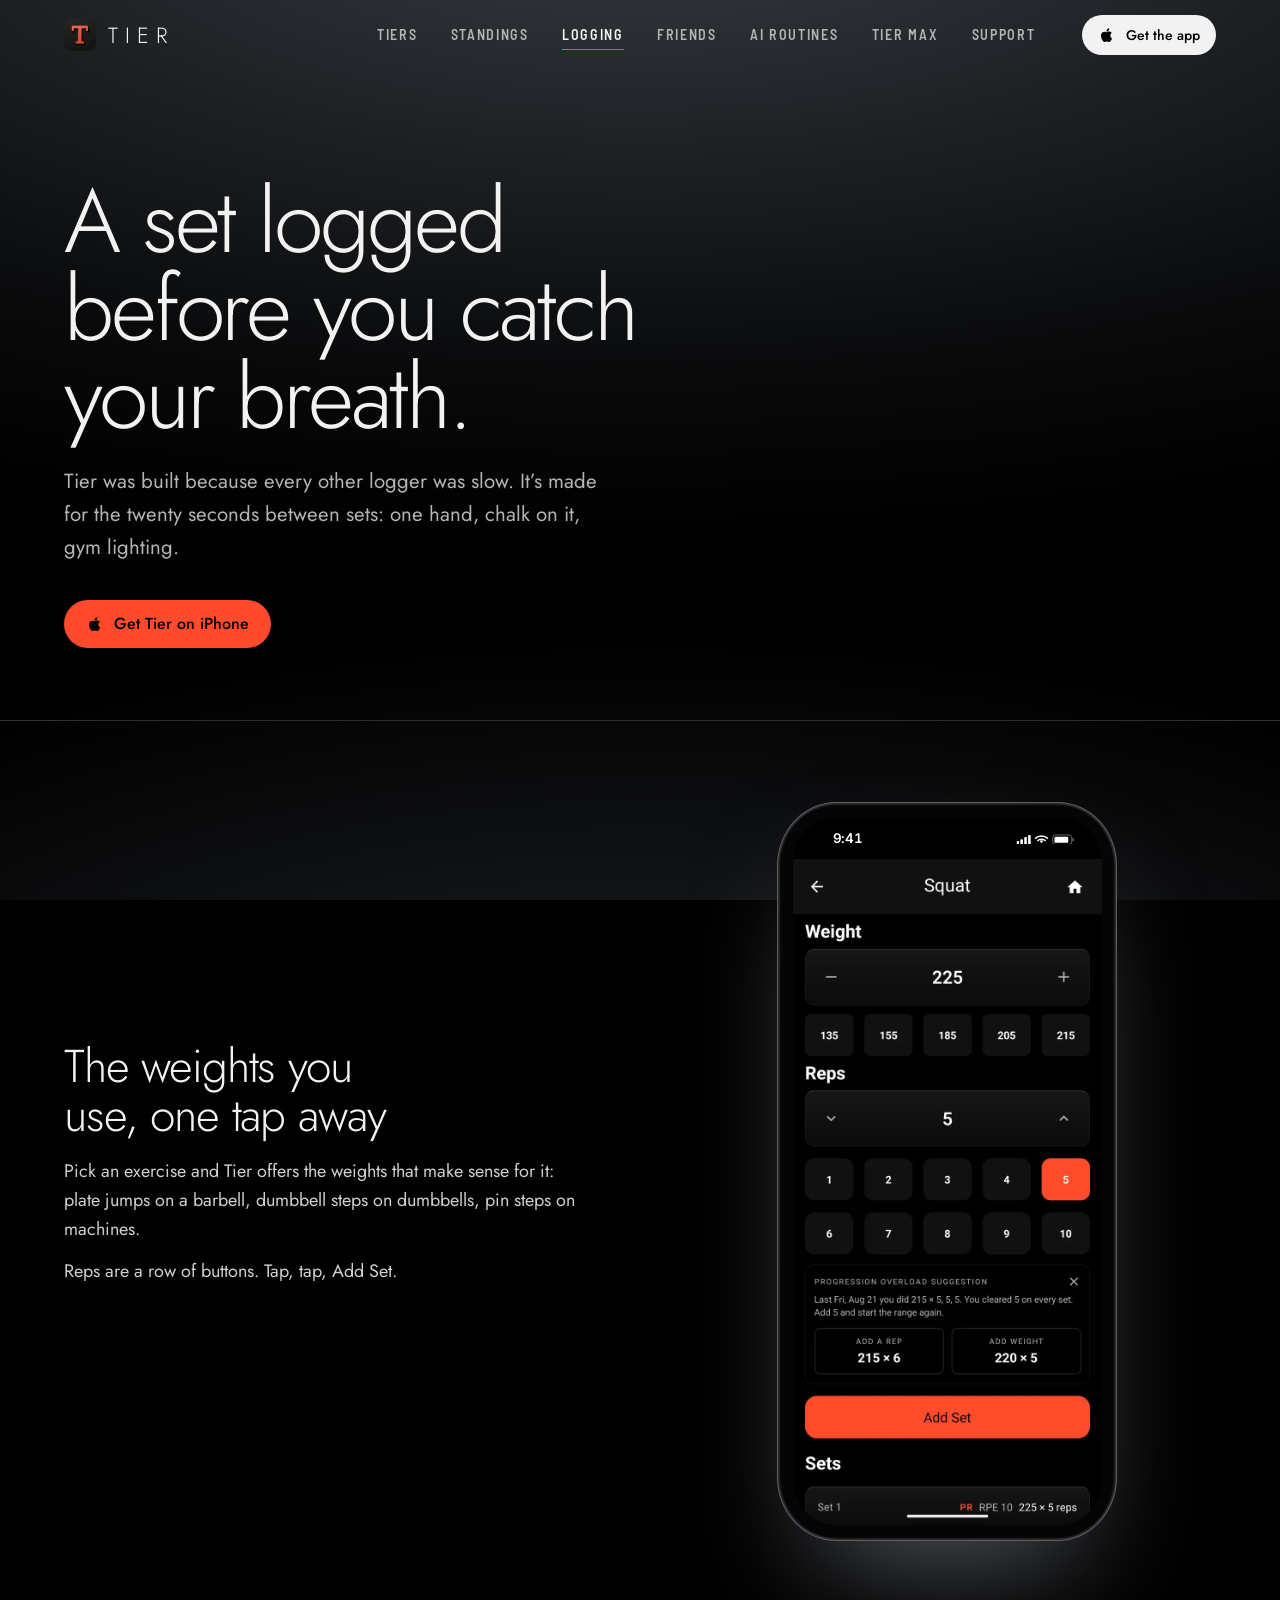
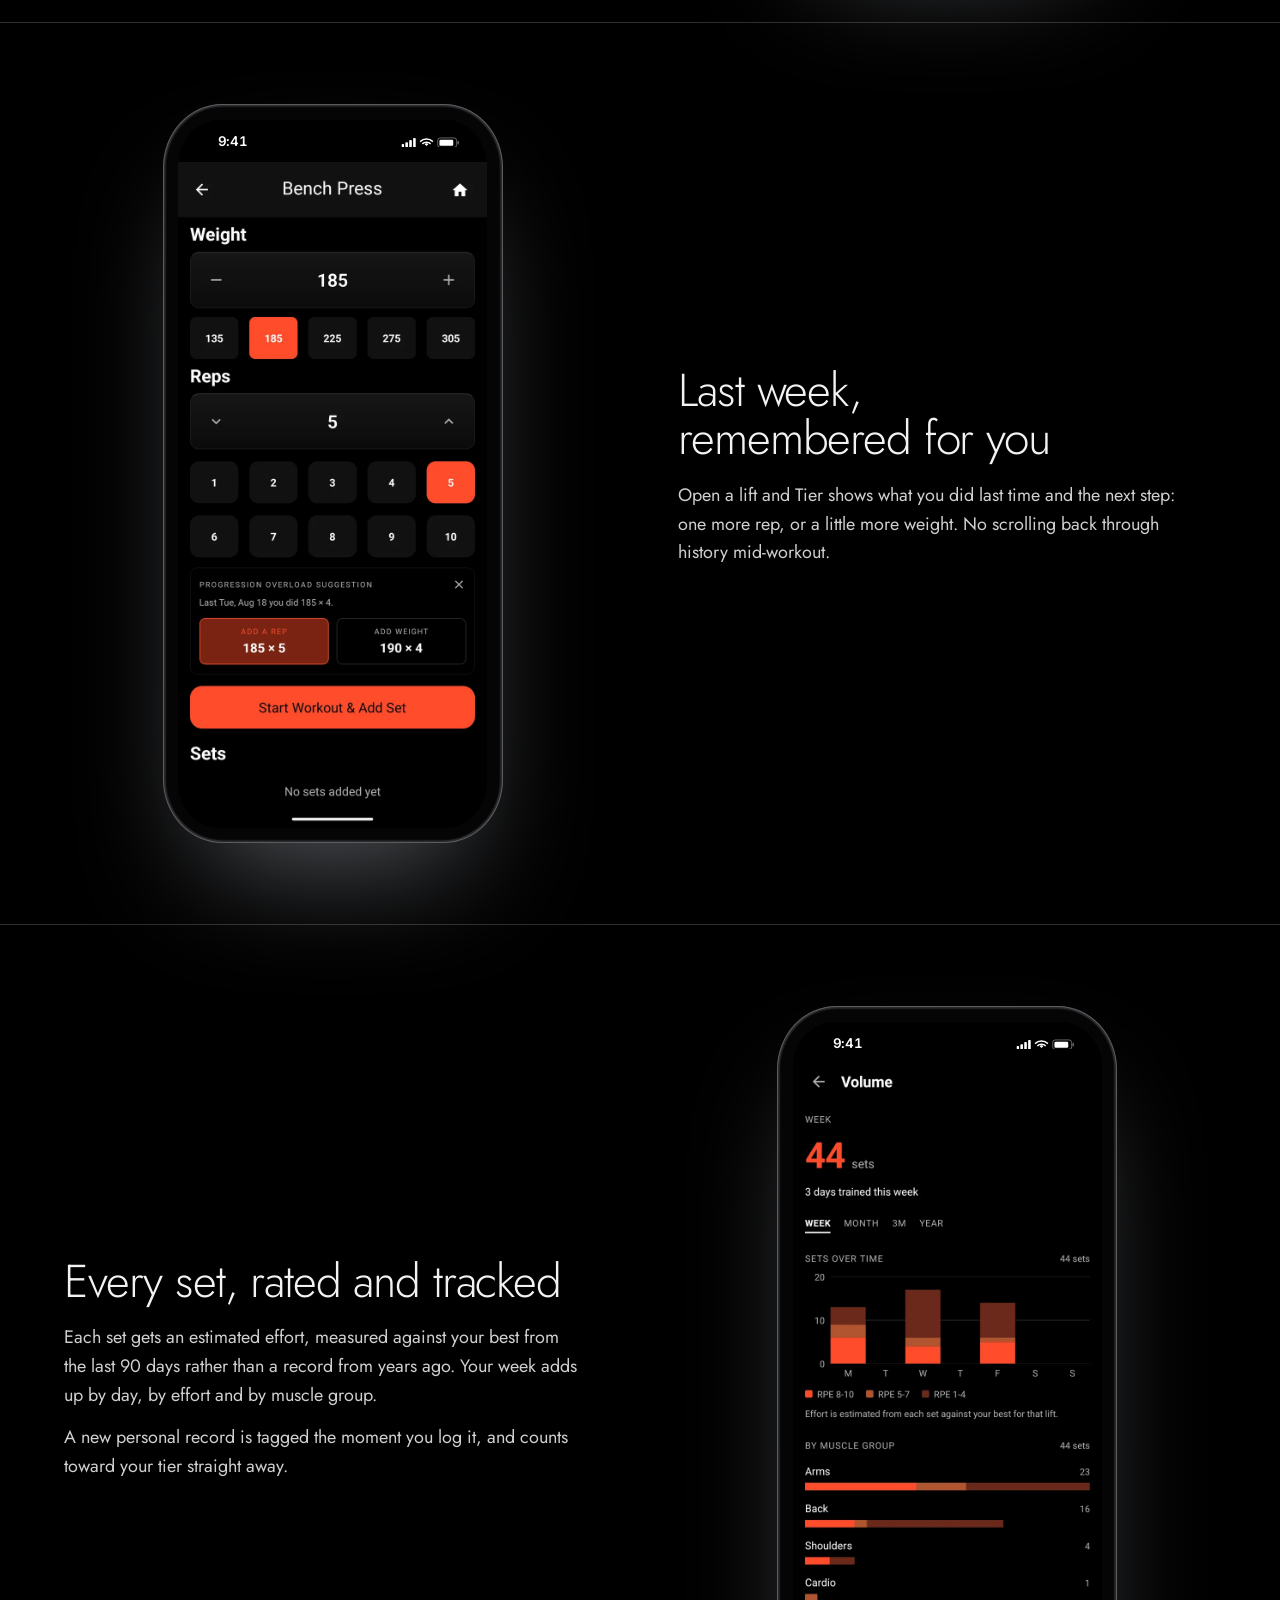
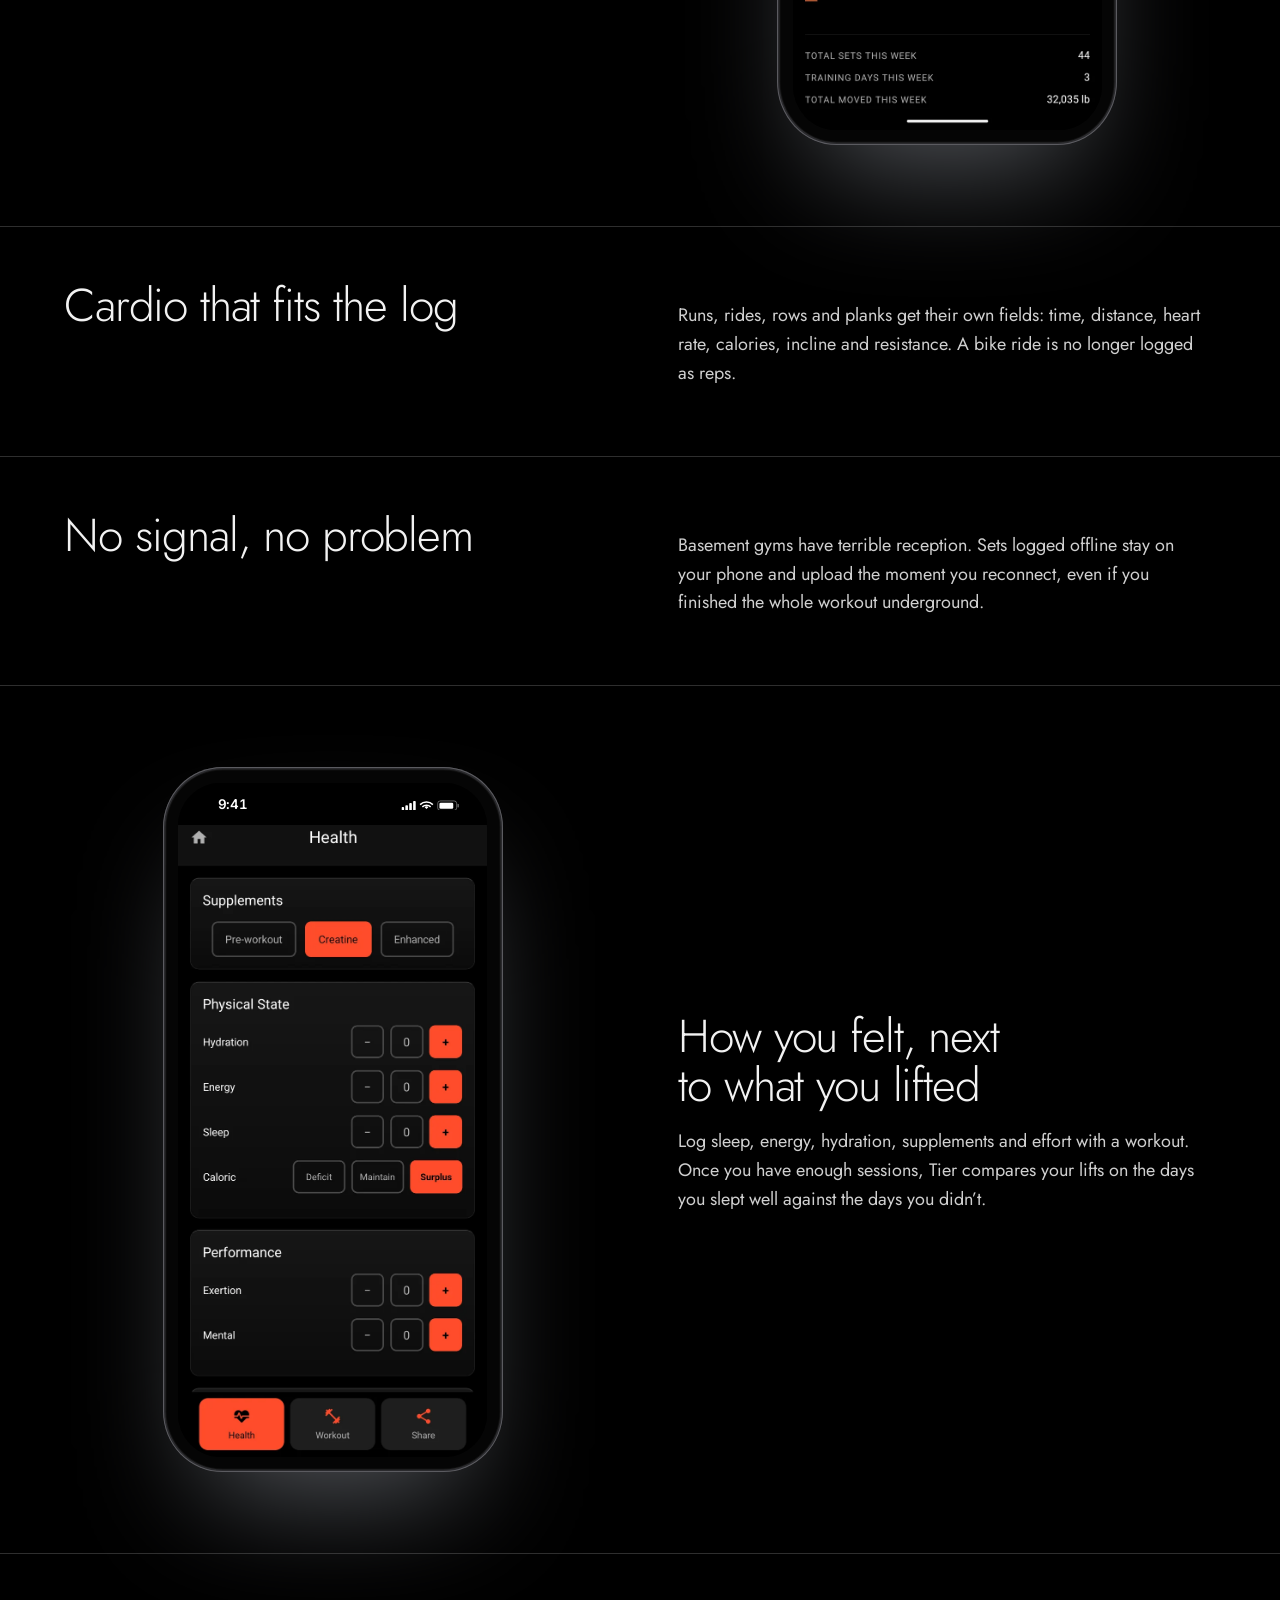
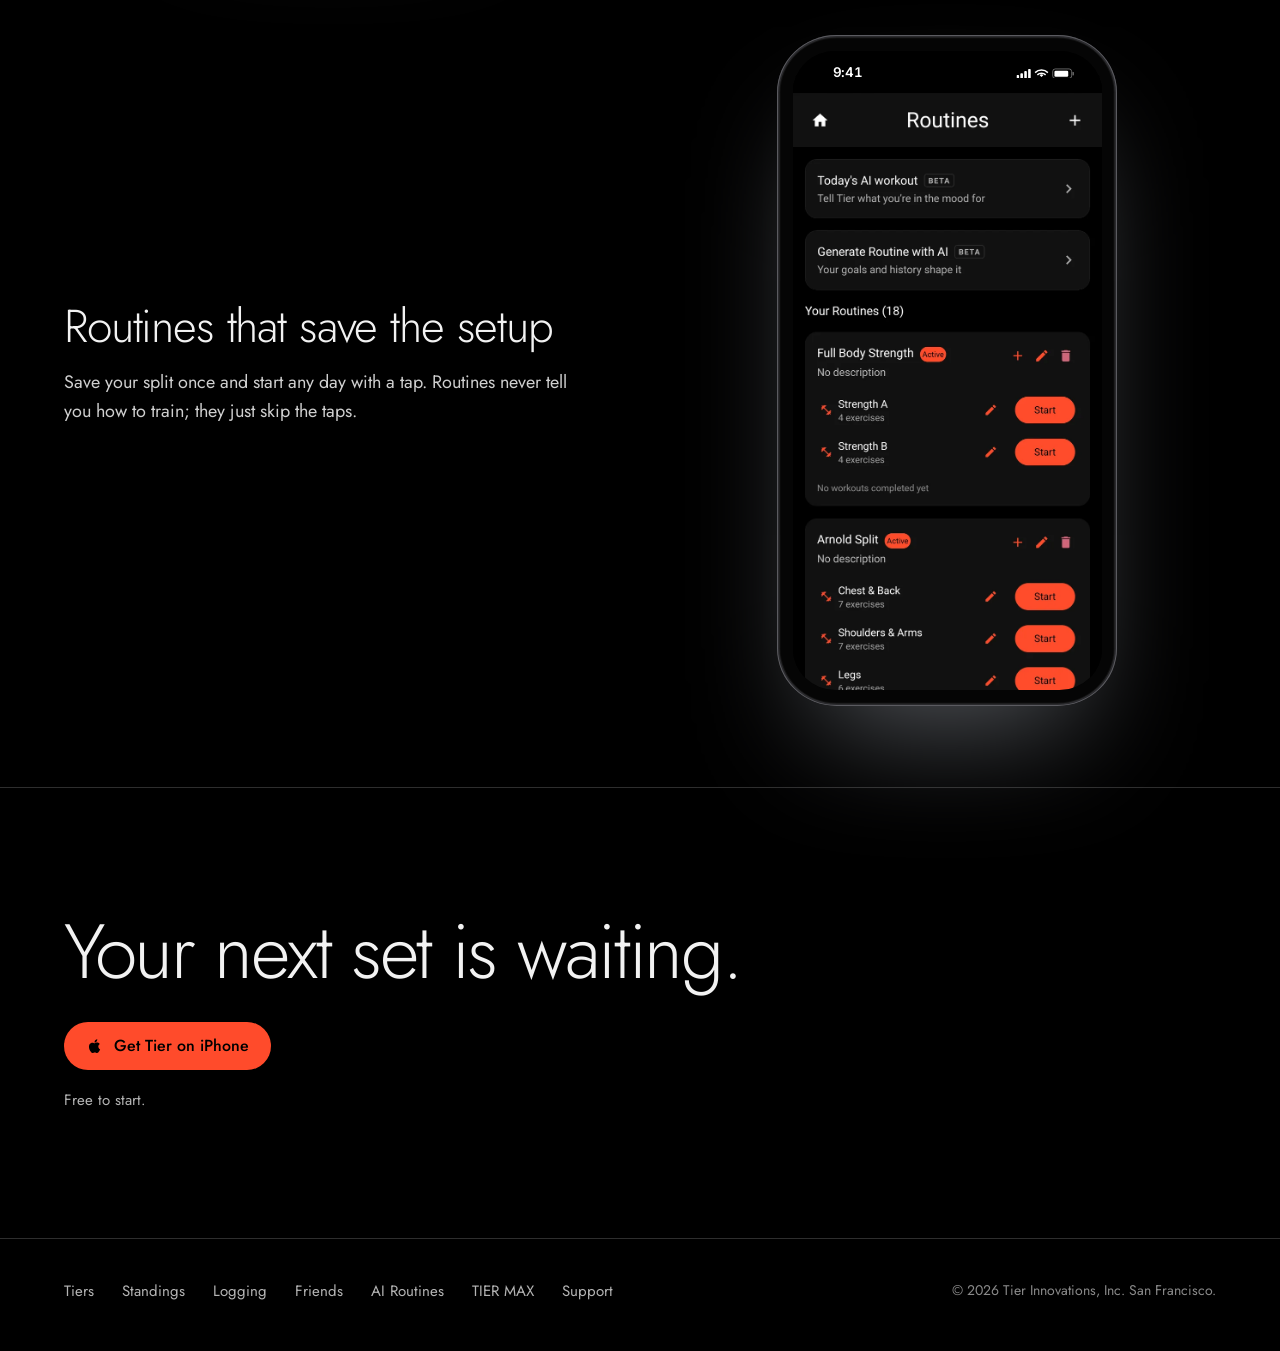
<file: logging.html>
<!DOCTYPE html>
<html lang="en">
<head>
<meta charset="utf-8">
<meta name="viewport" content="width=device-width, initial-scale=1, viewport-fit=cover">
<title>Logging — Tier Athletics</title>
<meta name="description" content="Log a set in a few taps, between sets, with one hand. Weight presets for your equipment, progression suggestions, PRs tagged as they happen, cardio, and offline logging.">
<link rel="canonical" href="https://tierathletics.app/logging.html">
<meta property="og:title" content="Logging — Tier Athletics">
<meta property="og:description" content="Log a set in a few taps, between sets, with one hand. Weight presets for your equipment, progression suggestions, PRs tagged as they happen, cardio, and offline logging.">
<meta property="og:image" content="https://tierathletics.app/assets/og.png">
<meta name="apple-itunes-app" content="app-id=6743146228">
<meta name="theme-color" content="#000000">
<link rel="icon" href="assets/favicon.png">
<link rel="apple-touch-icon" href="assets/apple-touch-icon.png">
<link rel="preconnect" href="https://fonts.googleapis.com">
<link rel="preconnect" href="https://fonts.gstatic.com" crossorigin>
<link href="https://fonts.googleapis.com/css2?family=Barlow+Semi+Condensed:wght@500;600&family=Inter:wght@600&family=Jost:wght@100;200;300;400;500&display=swap" rel="stylesheet">
<link rel="stylesheet" href="styles.css?v=20260914j">
</head>
<body class="fpage">
<a class="skip" href="#main">Skip to content</a>
<div class="aurora" aria-hidden="true"></div>
<header class="bar">
  <a class="wordmark" href="/" aria-label="Tier Athletics home">
    <img src="assets/apple-touch-icon.png" alt="" width="32" height="32">
    <span>TIER</span>
  </a>
  <nav class="tabs" aria-label="Primary">
    <a class="tab" href="/#rung-1">Tiers</a>
    <a class="tab" href="standings.html">Standings</a>
    <a class="tab" href="logging.html" aria-current="page">Logging</a>
    <a class="tab" href="friends.html">Friends</a>
    <a class="tab" href="ai-routines.html">AI Routines</a>
    <a class="tab" href="tier-max.html">TIER MAX</a>
    <a class="tab" href="support.html">Support</a>
  </nav>
  <a class="store small" href="https://apps.apple.com/app/apple-store/id6743146228?pt=127595726&amp;ct=website&amp;mt=8"><svg viewBox="0 0 24 24" aria-hidden="true"><path fill="currentColor" d="M16.37 12.73c-.02-2.3 1.88-3.4 1.97-3.46-1.07-1.57-2.74-1.78-3.33-1.8-1.42-.14-2.77.84-3.49.84-.72 0-1.83-.82-3.01-.8-1.55.02-2.98.9-3.78 2.29-1.61 2.8-.41 6.94 1.16 9.21.77 1.11 1.68 2.36 2.88 2.31 1.16-.05 1.59-.75 2.99-.75 1.39 0 1.79.75 3.01.72 1.24-.02 2.03-1.13 2.79-2.25.88-1.29 1.24-2.54 1.26-2.6-.03-.01-2.42-.93-2.45-3.71ZM14.1 5.95c.64-.77 1.07-1.85.95-2.92-.92.04-2.03.61-2.69 1.38-.59.68-1.1 1.77-.97 2.82 1.03.08 2.07-.52 2.71-1.28Z"/></svg>
    Get the app</a>
</header>
<main id="main">
  <section class="fhero">
    <h1>A set logged before you catch your breath.</h1>
    <p class="lede">Tier was built because every other logger was slow. It&rsquo;s made for the twenty seconds between sets: one hand, chalk on it, gym lighting.</p>
    <a class="store accent" href="https://apps.apple.com/app/apple-store/id6743146228?pt=127595726&amp;ct=website&amp;mt=8"><svg viewBox="0 0 24 24" aria-hidden="true"><path fill="currentColor" d="M16.37 12.73c-.02-2.3 1.88-3.4 1.97-3.46-1.07-1.57-2.74-1.78-3.33-1.8-1.42-.14-2.77.84-3.49.84-.72 0-1.83-.82-3.01-.8-1.55.02-2.98.9-3.78 2.29-1.61 2.8-.41 6.94 1.16 9.21.77 1.11 1.68 2.36 2.88 2.31 1.16-.05 1.59-.75 2.99-.75 1.39 0 1.79.75 3.01.72 1.24-.02 2.03-1.13 2.79-2.25.88-1.29 1.24-2.54 1.26-2.6-.03-.01-2.42-.93-2.45-3.71ZM14.1 5.95c.64-.77 1.07-1.85.95-2.92-.92.04-2.03.61-2.69 1.38-.59.68-1.1 1.77-.97 2.82 1.03.08 2.07-.52 2.71-1.28Z"/></svg>
      Get Tier on iPhone</a>
  </section>
  <section class="frow">
    <div class="fcopy"><h2>The weights you use, one tap away</h2><p>Pick an exercise and Tier offers the weights that make sense for it: plate jumps on a barbell, dumbbell steps on dumbbells, pin steps on machines.</p><p>Reps are a row of buttons. Tap, tap, Add Set.</p></div>
    <figure class="iphone fit"><div class="iphone-frame"><div class="iphone-screen"><div class="ios-bar" aria-hidden="true"><span class="ios-time">9:41</span><i class="island"></i><svg class="ios-icons" viewBox="0 0 68 12" aria-hidden="true"><g fill="#fff"><rect x="0" y="8" width="3" height="4" rx="1"/><rect x="4.5" y="6" width="3" height="6" rx="1"/><rect x="9" y="3.5" width="3" height="8.5" rx="1"/><rect x="13.5" y="1" width="3" height="11" rx="1"/><path d="M29 3.2a9.6 9.6 0 0 1 6.8 2.8l1.2-1.3A11.4 11.4 0 0 0 29 1.4a11.4 11.4 0 0 0-8 3.3L22.2 6A9.6 9.6 0 0 1 29 3.2Zm0 3.6a5.9 5.9 0 0 1 4.2 1.7l1.2-1.3A7.7 7.7 0 0 0 29 5a7.7 7.7 0 0 0-5.4 2.2l1.2 1.3A5.9 5.9 0 0 1 29 6.8Zm0 3.6-2.1-2.1a3 3 0 0 1 4.2 0Z"/><rect x="42" y="1" width="22" height="11" rx="3" fill="none" stroke="#fff" stroke-opacity=".45"/><rect x="44" y="3" width="16" height="7" rx="1.5"/><rect x="65" y="4.5" width="1.5" height="4" rx=".75" fill-opacity=".45"/></g></svg></div><div class="iphone-scroll" tabindex="0" aria-label="Scrollable app screen"><img src="assets/scr-log.webp" width="720" height="1600" loading="lazy" style="--android:0.066" alt="Tier's logging screen for squat: 225 pounds for 5 reps, quick-pick weights, rep buttons, a progression suggestion and an Add Set button."></div></div></div></figure>
  </section>
  <section class="frow flip">
    <div class="fcopy"><h2>Last week, remembered for you</h2><p>Open a lift and Tier shows what you did last time and the next step: one more rep, or a little more weight. No scrolling back through history mid-workout.</p></div>
    <figure class="iphone fit"><div class="iphone-frame"><div class="iphone-screen"><div class="ios-bar" aria-hidden="true"><span class="ios-time">9:41</span><i class="island"></i><svg class="ios-icons" viewBox="0 0 68 12" aria-hidden="true"><g fill="#fff"><rect x="0" y="8" width="3" height="4" rx="1"/><rect x="4.5" y="6" width="3" height="6" rx="1"/><rect x="9" y="3.5" width="3" height="8.5" rx="1"/><rect x="13.5" y="1" width="3" height="11" rx="1"/><path d="M29 3.2a9.6 9.6 0 0 1 6.8 2.8l1.2-1.3A11.4 11.4 0 0 0 29 1.4a11.4 11.4 0 0 0-8 3.3L22.2 6A9.6 9.6 0 0 1 29 3.2Zm0 3.6a5.9 5.9 0 0 1 4.2 1.7l1.2-1.3A7.7 7.7 0 0 0 29 5a7.7 7.7 0 0 0-5.4 2.2l1.2 1.3A5.9 5.9 0 0 1 29 6.8Zm0 3.6-2.1-2.1a3 3 0 0 1 4.2 0Z"/><rect x="42" y="1" width="22" height="11" rx="3" fill="none" stroke="#fff" stroke-opacity=".45"/><rect x="44" y="3" width="16" height="7" rx="1.5"/><rect x="65" y="4.5" width="1.5" height="4" rx=".75" fill-opacity=".45"/></g></svg></div><div class="iphone-scroll" tabindex="0" aria-label="Scrollable app screen"><img src="assets/scr-progress.webp" width="720" height="1600" loading="lazy" style="--android:0.066" alt="Tier's bench press screen with a progression suggestion: last Tuesday 185 by 4; add a rep for 185 by 5 or add weight for 190 by 4."></div></div></div></figure>
  </section>
  <section class="frow">
    <div class="fcopy"><h2>Every set, rated and tracked</h2><p>Each set gets an estimated effort, measured against your best from the last 90 days rather than a record from years ago. Your week adds up by day, by effort and by muscle group.</p><p>A new personal record is tagged the moment you log it, and counts toward your tier straight away.</p></div>
    <figure class="iphone fit"><div class="iphone-frame"><div class="iphone-screen"><div class="ios-bar" aria-hidden="true"><span class="ios-time">9:41</span><i class="island"></i><svg class="ios-icons" viewBox="0 0 68 12" aria-hidden="true"><g fill="#fff"><rect x="0" y="8" width="3" height="4" rx="1"/><rect x="4.5" y="6" width="3" height="6" rx="1"/><rect x="9" y="3.5" width="3" height="8.5" rx="1"/><rect x="13.5" y="1" width="3" height="11" rx="1"/><path d="M29 3.2a9.6 9.6 0 0 1 6.8 2.8l1.2-1.3A11.4 11.4 0 0 0 29 1.4a11.4 11.4 0 0 0-8 3.3L22.2 6A9.6 9.6 0 0 1 29 3.2Zm0 3.6a5.9 5.9 0 0 1 4.2 1.7l1.2-1.3A7.7 7.7 0 0 0 29 5a7.7 7.7 0 0 0-5.4 2.2l1.2 1.3A5.9 5.9 0 0 1 29 6.8Zm0 3.6-2.1-2.1a3 3 0 0 1 4.2 0Z"/><rect x="42" y="1" width="22" height="11" rx="3" fill="none" stroke="#fff" stroke-opacity=".45"/><rect x="44" y="3" width="16" height="7" rx="1.5"/><rect x="65" y="4.5" width="1.5" height="4" rx=".75" fill-opacity=".45"/></g></svg></div><div class="iphone-scroll" tabindex="0" aria-label="Scrollable app screen"><img src="assets/scr-volume.webp" width="720" height="1600" loading="lazy" style="--android:0.066" alt="Tier's Volume analysis: 44 sets this week across 3 days, bars split by estimated effort, and sets by muscle group."></div></div></div></figure>
  </section>
  <section class="frow textonly">
    <div class="fcopy"><h2>Cardio that fits the log</h2><p>Runs, rides, rows and planks get their own fields: time, distance, heart rate, calories, incline and resistance. A bike ride is no longer logged as reps.</p></div>
    
  </section>
  <section class="frow textonly">
    <div class="fcopy"><h2>No signal, no problem</h2><p>Basement gyms have terrible reception. Sets logged offline stay on your phone and upload the moment you reconnect, even if you finished the whole workout underground.</p></div>
    
  </section>
  <section class="frow flip">
    <div class="fcopy"><h2>How you felt, next to what you lifted</h2><p>Log sleep, energy, hydration, supplements and effort with a workout. Once you have enough sessions, Tier compares your lifts on the days you slept well against the days you didn&rsquo;t.</p></div>
    <figure class="iphone fit"><div class="iphone-frame"><div class="iphone-screen"><div class="ios-bar" aria-hidden="true"><span class="ios-time">9:41</span><i class="island"></i><svg class="ios-icons" viewBox="0 0 68 12" aria-hidden="true"><g fill="#fff"><rect x="0" y="8" width="3" height="4" rx="1"/><rect x="4.5" y="6" width="3" height="6" rx="1"/><rect x="9" y="3.5" width="3" height="8.5" rx="1"/><rect x="13.5" y="1" width="3" height="11" rx="1"/><path d="M29 3.2a9.6 9.6 0 0 1 6.8 2.8l1.2-1.3A11.4 11.4 0 0 0 29 1.4a11.4 11.4 0 0 0-8 3.3L22.2 6A9.6 9.6 0 0 1 29 3.2Zm0 3.6a5.9 5.9 0 0 1 4.2 1.7l1.2-1.3A7.7 7.7 0 0 0 29 5a7.7 7.7 0 0 0-5.4 2.2l1.2 1.3A5.9 5.9 0 0 1 29 6.8Zm0 3.6-2.1-2.1a3 3 0 0 1 4.2 0Z"/><rect x="42" y="1" width="22" height="11" rx="3" fill="none" stroke="#fff" stroke-opacity=".45"/><rect x="44" y="3" width="16" height="7" rx="1.5"/><rect x="65" y="4.5" width="1.5" height="4" rx=".75" fill-opacity=".45"/></g></svg></div><div class="iphone-scroll" tabindex="0" aria-label="Scrollable app screen"><img src="assets/scr-health.webp" width="720" height="1473" loading="lazy" style="--android:0.000" alt="Tier's health check-in: supplements, hydration, energy, sleep, caloric state, exertion and mental state."></div></div></div></figure>
  </section>
  <section class="frow">
    <div class="fcopy"><h2>Routines that save the setup</h2><p>Save your split once and start any day with a tap. Routines never tell you how to train; they just skip the taps.</p></div>
    <figure class="iphone fit"><div class="iphone-frame"><div class="iphone-screen"><div class="ios-bar" aria-hidden="true"><span class="ios-time">9:41</span><i class="island"></i><svg class="ios-icons" viewBox="0 0 68 12" aria-hidden="true"><g fill="#fff"><rect x="0" y="8" width="3" height="4" rx="1"/><rect x="4.5" y="6" width="3" height="6" rx="1"/><rect x="9" y="3.5" width="3" height="8.5" rx="1"/><rect x="13.5" y="1" width="3" height="11" rx="1"/><path d="M29 3.2a9.6 9.6 0 0 1 6.8 2.8l1.2-1.3A11.4 11.4 0 0 0 29 1.4a11.4 11.4 0 0 0-8 3.3L22.2 6A9.6 9.6 0 0 1 29 3.2Zm0 3.6a5.9 5.9 0 0 1 4.2 1.7l1.2-1.3A7.7 7.7 0 0 0 29 5a7.7 7.7 0 0 0-5.4 2.2l1.2 1.3A5.9 5.9 0 0 1 29 6.8Zm0 3.6-2.1-2.1a3 3 0 0 1 4.2 0Z"/><rect x="42" y="1" width="22" height="11" rx="3" fill="none" stroke="#fff" stroke-opacity=".45"/><rect x="44" y="3" width="16" height="7" rx="1.5"/><rect x="65" y="4.5" width="1.5" height="4" rx=".75" fill-opacity=".45"/></g></svg></div><div class="iphone-scroll" tabindex="0" aria-label="Scrollable app screen"><img src="assets/scr-routines.webp" width="720" height="1433" loading="lazy" style="--android:0.058" alt="Tier's Routines screen: Today's AI workout, Generate Routine with AI, and saved routines with Start buttons."></div></div></div></figure>
  </section>
  <section class="fclose">
    <h2>Your next set is waiting.</h2>
    <a class="store accent" href="https://apps.apple.com/app/apple-store/id6743146228?pt=127595726&amp;ct=website&amp;mt=8"><svg viewBox="0 0 24 24" aria-hidden="true"><path fill="currentColor" d="M16.37 12.73c-.02-2.3 1.88-3.4 1.97-3.46-1.07-1.57-2.74-1.78-3.33-1.8-1.42-.14-2.77.84-3.49.84-.72 0-1.83-.82-3.01-.8-1.55.02-2.98.9-3.78 2.29-1.61 2.8-.41 6.94 1.16 9.21.77 1.11 1.68 2.36 2.88 2.31 1.16-.05 1.59-.75 2.99-.75 1.39 0 1.79.75 3.01.72 1.24-.02 2.03-1.13 2.79-2.25.88-1.29 1.24-2.54 1.26-2.6-.03-.01-2.42-.93-2.45-3.71ZM14.1 5.95c.64-.77 1.07-1.85.95-2.92-.92.04-2.03.61-2.69 1.38-.59.68-1.1 1.77-.97 2.82 1.03.08 2.07-.52 2.71-1.28Z"/></svg>
      Get Tier on iPhone</a>
    <p class="note">Free to start.</p>
  </section>
</main>
<footer class="foot">
  <nav aria-label="Footer">
    <a href="/#rung-1">Tiers</a>
    <a href="standings.html">Standings</a>
    <a href="logging.html">Logging</a>
    <a href="friends.html">Friends</a>
    <a href="ai-routines.html">AI Routines</a>
    <a href="tier-max.html">TIER MAX</a>
    <a href="support.html">Support</a>
  </nav>
  <small>&copy; 2026 Tier Innovations, Inc. San Francisco.</small>
</footer>
</body>
</html>
</file>
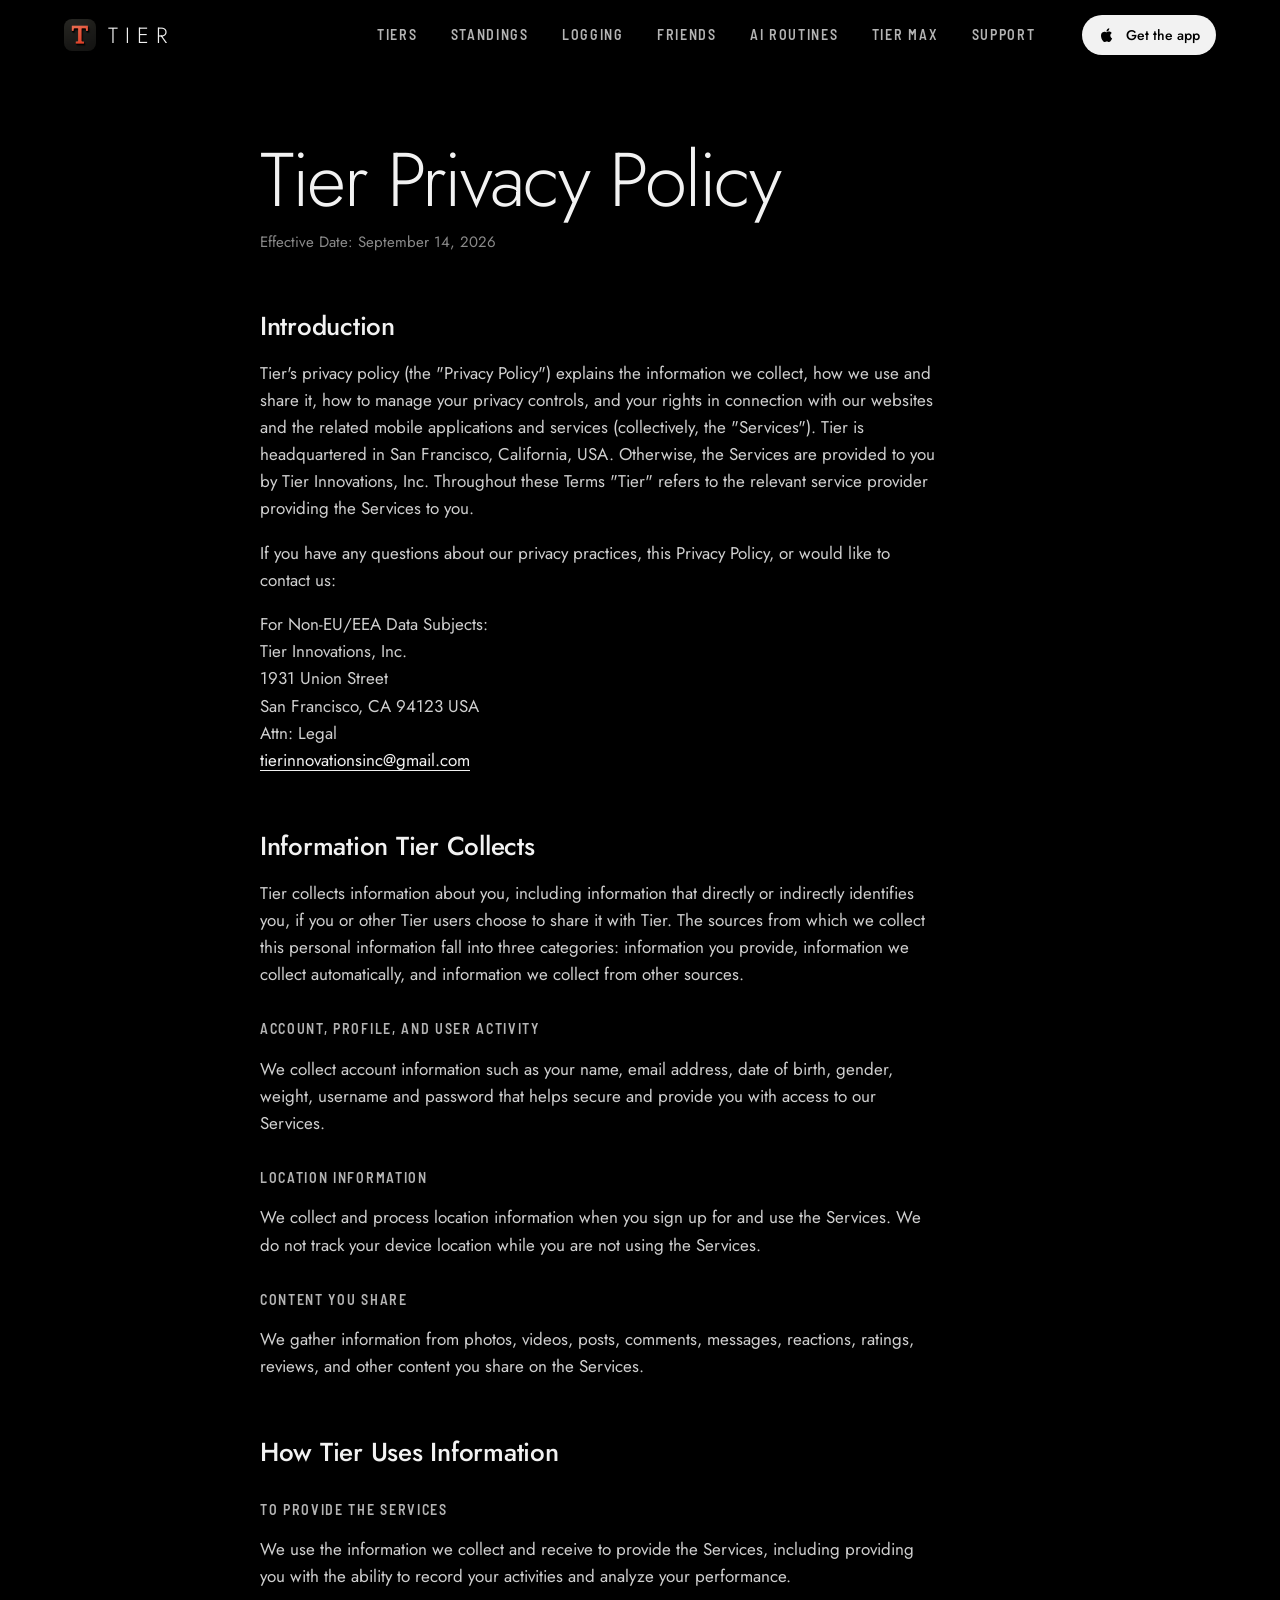
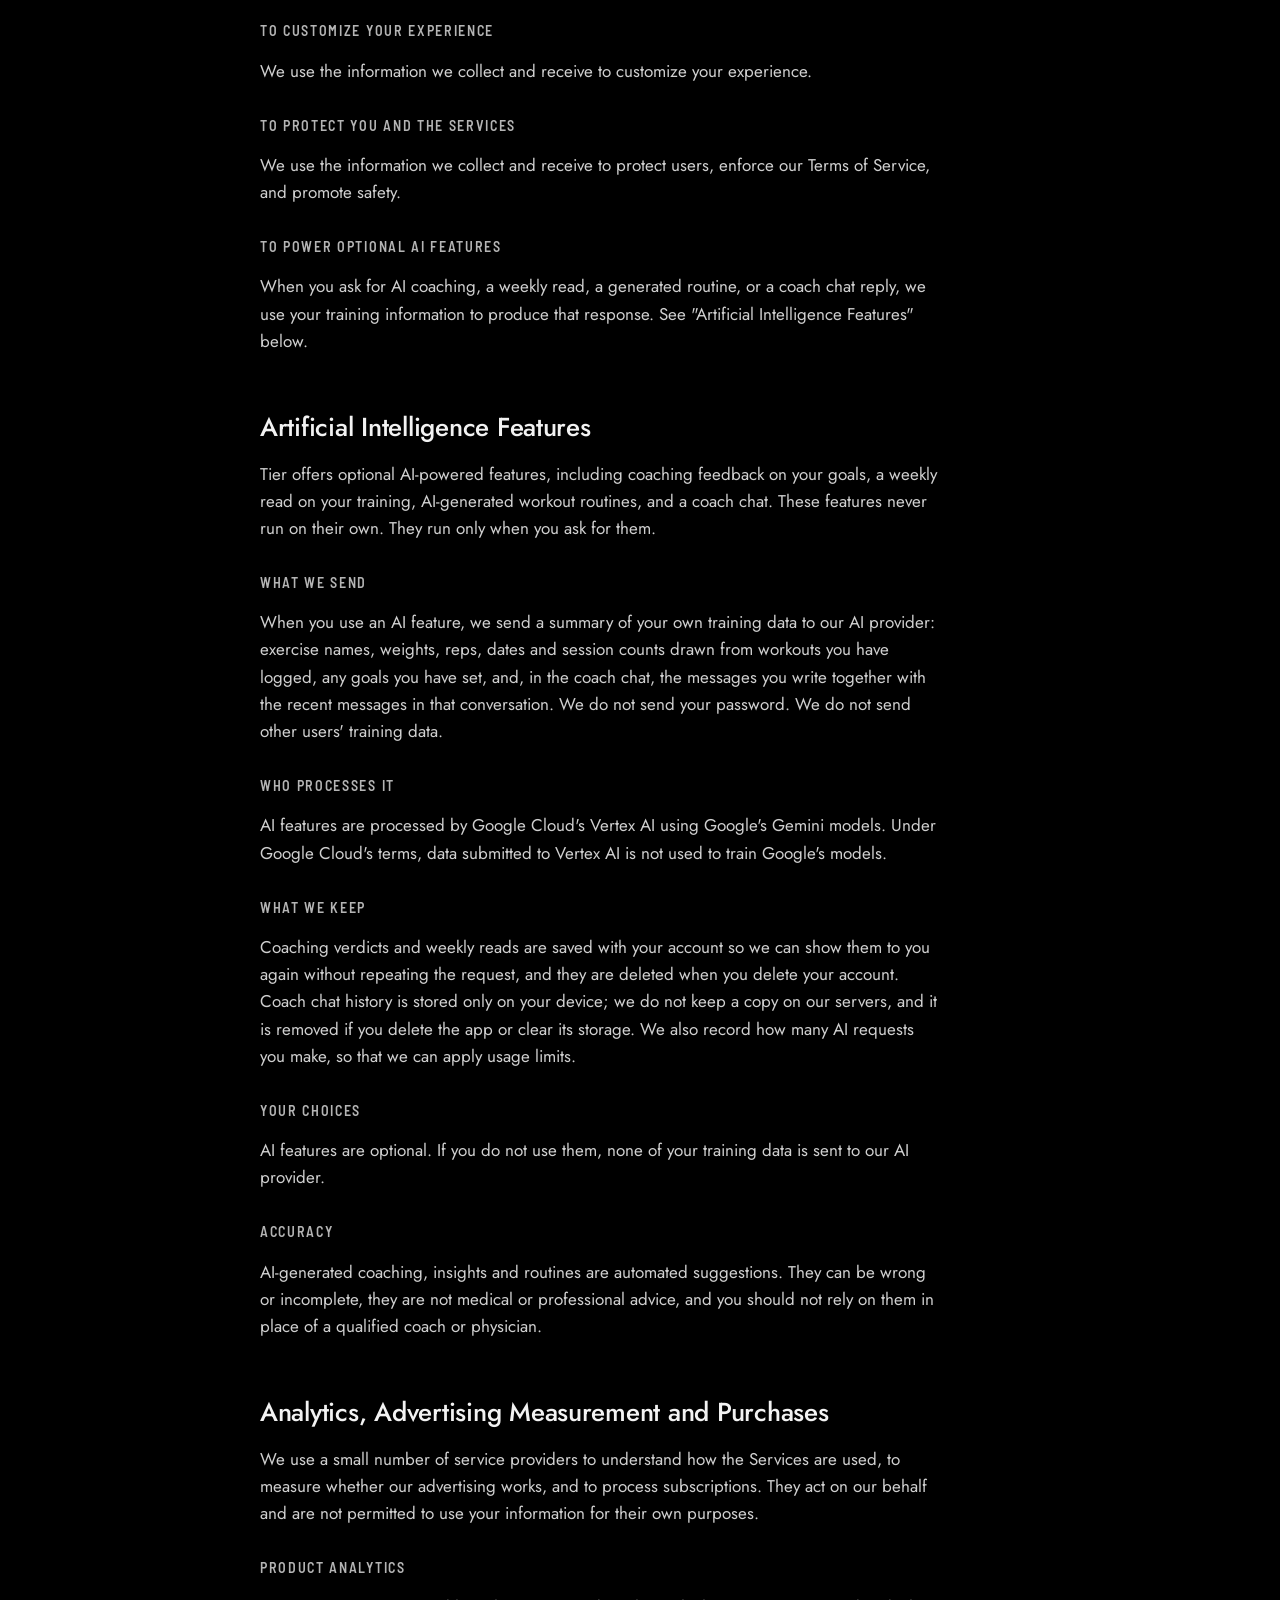
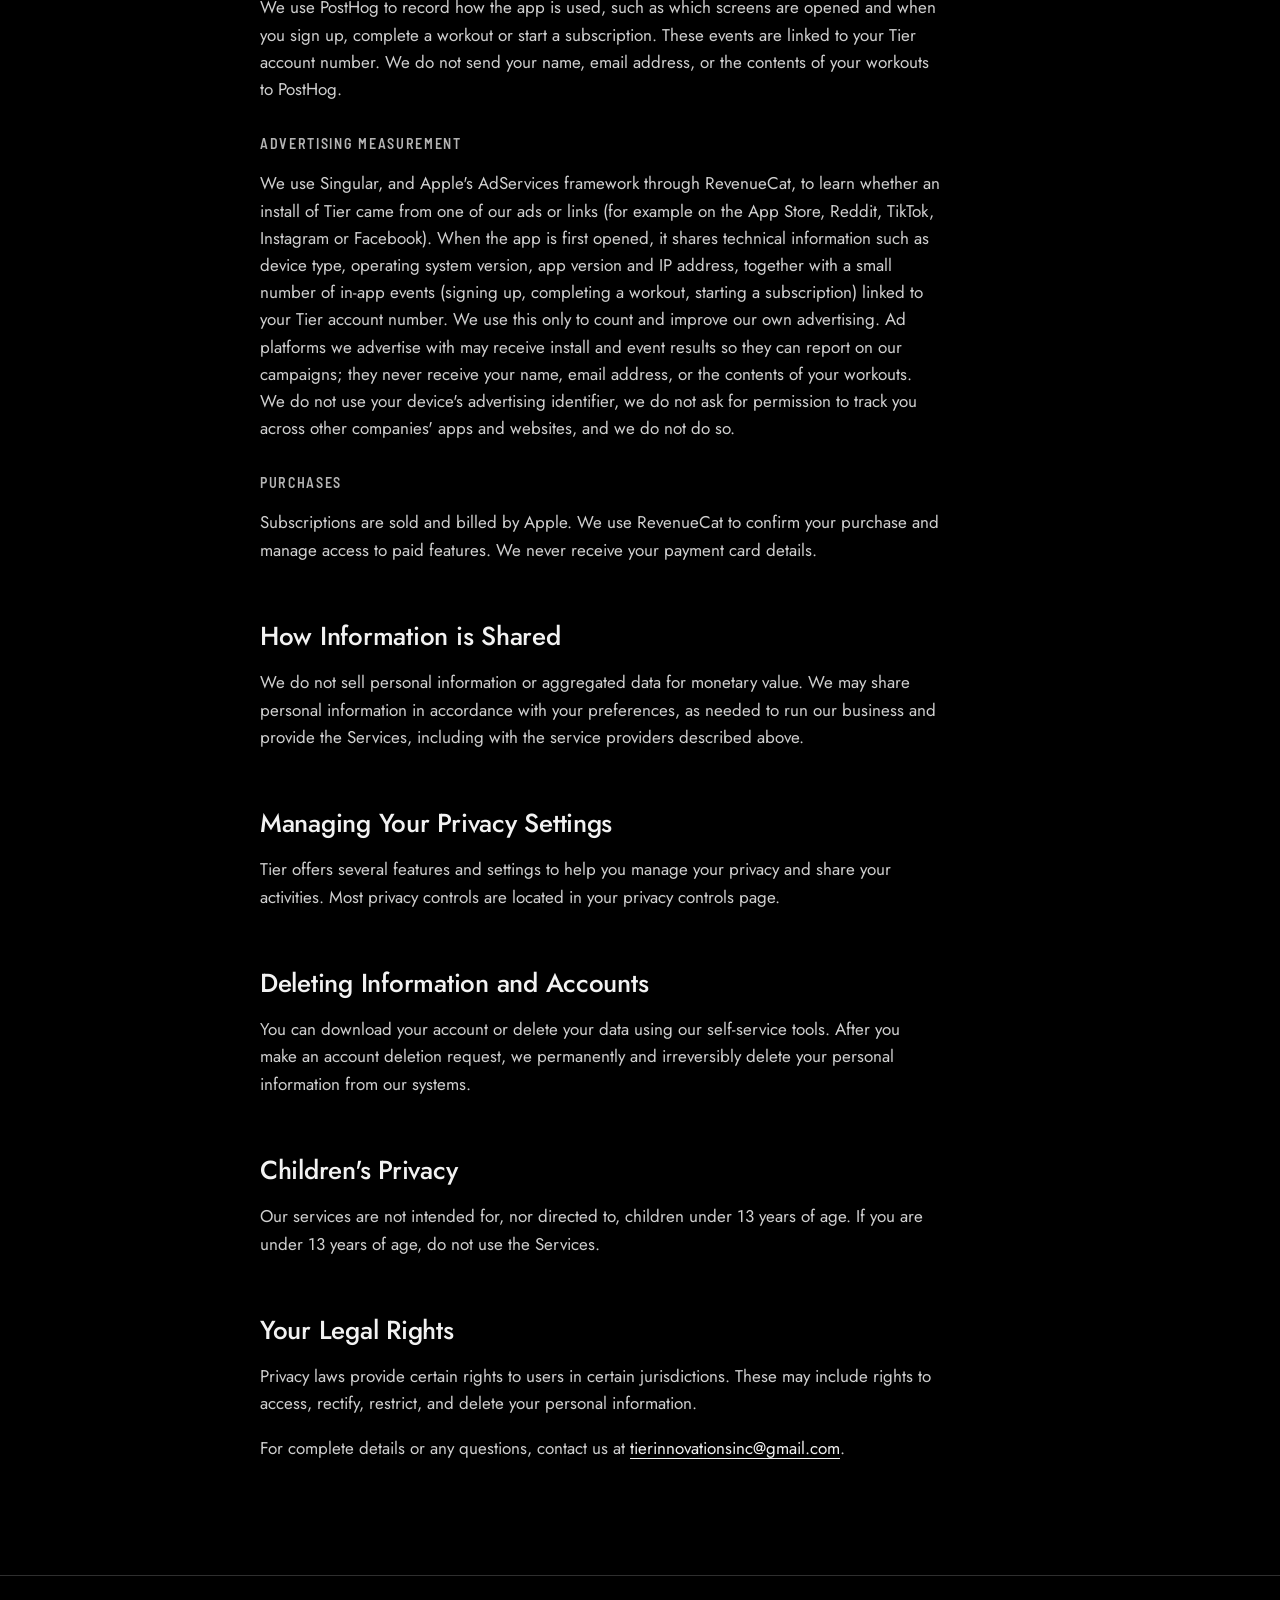
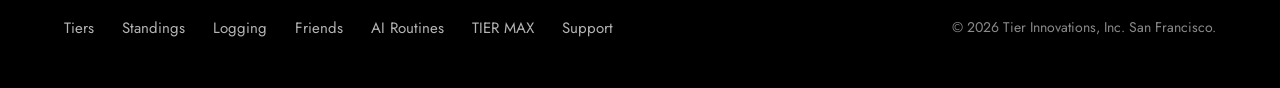
<file: privacy.html>
<!DOCTYPE html>
<html lang="en">
<head>
<meta charset="utf-8">
<meta name="viewport" content="width=device-width, initial-scale=1">
<title>Privacy Policy — Tier Athletics</title>
<meta name="theme-color" content="#000000">
<link rel="icon" href="assets/favicon.png">
<link rel="apple-touch-icon" href="assets/apple-touch-icon.png">
<link rel="preconnect" href="https://fonts.googleapis.com">
<link rel="preconnect" href="https://fonts.gstatic.com" crossorigin>
<link href="https://fonts.googleapis.com/css2?family=Barlow+Semi+Condensed:wght@500;600&family=Inter:wght@600&family=Jost:wght@100;200;300;400;500&display=swap" rel="stylesheet">
<link rel="stylesheet" href="styles.css?v=20260914j">
</head>
<body>
<a class="skip" href="#main">Skip to content</a>
<header class="bar">
  <a class="wordmark" href="/" aria-label="Tier Athletics home">
    <img src="assets/apple-touch-icon.png" alt="" width="32" height="32">
    <span>TIER</span>
  </a>
  <nav class="tabs" aria-label="Primary">
    <a class="tab" href="/#rung-1">Tiers</a>
    <a class="tab" href="standings.html">Standings</a>
    <a class="tab" href="logging.html">Logging</a>
    <a class="tab" href="friends.html">Friends</a>
    <a class="tab" href="ai-routines.html">AI Routines</a>
    <a class="tab" href="tier-max.html">TIER MAX</a>
    <a class="tab" href="support.html">Support</a>
  </nav>
  <a class="store small" href="https://apps.apple.com/app/apple-store/id6743146228?pt=127595726&amp;ct=website&amp;mt=8"><svg viewBox="0 0 24 24" aria-hidden="true"><path fill="currentColor" d="M16.37 12.73c-.02-2.3 1.88-3.4 1.97-3.46-1.07-1.57-2.74-1.78-3.33-1.8-1.42-.14-2.77.84-3.49.84-.72 0-1.83-.82-3.01-.8-1.55.02-2.98.9-3.78 2.29-1.61 2.8-.41 6.94 1.16 9.21.77 1.11 1.68 2.36 2.88 2.31 1.16-.05 1.59-.75 2.99-.75 1.39 0 1.79.75 3.01.72 1.24-.02 2.03-1.13 2.79-2.25.88-1.29 1.24-2.54 1.26-2.6-.03-.01-2.42-.93-2.45-3.71ZM14.1 5.95c.64-.77 1.07-1.85.95-2.92-.92.04-2.03.61-2.69 1.38-.59.68-1.1 1.77-.97 2.82 1.03.08 2.07-.52 2.71-1.28Z"/></svg>
    Get the app</a>
</header>
<main class="doc" id="main">
  <h1>Tier Privacy Policy</h1>
  <p class="meta">Effective Date: September 14, 2026</p>

  <h2>Introduction</h2>
  <p>Tier's privacy policy (the "Privacy Policy") explains the information we collect, how we use and share it, how to manage your privacy controls, and your rights in connection with our websites and the related mobile applications and services (collectively, the "Services"). Tier is headquartered in San Francisco, California, USA. Otherwise, the Services are provided to you by Tier Innovations, Inc. Throughout these Terms "Tier" refers to the relevant service provider providing the Services to you.</p>
  <p>If you have any questions about our privacy practices, this Privacy Policy, or would like to contact us:</p>
  <p>For Non-EU/EEA Data Subjects:<br>
  Tier Innovations, Inc.<br>
  1931 Union Street<br>
  San Francisco, CA 94123 USA<br>
  Attn: Legal<br>
  <a href="mailto:tierinnovationsinc@gmail.com">tierinnovationsinc@gmail.com</a></p>

  <h2>Information Tier Collects</h2>
  <p>Tier collects information about you, including information that directly or indirectly identifies you, if you or other Tier users choose to share it with Tier. The sources from which we collect this personal information fall into three categories: information you provide, information we collect automatically, and information we collect from other sources.</p>

  <h3>Account, Profile, and User Activity</h3>
  <p>We collect account information such as your name, email address, date of birth, gender, weight, username and password that helps secure and provide you with access to our Services.</p>

  <h3>Location Information</h3>
  <p>We collect and process location information when you sign up for and use the Services. We do not track your device location while you are not using the Services.</p>

  <h3>Content You Share</h3>
  <p>We gather information from photos, videos, posts, comments, messages, reactions, ratings, reviews, and other content you share on the Services.</p>

  <h2>How Tier Uses Information</h2>
  <h3>To provide the Services</h3>
  <p>We use the information we collect and receive to provide the Services, including providing you with the ability to record your activities and analyze your performance.</p>
  <h3>To customize your experience</h3>
  <p>We use the information we collect and receive to customize your experience.</p>
  <h3>To protect you and the Services</h3>
  <p>We use the information we collect and receive to protect users, enforce our Terms of Service, and promote safety.</p>
  <h3>To power optional AI features</h3>
  <p>When you ask for AI coaching, a weekly read, a generated routine, or a coach chat reply, we use your training information to produce that response. See "Artificial Intelligence Features" below.</p>

  <h2>Artificial Intelligence Features</h2>
  <p>Tier offers optional AI-powered features, including coaching feedback on your goals, a weekly read on your training, AI-generated workout routines, and a coach chat. These features never run on their own. They run only when you ask for them.</p>
  <h3>What we send</h3>
  <p>When you use an AI feature, we send a summary of your own training data to our AI provider: exercise names, weights, reps, dates and session counts drawn from workouts you have logged, any goals you have set, and, in the coach chat, the messages you write together with the recent messages in that conversation. We do not send your password. We do not send other users' training data.</p>
  <h3>Who processes it</h3>
  <p>AI features are processed by Google Cloud's Vertex AI using Google's Gemini models. Under Google Cloud's terms, data submitted to Vertex AI is not used to train Google's models.</p>
  <h3>What we keep</h3>
  <p>Coaching verdicts and weekly reads are saved with your account so we can show them to you again without repeating the request, and they are deleted when you delete your account. Coach chat history is stored only on your device; we do not keep a copy on our servers, and it is removed if you delete the app or clear its storage. We also record how many AI requests you make, so that we can apply usage limits.</p>
  <h3>Your choices</h3>
  <p>AI features are optional. If you do not use them, none of your training data is sent to our AI provider.</p>
  <h3>Accuracy</h3>
  <p>AI-generated coaching, insights and routines are automated suggestions. They can be wrong or incomplete, they are not medical or professional advice, and you should not rely on them in place of a qualified coach or physician.</p>

  <h2>Analytics, Advertising Measurement and Purchases</h2>
  <p>We use a small number of service providers to understand how the Services are used, to measure whether our advertising works, and to process subscriptions. They act on our behalf and are not permitted to use your information for their own purposes.</p>
  <h3>Product analytics</h3>
  <p>We use PostHog to record how the app is used, such as which screens are opened and when you sign up, complete a workout or start a subscription. These events are linked to your Tier account number. We do not send your name, email address, or the contents of your workouts to PostHog.</p>
  <h3>Advertising measurement</h3>
  <p>We use Singular, and Apple's AdServices framework through RevenueCat, to learn whether an install of Tier came from one of our ads or links (for example on the App Store, Reddit, TikTok, Instagram or Facebook). When the app is first opened, it shares technical information such as device type, operating system version, app version and IP address, together with a small number of in-app events (signing up, completing a workout, starting a subscription) linked to your Tier account number. We use this only to count and improve our own advertising. Ad platforms we advertise with may receive install and event results so they can report on our campaigns; they never receive your name, email address, or the contents of your workouts. We do not use your device's advertising identifier, we do not ask for permission to track you across other companies' apps and websites, and we do not do so.</p>
  <h3>Purchases</h3>
  <p>Subscriptions are sold and billed by Apple. We use RevenueCat to confirm your purchase and manage access to paid features. We never receive your payment card details.</p>

  <h2>How Information is Shared</h2>
  <p>We do not sell personal information or aggregated data for monetary value. We may share personal information in accordance with your preferences, as needed to run our business and provide the Services, including with the service providers described above.</p>

  <h2>Managing Your Privacy Settings</h2>
  <p>Tier offers several features and settings to help you manage your privacy and share your activities. Most privacy controls are located in your privacy controls page.</p>

  <h2>Deleting Information and Accounts</h2>
  <p>You can download your account or delete your data using our self-service tools. After you make an account deletion request, we permanently and irreversibly delete your personal information from our systems.</p>

  <h2>Children's Privacy</h2>
  <p>Our services are not intended for, nor directed to, children under 13 years of age. If you are under 13 years of age, do not use the Services.</p>

  <h2>Your Legal Rights</h2>
  <p>Privacy laws provide certain rights to users in certain jurisdictions. These may include rights to access, rectify, restrict, and delete your personal information.</p>

  <p>For complete details or any questions, contact us at <a href="mailto:tierinnovationsinc@gmail.com">tierinnovationsinc@gmail.com</a>.</p>
</main>
<footer class="foot">
  <nav aria-label="Footer">
    <a href="/#rung-1">Tiers</a>
    <a href="standings.html">Standings</a>
    <a href="logging.html">Logging</a>
    <a href="friends.html">Friends</a>
    <a href="ai-routines.html">AI Routines</a>
    <a href="tier-max.html">TIER MAX</a>
    <a href="support.html">Support</a>
  </nav>
  <small>&copy; 2026 Tier Innovations, Inc. San Francisco.</small>
</footer>
</body>
</html>
</file>
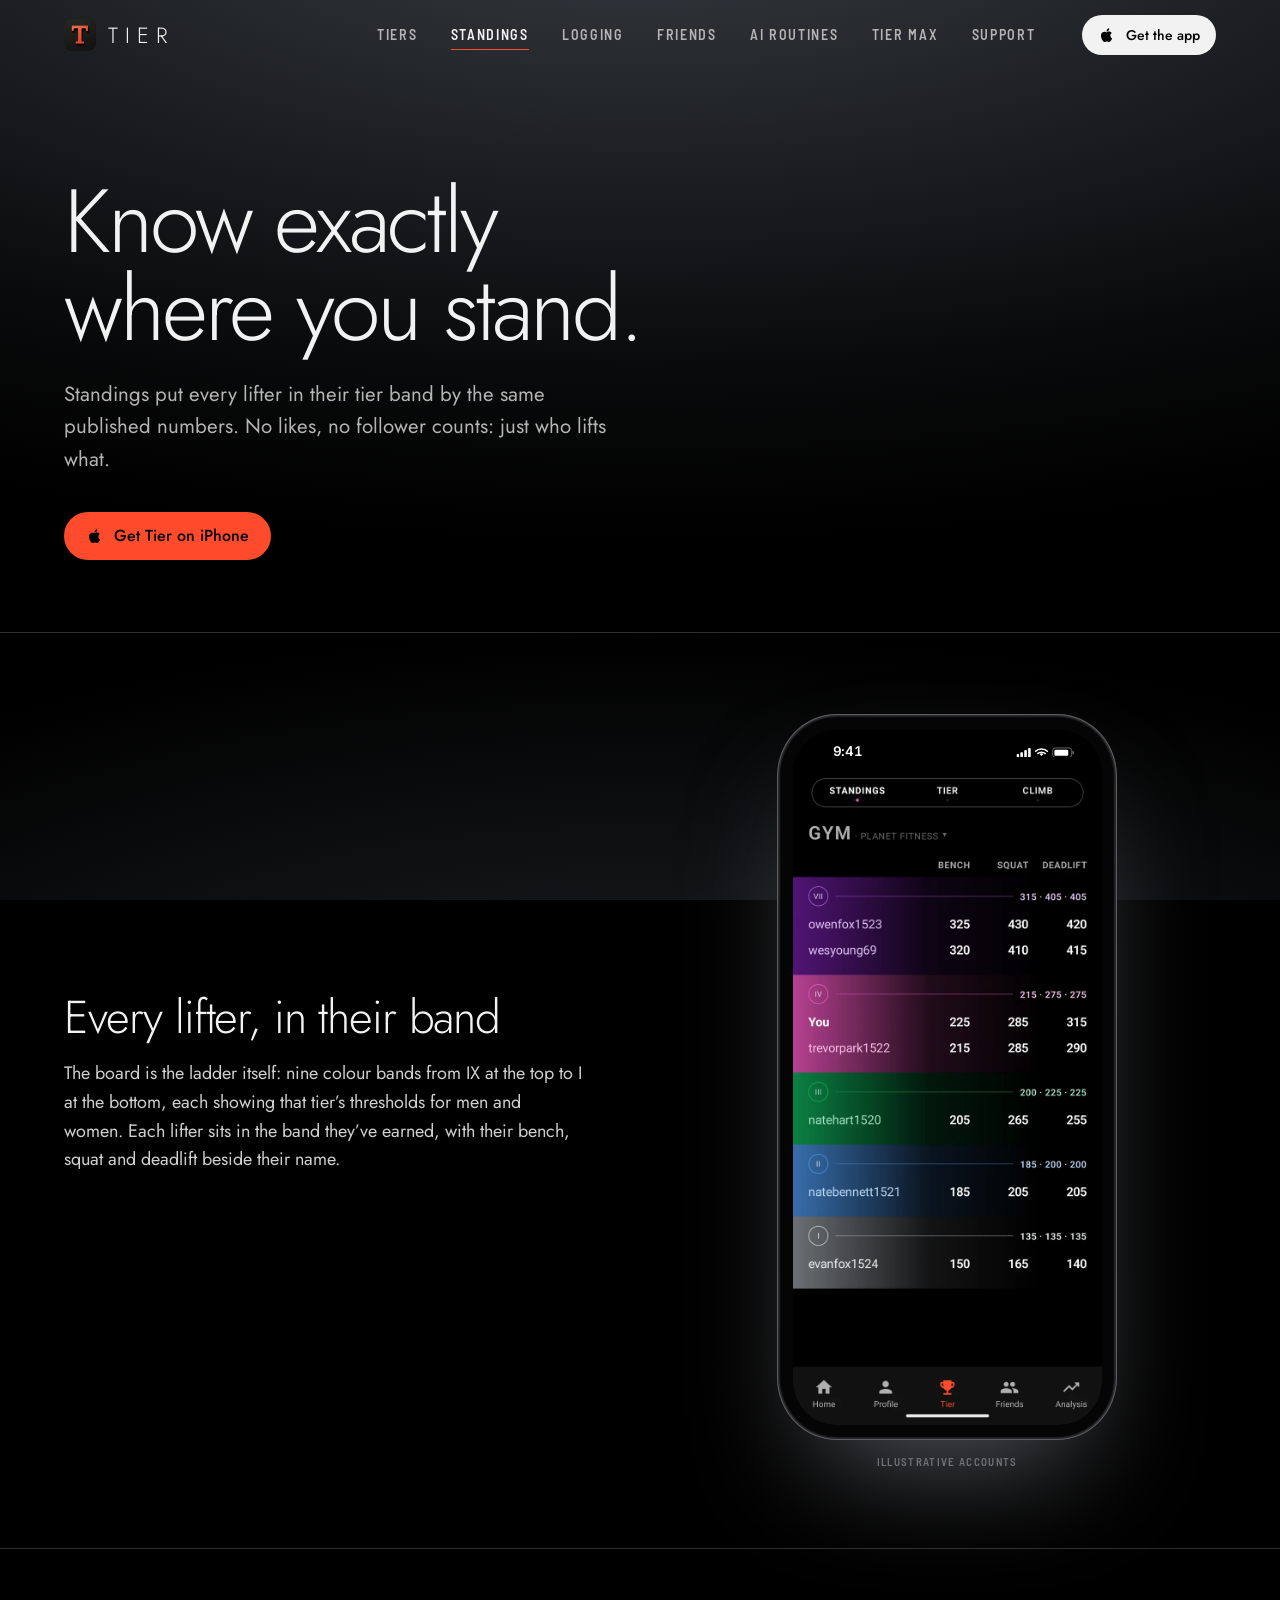
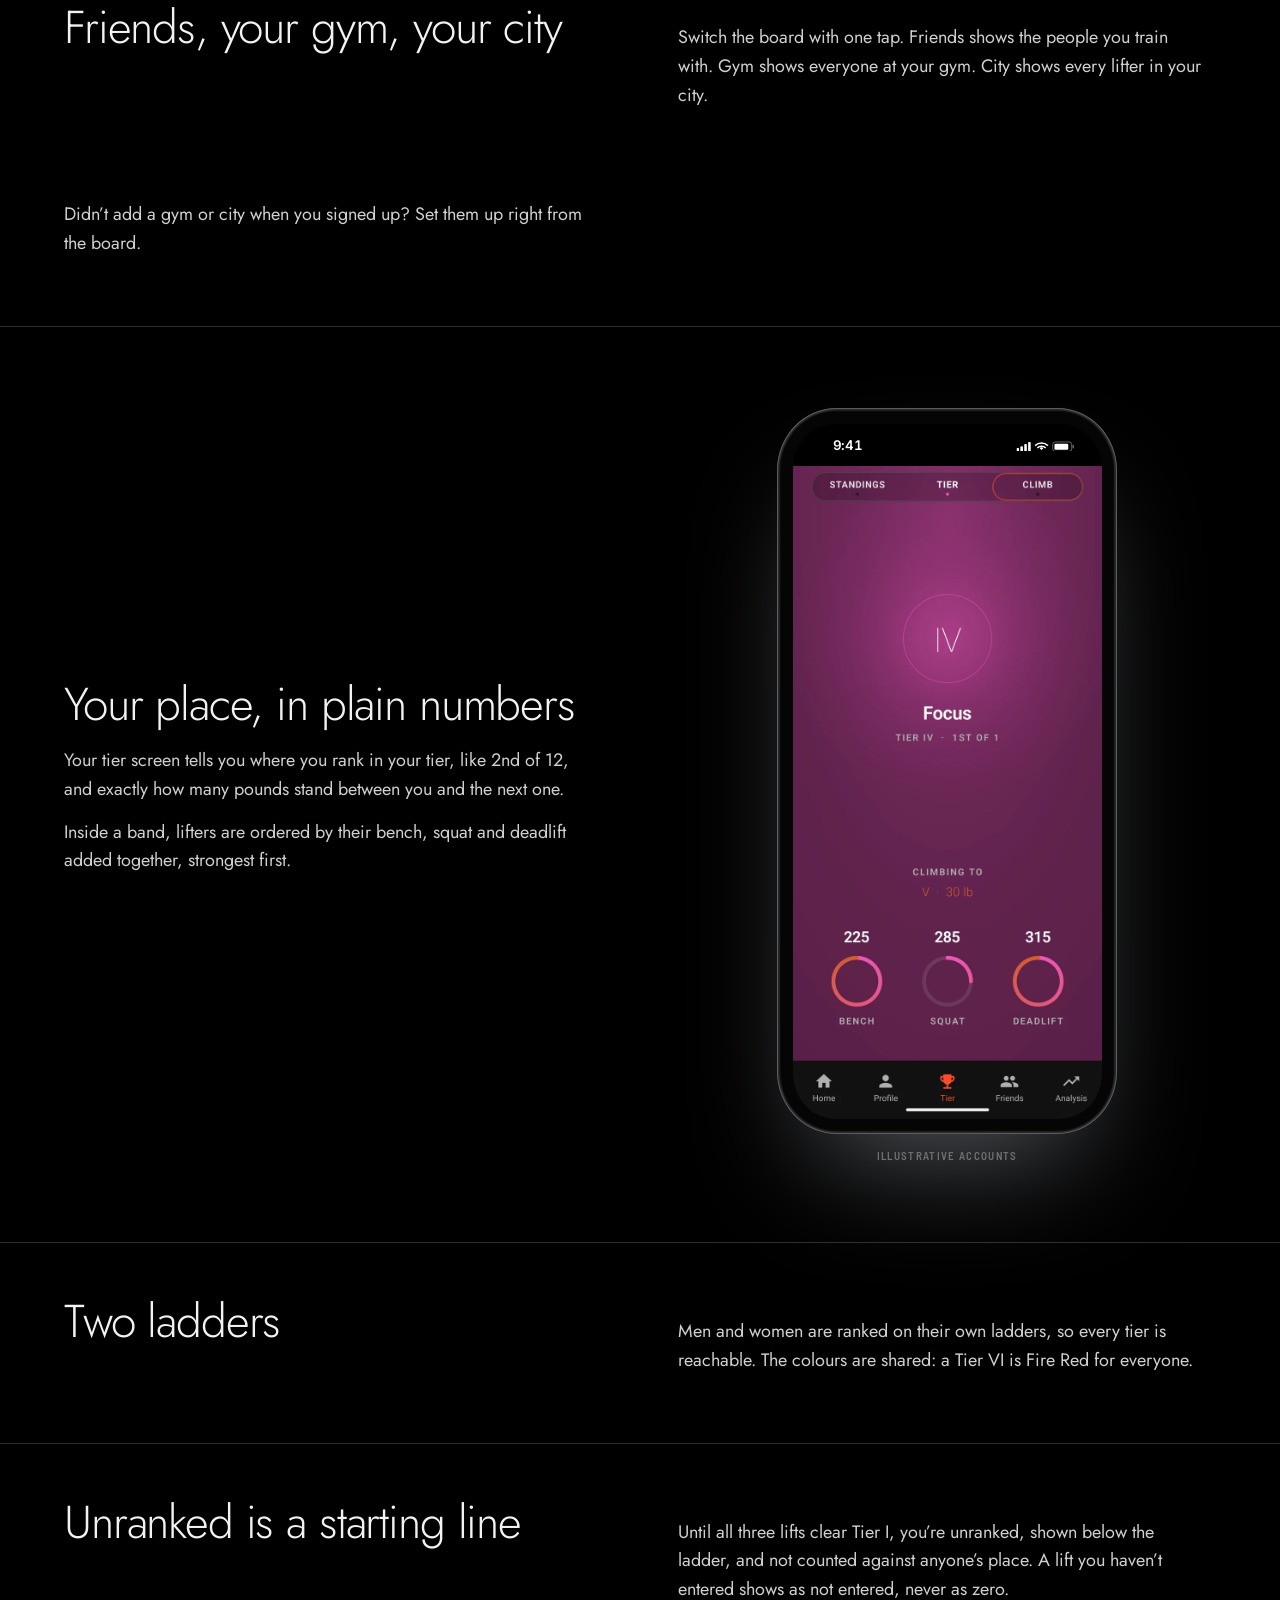
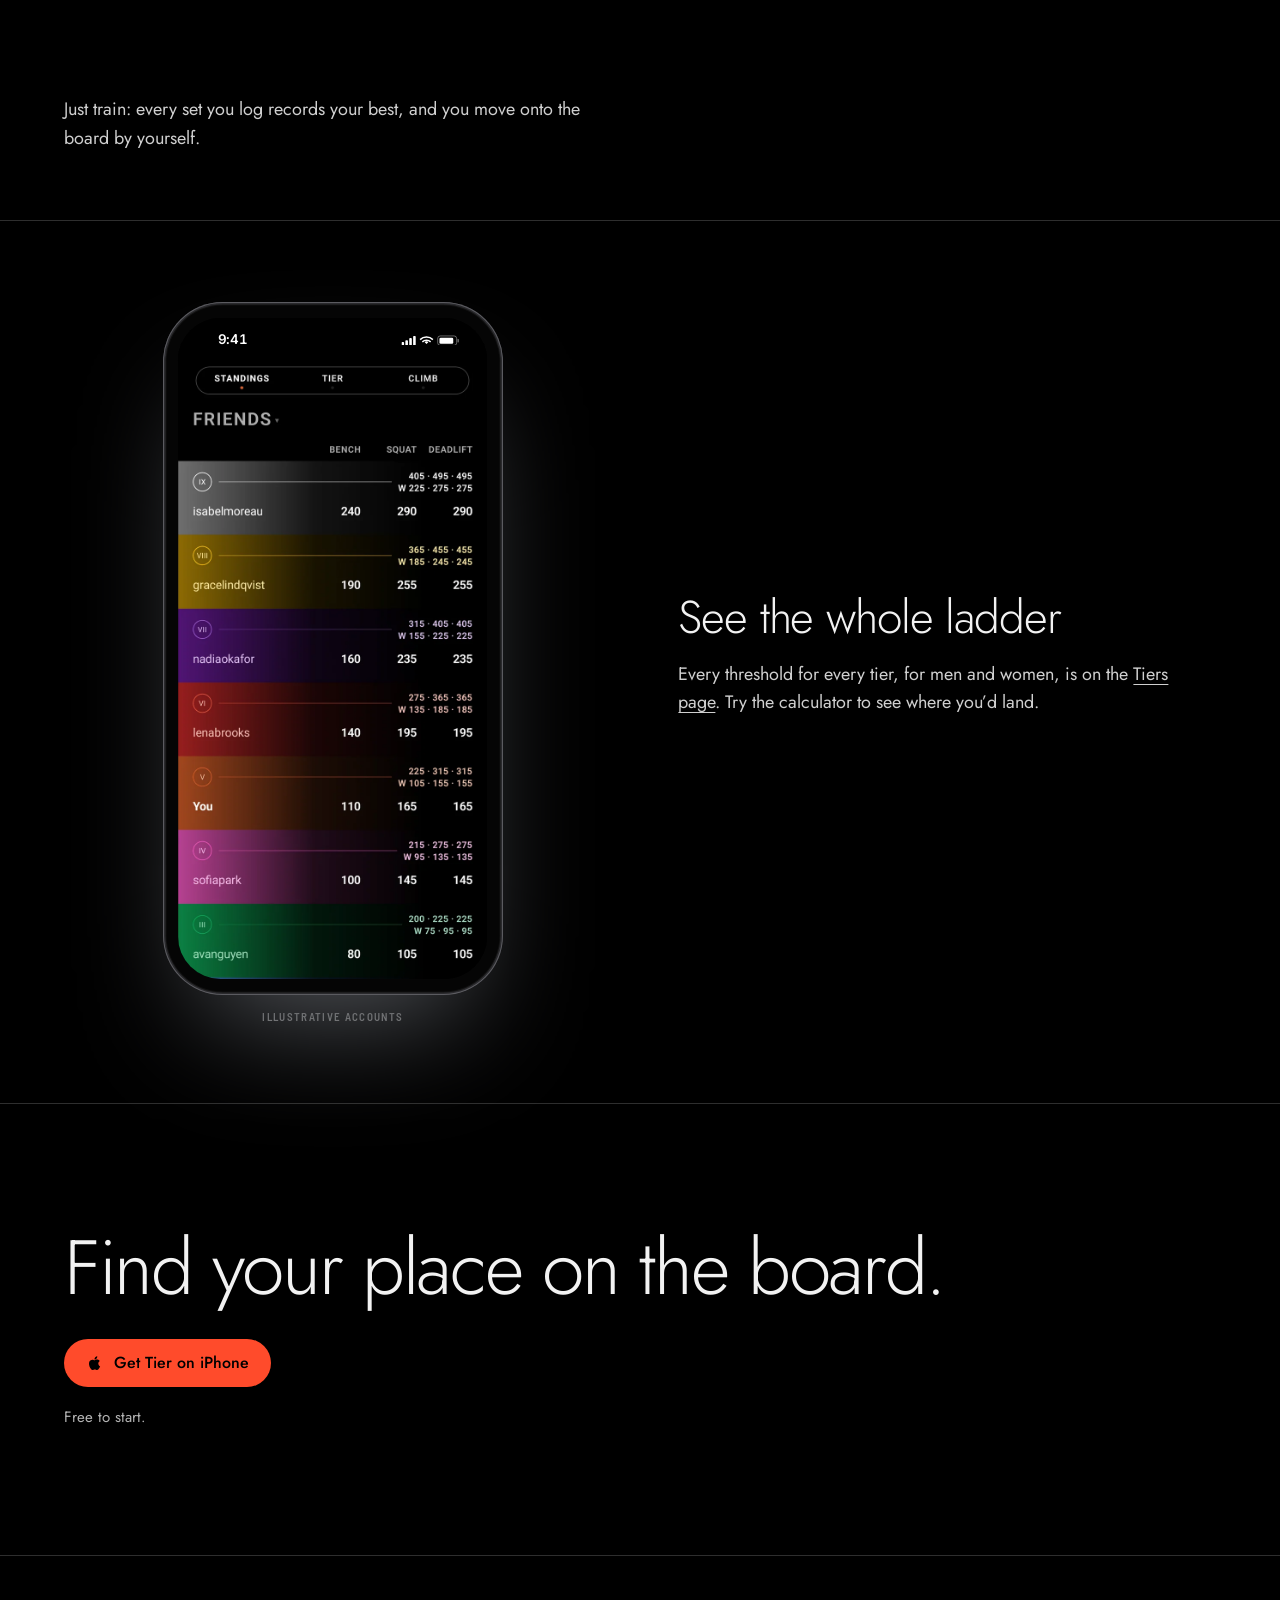
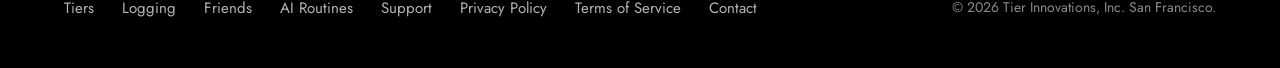
<file: standings.html>
<!DOCTYPE html>
<html lang="en">
<head>
<meta charset="utf-8">
<meta name="viewport" content="width=device-width, initial-scale=1, viewport-fit=cover">
<title>Standings — Tier Athletics</title>
<meta name="description" content="See where you stand among your friends, at your gym and in your city. Every lifter sits in a tier band by the same published numbers, with men and women on their own ladders.">
<link rel="canonical" href="https://tierathletics.app/standings.html">
<meta property="og:title" content="Standings — Tier Athletics">
<meta property="og:description" content="See where you stand among your friends, at your gym and in your city. Every lifter sits in a tier band by the same published numbers, with men and women on their own ladders.">
<meta property="og:image" content="https://tierathletics.app/assets/og.png">
<meta name="apple-itunes-app" content="app-id=6743146228">
<meta name="theme-color" content="#000000">
<link rel="icon" href="assets/favicon.png">
<link rel="apple-touch-icon" href="assets/apple-touch-icon.png">
<link rel="preconnect" href="https://fonts.googleapis.com">
<link rel="preconnect" href="https://fonts.gstatic.com" crossorigin>
<link href="https://fonts.googleapis.com/css2?family=Barlow+Semi+Condensed:wght@500;600&family=Inter:wght@600&family=Jost:wght@100;200;300;400;500&display=swap" rel="stylesheet">
<link rel="stylesheet" href="styles.css?v=20260914j">
</head>
<body class="fpage">
<a class="skip" href="#main">Skip to content</a>
<div class="aurora" aria-hidden="true"></div>
<header class="bar">
  <a class="wordmark" href="/" aria-label="Tier Athletics home">
    <img src="assets/apple-touch-icon.png" alt="" width="32" height="32">
    <span>TIER</span>
  </a>
  <nav class="tabs" aria-label="Primary">
    <a class="tab" href="/#rung-1">Tiers</a>
    <a class="tab" href="standings.html" aria-current="page">Standings</a>
    <a class="tab" href="logging.html">Logging</a>
    <a class="tab" href="friends.html">Friends</a>
    <a class="tab" href="ai-routines.html">AI Routines</a>
    <a class="tab" href="tier-max.html">TIER MAX</a>
    <a class="tab" href="support.html">Support</a>
  </nav>
  <a class="store small" href="https://apps.apple.com/app/apple-store/id6743146228?pt=127595726&amp;ct=website&amp;mt=8"><svg viewBox="0 0 24 24" aria-hidden="true"><path fill="currentColor" d="M16.37 12.73c-.02-2.3 1.88-3.4 1.97-3.46-1.07-1.57-2.74-1.78-3.33-1.8-1.42-.14-2.77.84-3.49.84-.72 0-1.83-.82-3.01-.8-1.55.02-2.98.9-3.78 2.29-1.61 2.8-.41 6.94 1.16 9.21.77 1.11 1.68 2.36 2.88 2.31 1.16-.05 1.59-.75 2.99-.75 1.39 0 1.79.75 3.01.72 1.24-.02 2.03-1.13 2.79-2.25.88-1.29 1.24-2.54 1.26-2.6-.03-.01-2.42-.93-2.45-3.71ZM14.1 5.95c.64-.77 1.07-1.85.95-2.92-.92.04-2.03.61-2.69 1.38-.59.68-1.1 1.77-.97 2.82 1.03.08 2.07-.52 2.71-1.28Z"/></svg>
    Get the app</a>
</header>
<main id="main">
  <section class="fhero">
    <h1>Know exactly where you stand.</h1>
    <p class="lede">Standings put every lifter in their tier band by the same published numbers. No likes, no follower counts: just who lifts what.</p>
    <a class="store accent" href="https://apps.apple.com/app/apple-store/id6743146228?pt=127595726&amp;ct=website&amp;mt=8"><svg viewBox="0 0 24 24" aria-hidden="true"><path fill="currentColor" d="M16.37 12.73c-.02-2.3 1.88-3.4 1.97-3.46-1.07-1.57-2.74-1.78-3.33-1.8-1.42-.14-2.77.84-3.49.84-.72 0-1.83-.82-3.01-.8-1.55.02-2.98.9-3.78 2.29-1.61 2.8-.41 6.94 1.16 9.21.77 1.11 1.68 2.36 2.88 2.31 1.16-.05 1.59-.75 2.99-.75 1.39 0 1.79.75 3.01.72 1.24-.02 2.03-1.13 2.79-2.25.88-1.29 1.24-2.54 1.26-2.6-.03-.01-2.42-.93-2.45-3.71ZM14.1 5.95c.64-.77 1.07-1.85.95-2.92-.92.04-2.03.61-2.69 1.38-.59.68-1.1 1.77-.97 2.82 1.03.08 2.07-.52 2.71-1.28Z"/></svg>
      Get Tier on iPhone</a>
  </section>
  <section class="frow">
    <div class="fcopy"><h2>Every lifter, in their band</h2><p>The board is the ladder itself: nine colour bands from IX at the top to I at the bottom, each showing that tier&rsquo;s thresholds for men and women. Each lifter sits in the band they&rsquo;ve earned, with their bench, squat and deadlift beside their name.</p></div>
    <figure class="iphone fit"><div class="iphone-frame"><div class="iphone-screen"><div class="ios-bar" aria-hidden="true"><span class="ios-time">9:41</span><i class="island"></i><svg class="ios-icons" viewBox="0 0 68 12" aria-hidden="true"><g fill="#fff"><rect x="0" y="8" width="3" height="4" rx="1"/><rect x="4.5" y="6" width="3" height="6" rx="1"/><rect x="9" y="3.5" width="3" height="8.5" rx="1"/><rect x="13.5" y="1" width="3" height="11" rx="1"/><path d="M29 3.2a9.6 9.6 0 0 1 6.8 2.8l1.2-1.3A11.4 11.4 0 0 0 29 1.4a11.4 11.4 0 0 0-8 3.3L22.2 6A9.6 9.6 0 0 1 29 3.2Zm0 3.6a5.9 5.9 0 0 1 4.2 1.7l1.2-1.3A7.7 7.7 0 0 0 29 5a7.7 7.7 0 0 0-5.4 2.2l1.2 1.3A5.9 5.9 0 0 1 29 6.8Zm0 3.6-2.1-2.1a3 3 0 0 1 4.2 0Z"/><rect x="42" y="1" width="22" height="11" rx="3" fill="none" stroke="#fff" stroke-opacity=".45"/><rect x="44" y="3" width="16" height="7" rx="1.5"/><rect x="65" y="4.5" width="1.5" height="4" rx=".75" fill-opacity=".45"/></g></svg></div><div class="iphone-scroll" tabindex="0" aria-label="Scrollable app screen"><img src="assets/scr-gym.webp" width="720" height="1522" loading="lazy" style="--android:0.000" alt="Tier&#39;s gym standings at Planet Fitness: lifters in tier bands VII, IV, III, II and I."></div></div></div><figcaption>Illustrative accounts</figcaption></figure>
  </section>
  <section class="frow flip textonly">
    <div class="fcopy"><h2>Friends, your gym, your city</h2><p>Switch the board with one tap. Friends shows the people you train with. Gym shows everyone at your gym. City shows every lifter in your city.</p><p>Didn&rsquo;t add a gym or city when you signed up? Set them up right from the board.</p></div>
    
  </section>
  <section class="frow">
    <div class="fcopy"><h2>Your place, in plain numbers</h2><p>Your tier screen tells you where you rank in your tier, like 2nd of 12, and exactly how many pounds stand between you and the next one.</p><p>Inside a band, lifters are ordered by their bench, squat and deadlift added together, strongest first.</p></div>
    <figure class="iphone fit"><div class="iphone-frame"><div class="iphone-screen"><div class="ios-bar" aria-hidden="true"><span class="ios-time">9:41</span><i class="island"></i><svg class="ios-icons" viewBox="0 0 68 12" aria-hidden="true"><g fill="#fff"><rect x="0" y="8" width="3" height="4" rx="1"/><rect x="4.5" y="6" width="3" height="6" rx="1"/><rect x="9" y="3.5" width="3" height="8.5" rx="1"/><rect x="13.5" y="1" width="3" height="11" rx="1"/><path d="M29 3.2a9.6 9.6 0 0 1 6.8 2.8l1.2-1.3A11.4 11.4 0 0 0 29 1.4a11.4 11.4 0 0 0-8 3.3L22.2 6A9.6 9.6 0 0 1 29 3.2Zm0 3.6a5.9 5.9 0 0 1 4.2 1.7l1.2-1.3A7.7 7.7 0 0 0 29 5a7.7 7.7 0 0 0-5.4 2.2l1.2 1.3A5.9 5.9 0 0 1 29 6.8Zm0 3.6-2.1-2.1a3 3 0 0 1 4.2 0Z"/><rect x="42" y="1" width="22" height="11" rx="3" fill="none" stroke="#fff" stroke-opacity=".45"/><rect x="44" y="3" width="16" height="7" rx="1.5"/><rect x="65" y="4.5" width="1.5" height="4" rx=".75" fill-opacity=".45"/></g></svg></div><div class="iphone-scroll" tabindex="0" aria-label="Scrollable app screen"><img src="assets/scr-tier-iv.webp" width="720" height="1522" loading="lazy" style="--android:0.000" alt="Tier&#39;s tier screen: Tier IV, Focus, climbing to Tier V with 30 pounds to go."></div></div></div><figcaption>Illustrative accounts</figcaption></figure>
  </section>
  <section class="frow textonly">
    <div class="fcopy"><h2>Two ladders</h2><p>Men and women are ranked on their own ladders, so every tier is reachable. The colours are shared: a Tier VI is Fire Red for everyone.</p></div>
    
  </section>
  <section class="frow textonly">
    <div class="fcopy"><h2>Unranked is a starting line</h2><p>Until all three lifts clear Tier I, you&rsquo;re unranked, shown below the ladder, and not counted against anyone&rsquo;s place. A lift you haven&rsquo;t entered shows as not entered, never as zero.</p><p>Just train: every set you log records your best, and you move onto the board by yourself.</p></div>
    
  </section>
  <section class="frow flip">
    <div class="fcopy"><h2>See the whole ladder</h2><p>Every threshold for every tier, for men and women, is on the <a href="/#rung-1">Tiers page</a>. Try the calculator to see where you&rsquo;d land.</p></div>
    <figure class="iphone"><div class="iphone-frame"><div class="iphone-screen"><div class="ios-bar" aria-hidden="true"><span class="ios-time">9:41</span><i class="island"></i><svg class="ios-icons" viewBox="0 0 68 12" aria-hidden="true"><g fill="#fff"><rect x="0" y="8" width="3" height="4" rx="1"/><rect x="4.5" y="6" width="3" height="6" rx="1"/><rect x="9" y="3.5" width="3" height="8.5" rx="1"/><rect x="13.5" y="1" width="3" height="11" rx="1"/><path d="M29 3.2a9.6 9.6 0 0 1 6.8 2.8l1.2-1.3A11.4 11.4 0 0 0 29 1.4a11.4 11.4 0 0 0-8 3.3L22.2 6A9.6 9.6 0 0 1 29 3.2Zm0 3.6a5.9 5.9 0 0 1 4.2 1.7l1.2-1.3A7.7 7.7 0 0 0 29 5a7.7 7.7 0 0 0-5.4 2.2l1.2 1.3A5.9 5.9 0 0 1 29 6.8Zm0 3.6-2.1-2.1a3 3 0 0 1 4.2 0Z"/><rect x="42" y="1" width="22" height="11" rx="3" fill="none" stroke="#fff" stroke-opacity=".45"/><rect x="44" y="3" width="16" height="7" rx="1.5"/><rect x="65" y="4.5" width="1.5" height="4" rx=".75" fill-opacity=".45"/></g></svg></div><div class="iphone-scroll" tabindex="0" aria-label="Scrollable app screen"><img src="assets/scr-standings.webp" width="720" height="2036" loading="lazy" style="--android:0.057" alt="Tier's full Standings board scrolled from IX to I."></div></div></div><figcaption>Illustrative accounts</figcaption></figure>
  </section>
  <section class="fclose">
    <h2>Find your place on the board.</h2>
    <a class="store accent" href="https://apps.apple.com/app/apple-store/id6743146228?pt=127595726&amp;ct=website&amp;mt=8"><svg viewBox="0 0 24 24" aria-hidden="true"><path fill="currentColor" d="M16.37 12.73c-.02-2.3 1.88-3.4 1.97-3.46-1.07-1.57-2.74-1.78-3.33-1.8-1.42-.14-2.77.84-3.49.84-.72 0-1.83-.82-3.01-.8-1.55.02-2.98.9-3.78 2.29-1.61 2.8-.41 6.94 1.16 9.21.77 1.11 1.68 2.36 2.88 2.31 1.16-.05 1.59-.75 2.99-.75 1.39 0 1.79.75 3.01.72 1.24-.02 2.03-1.13 2.79-2.25.88-1.29 1.24-2.54 1.26-2.6-.03-.01-2.42-.93-2.45-3.71ZM14.1 5.95c.64-.77 1.07-1.85.95-2.92-.92.04-2.03.61-2.69 1.38-.59.68-1.1 1.77-.97 2.82 1.03.08 2.07-.52 2.71-1.28Z"/></svg>
      Get Tier on iPhone</a>
    <p class="note">Free to start.</p>
  </section>
</main>
<footer class="foot">
  <nav aria-label="Footer">
    <a href="/#rung-1">Tiers</a>
    <a href="logging.html">Logging</a>
    <a href="friends.html">Friends</a>
    <a href="ai-routines.html">AI Routines</a>
    <a href="support.html">Support</a>
    <a href="privacy.html">Privacy Policy</a>
    <a href="terms.html">Terms of Service</a>
    <a href="mailto:tierinnovationsinc@gmail.com">Contact</a>
  </nav>
  <small>&copy; 2026 Tier Innovations, Inc. San Francisco.</small>
</footer>
</body>
</html>
</file>
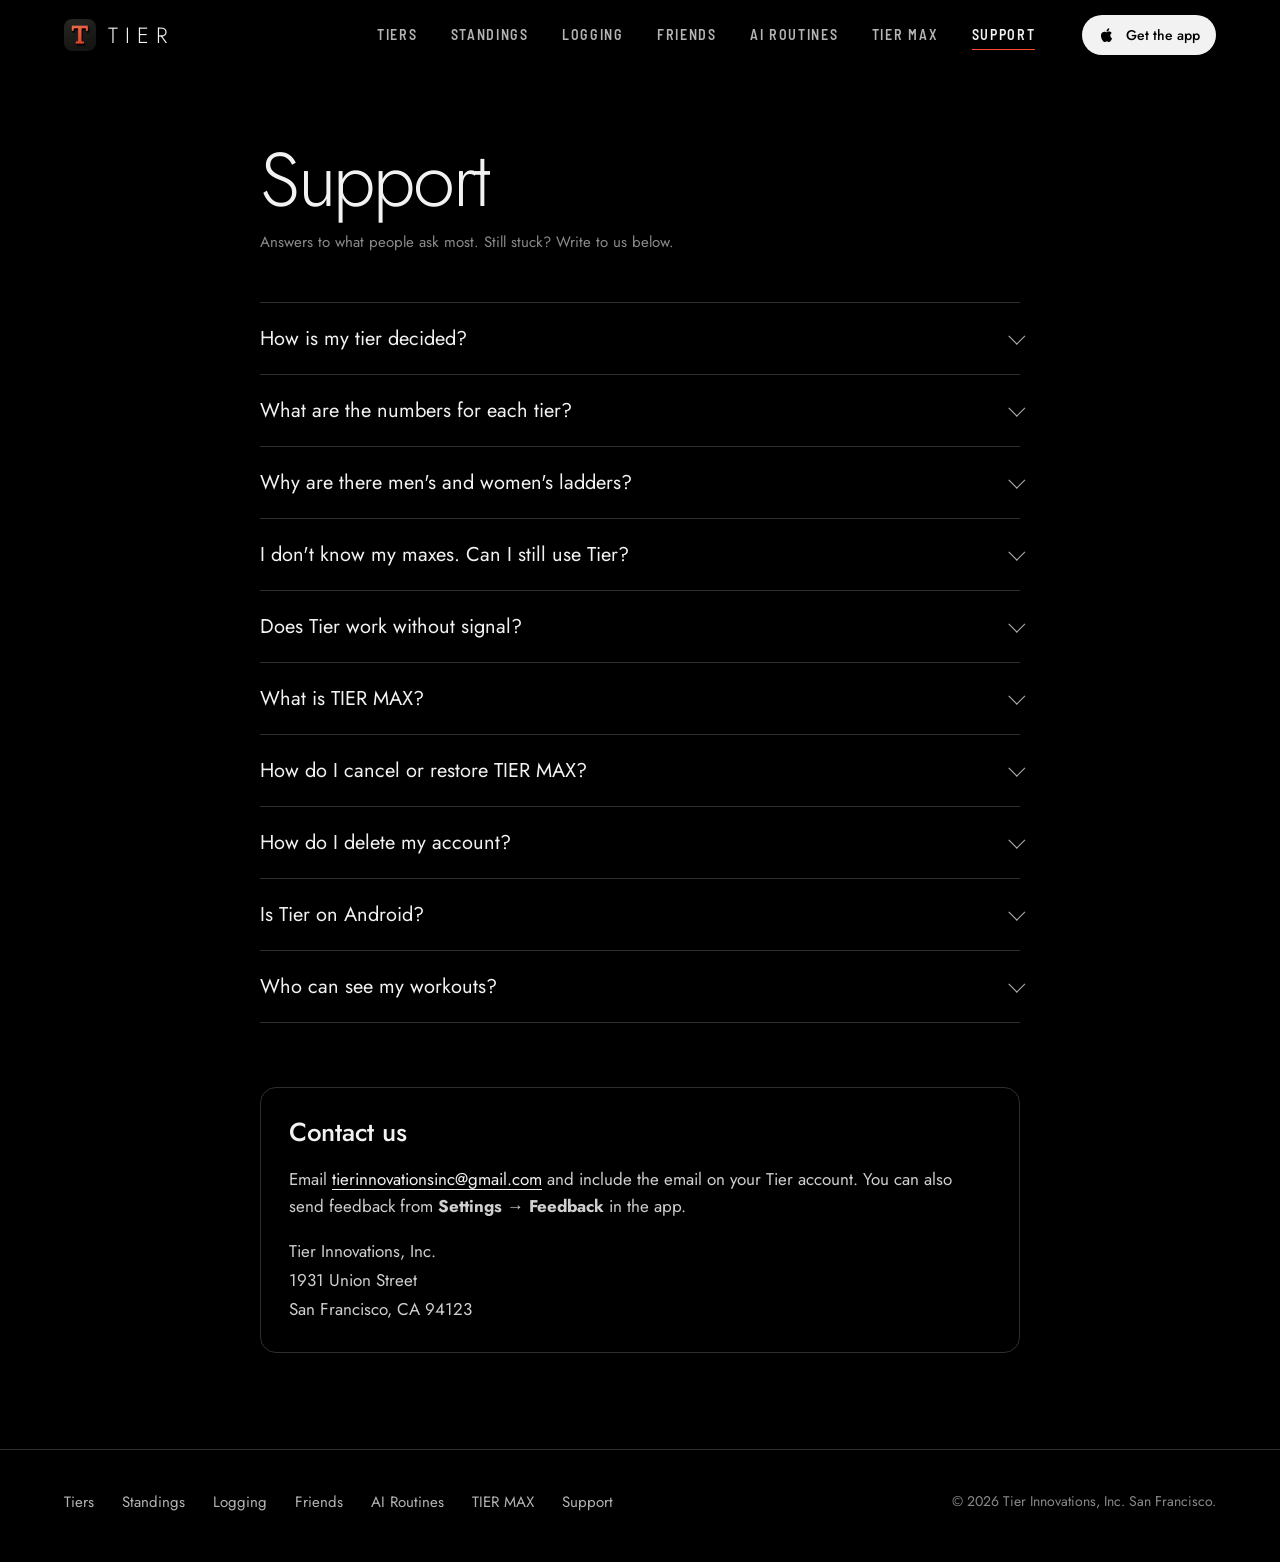
<file: support.html>
<!DOCTYPE html>
<html lang="en">
<head>
<meta charset="utf-8">
<meta name="viewport" content="width=device-width, initial-scale=1, viewport-fit=cover">
<title>Support — Tier Athletics</title>
<meta name="description" content="Help with Tier Athletics: how tiers work, TIER MAX, cancelling, deleting your account, and how to reach us.">
<link rel="canonical" href="https://tierathletics.app/support.html">
<meta name="theme-color" content="#000000">
<link rel="icon" href="assets/favicon.png">
<link rel="apple-touch-icon" href="assets/apple-touch-icon.png">
<link rel="preconnect" href="https://fonts.googleapis.com">
<link rel="preconnect" href="https://fonts.gstatic.com" crossorigin>
<link href="https://fonts.googleapis.com/css2?family=Barlow+Semi+Condensed:wght@500;600&family=Inter:wght@600&family=Jost:wght@100;200;300;400;500&display=swap" rel="stylesheet">
<link rel="stylesheet" href="styles.css?v=20260914j">
</head>
<body>
<a class="skip" href="#main">Skip to content</a>
<header class="bar">
  <a class="wordmark" href="/" aria-label="Tier Athletics home">
    <img src="assets/apple-touch-icon.png" alt="" width="32" height="32">
    <span>TIER</span>
  </a>
  <nav class="tabs" aria-label="Primary">
    <a class="tab" href="/#rung-1">Tiers</a>
    <a class="tab" href="standings.html">Standings</a>
    <a class="tab" href="logging.html">Logging</a>
    <a class="tab" href="friends.html">Friends</a>
    <a class="tab" href="ai-routines.html">AI Routines</a>
    <a class="tab" href="tier-max.html">TIER MAX</a>
    <a class="tab" href="support.html" aria-current="page">Support</a>
  </nav>
  <a class="store small" href="https://apps.apple.com/app/apple-store/id6743146228?pt=127595726&amp;ct=website&amp;mt=8"><svg viewBox="0 0 24 24" aria-hidden="true"><path fill="currentColor" d="M16.37 12.73c-.02-2.3 1.88-3.4 1.97-3.46-1.07-1.57-2.74-1.78-3.33-1.8-1.42-.14-2.77.84-3.49.84-.72 0-1.83-.82-3.01-.8-1.55.02-2.98.9-3.78 2.29-1.61 2.8-.41 6.94 1.16 9.21.77 1.11 1.68 2.36 2.88 2.31 1.16-.05 1.59-.75 2.99-.75 1.39 0 1.79.75 3.01.72 1.24-.02 2.03-1.13 2.79-2.25.88-1.29 1.24-2.54 1.26-2.6-.03-.01-2.42-.93-2.45-3.71ZM14.1 5.95c.64-.77 1.07-1.85.95-2.92-.92.04-2.03.61-2.69 1.38-.59.68-1.1 1.77-.97 2.82 1.03.08 2.07-.52 2.71-1.28Z"/></svg>
    Get the app</a>
</header>
<main class="doc" id="main">
  <h1>Support</h1>
  <p class="meta">Answers to what people ask most. Still stuck? Write to us below.</p>
<div class="faq">
  <details>
    <summary>How is my tier decided?</summary>
    <div class="a"><p>Each tier has a bench, squat and deadlift threshold. You hold the highest tier where <strong>all three</strong> of your lifts clear the number. A huge bench with no squat logged doesn't count yet.</p><p>Your tier only ever goes up. A bad day in the gym never takes a rank away.</p></div>
  </details>
  <details>
    <summary>What are the numbers for each tier?</summary>
    <div class="a"><p>They're on the <a href="/#rung-1">home page</a>, for both ladders, and in the app on the Climb screen. They never change based on who else is using Tier.</p></div>
  </details>
  <details>
    <summary>Why are there men's and women's ladders?</summary>
    <div class="a"><p>The men's Tier VIII bench is above the heaviest raw bench in IPF women's history, so women rank on their own ladder, built in whole plates so every tier is reachable. Your ladder follows the sex on your profile, which you can change in Edit Profile.</p></div>
  </details>
  <details>
    <summary>I don't know my maxes. Can I still use Tier?</summary>
    <div class="a"><p>Yes. Until all three lifts are entered you're unranked. Just train: every set you log records your best for that lift, and your tier updates by itself.</p></div>
  </details>
  <details>
    <summary>Does Tier work without signal?</summary>
    <div class="a"><p>Yes. Sets you log offline are kept on your phone and uploaded when you're back online.</p></div>
  </details>
  <details>
    <summary>What is TIER MAX?</summary>
    <div class="a"><p>TIER MAX is Tier's subscription. It lifts the limits on the AI coach: generated workouts and programs, weekly reads, and coach chat. Logging, your tier, friends and standings work without it.</p><p>Subscriptions are billed through Apple. Prices are shown in the app before you buy.</p></div>
  </details>
  <details>
    <summary>How do I cancel or restore TIER MAX?</summary>
    <div class="a"><p>Cancel on your iPhone in <strong>Settings → your name → Subscriptions → Tier</strong>. Apple handles billing, so we can't cancel it for you.</p><p>If you reinstalled or changed phones, open the TIER MAX screen in the app and tap <strong>Restore purchases</strong>.</p></div>
  </details>
  <details>
    <summary>How do I delete my account?</summary>
    <div class="a"><p>In the app, go to <strong>Settings</strong> and tap <strong>Delete Account</strong> at the bottom. Your profile, workouts and sets are permanently deleted.</p><p><strong>Deleting your account does not cancel a TIER MAX subscription.</strong> Cancel it in your iPhone's Subscriptions settings first, or Apple will keep billing you.</p></div>
  </details>
  <details>
    <summary>Is Tier on Android?</summary>
    <div class="a"><p>Not yet. Tier is available for iPhone.</p></div>
  </details>
  <details>
    <summary>Who can see my workouts?</summary>
    <div class="a"><p>By default, only your friends. You can change Profile Visibility in Settings. Your name, username, tier and bench, squat and deadlift bests are visible to other members so gym and city standings work.</p></div>
  </details>
</div>
  <section class="contact" aria-labelledby="contact-title">
    <h2 id="contact-title">Contact us</h2>
    <p>Email <a href="mailto:tierinnovationsinc@gmail.com">tierinnovationsinc@gmail.com</a> and include the email on your Tier account. You can also send feedback from <strong>Settings → Feedback</strong> in the app.</p>
    <address>Tier Innovations, Inc.<br>1931 Union Street<br>San Francisco, CA 94123</address>
  </section>
</main>
<footer class="foot">
  <nav aria-label="Footer">
    <a href="/#rung-1">Tiers</a>
    <a href="standings.html">Standings</a>
    <a href="logging.html">Logging</a>
    <a href="friends.html">Friends</a>
    <a href="ai-routines.html">AI Routines</a>
    <a href="tier-max.html">TIER MAX</a>
    <a href="support.html">Support</a>
  </nav>
  <small>&copy; 2026 Tier Innovations, Inc. San Francisco.</small>
</footer>
</body>
</html>
</file>
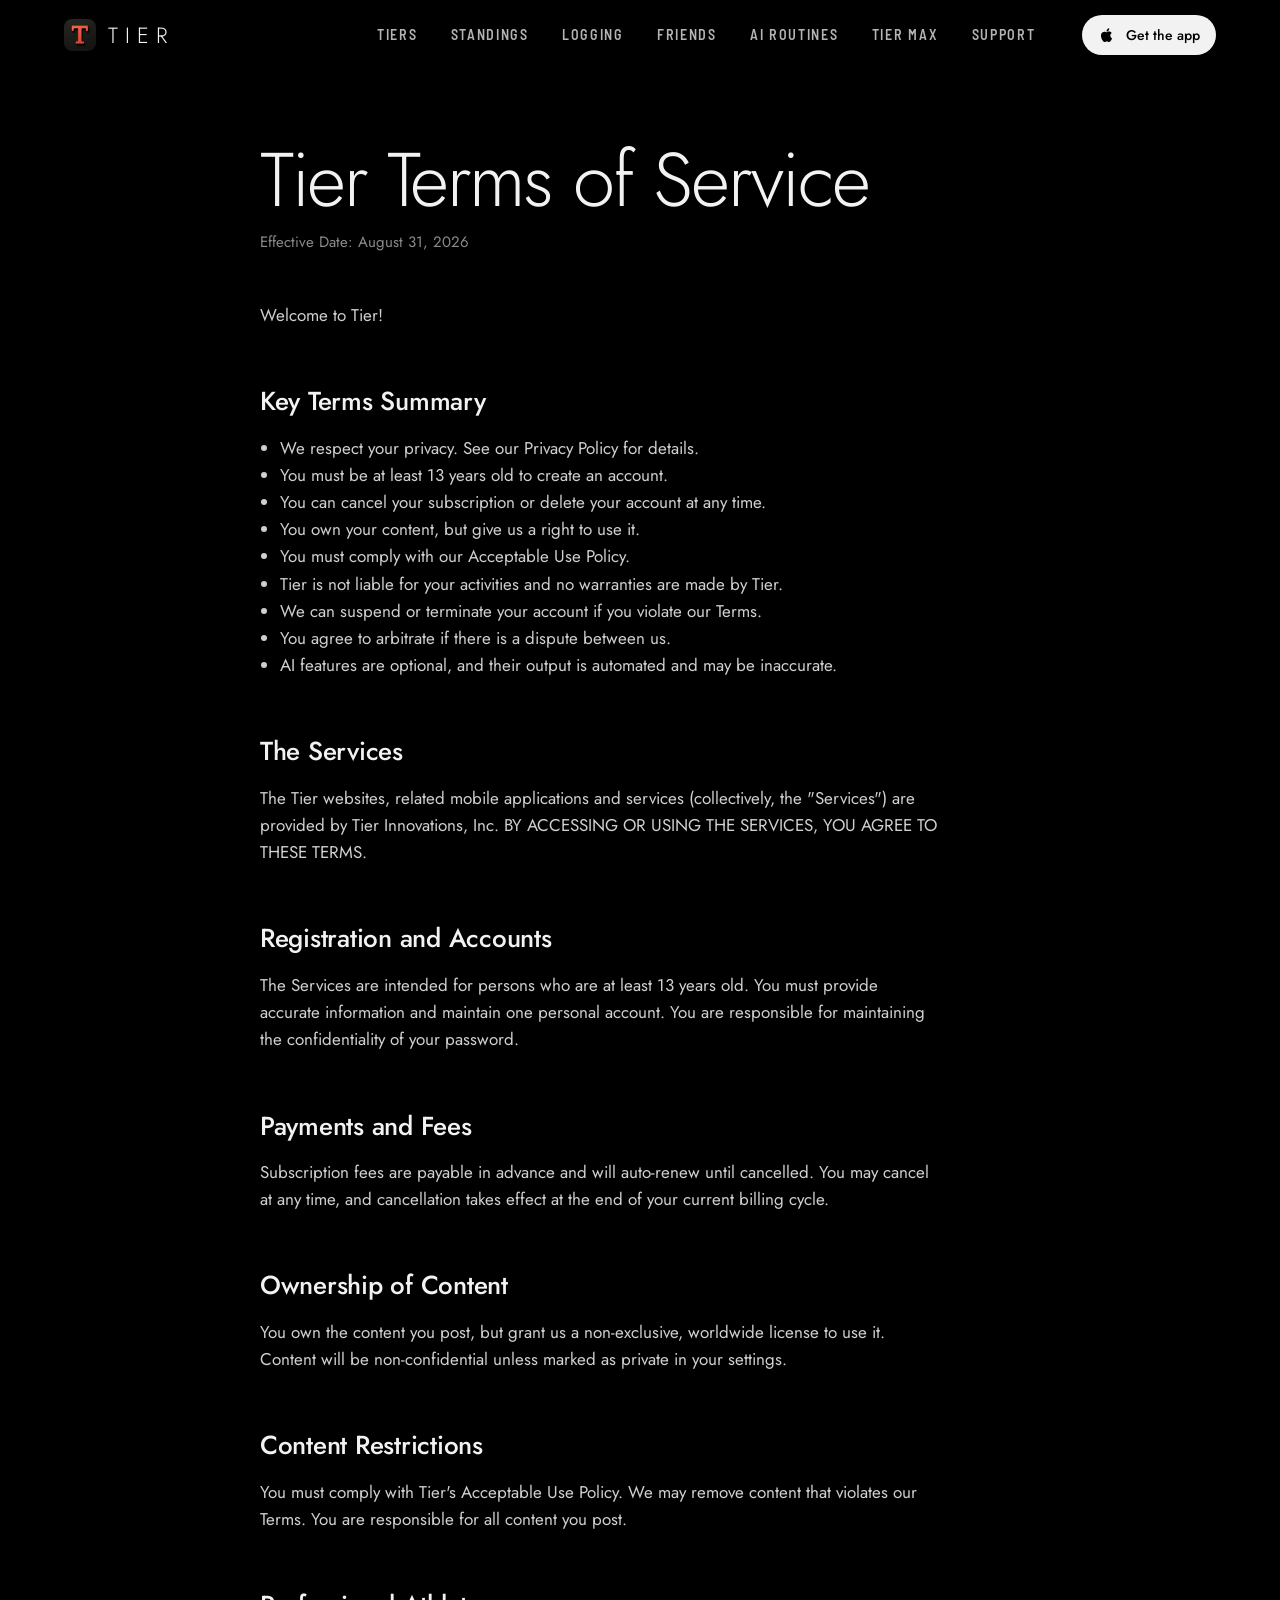
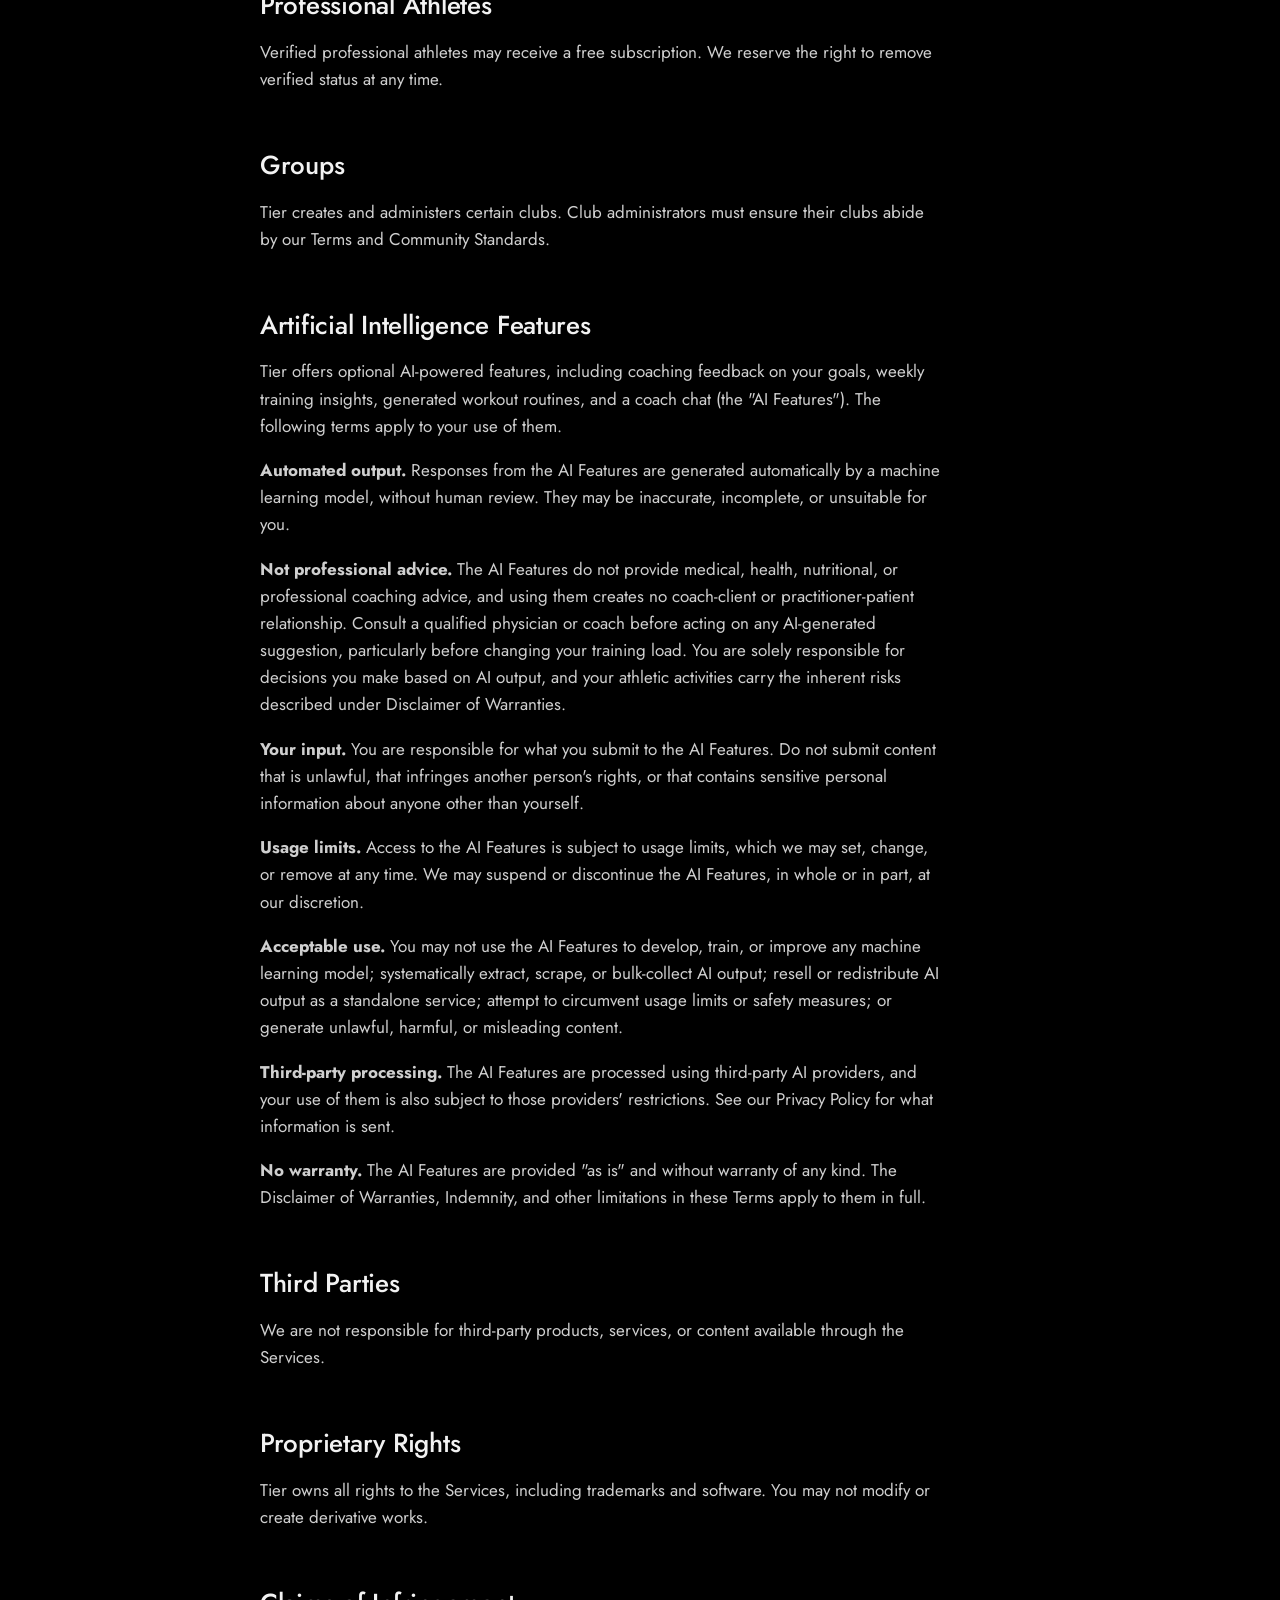
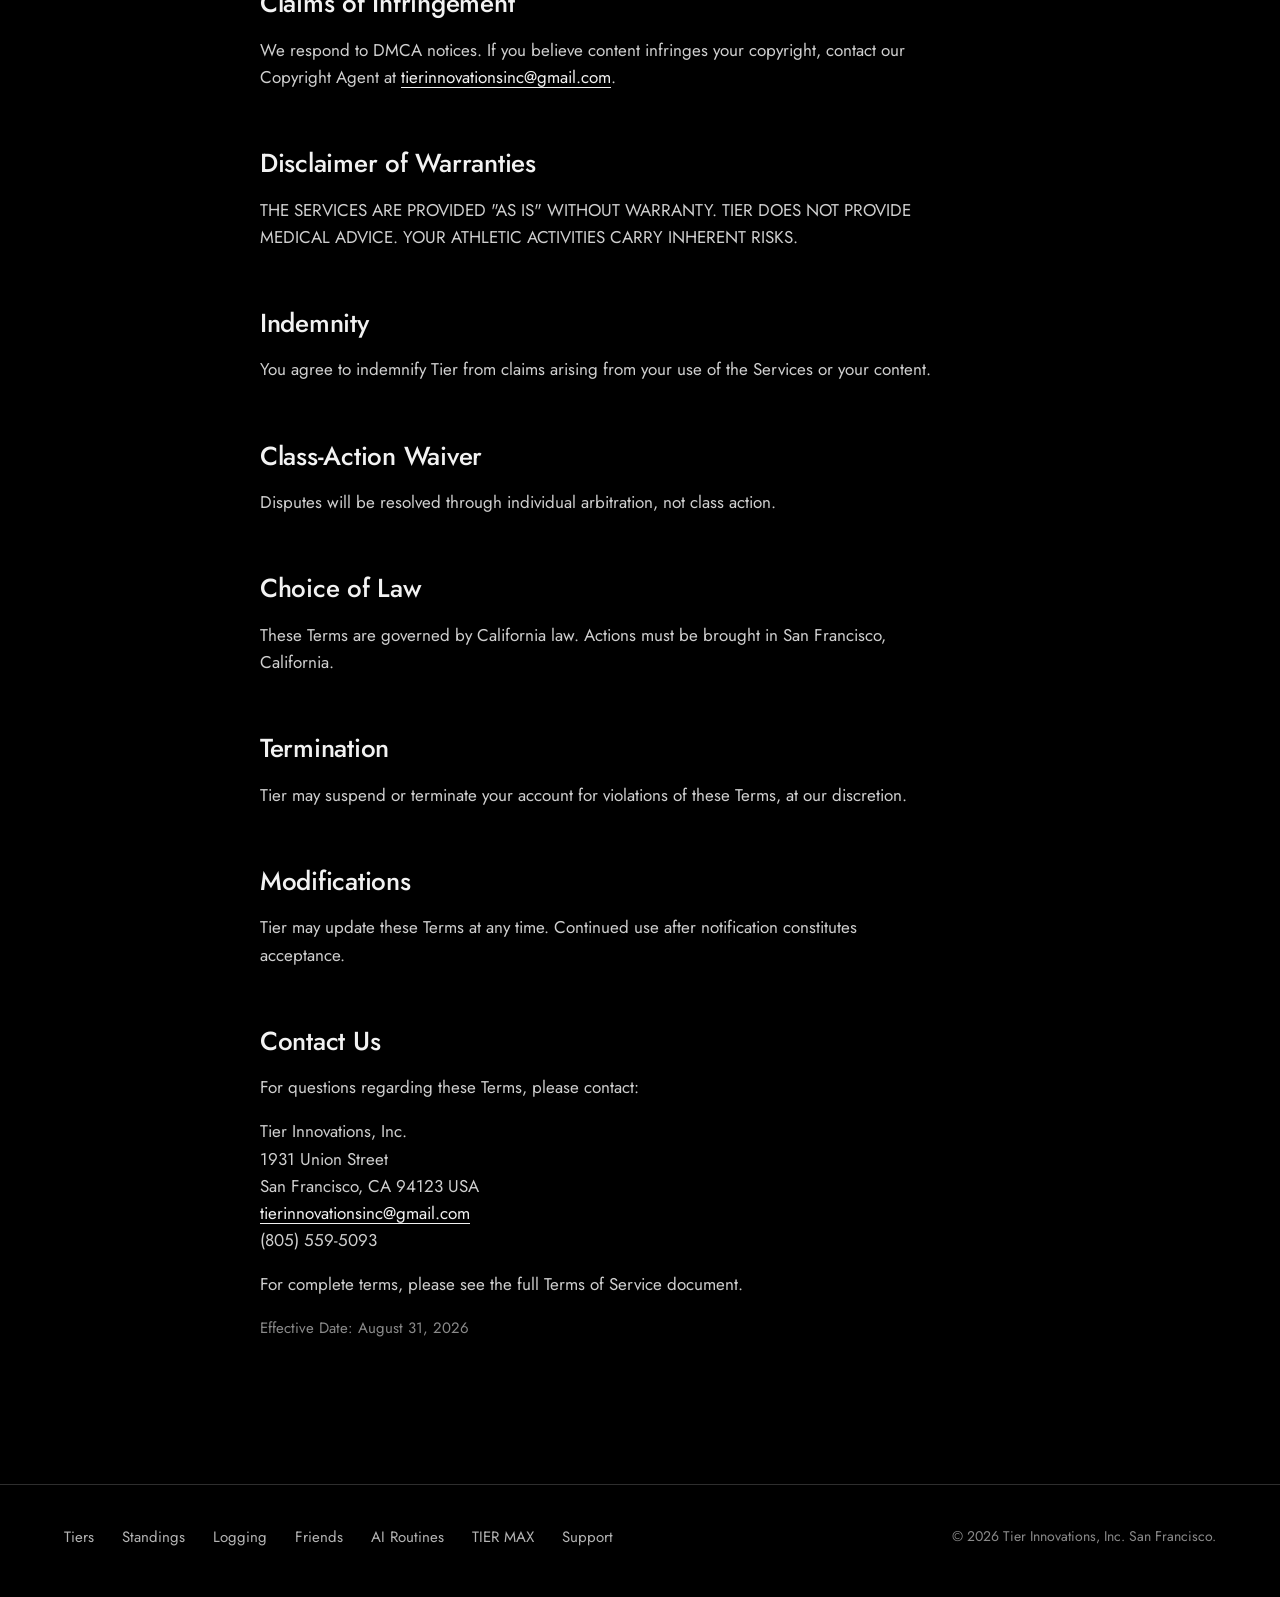
<file: terms.html>
<!DOCTYPE html>
<html lang="en">
<head>
<meta charset="utf-8">
<meta name="viewport" content="width=device-width, initial-scale=1">
<title>Terms of Service &mdash; Tier Athletics</title>
<meta name="theme-color" content="#000000">
<link rel="icon" href="assets/favicon.png">
<link rel="apple-touch-icon" href="assets/apple-touch-icon.png">
<link rel="preconnect" href="https://fonts.googleapis.com">
<link rel="preconnect" href="https://fonts.gstatic.com" crossorigin>
<link href="https://fonts.googleapis.com/css2?family=Barlow+Semi+Condensed:wght@500;600&family=Inter:wght@600&family=Jost:wght@100;200;300;400;500&display=swap" rel="stylesheet">
<link rel="stylesheet" href="styles.css?v=20260914j">
</head>
<body>
<a class="skip" href="#main">Skip to content</a>
<header class="bar">
  <a class="wordmark" href="/" aria-label="Tier Athletics home">
    <img src="assets/apple-touch-icon.png" alt="" width="32" height="32">
    <span>TIER</span>
  </a>
  <nav class="tabs" aria-label="Primary">
    <a class="tab" href="/#rung-1">Tiers</a>
    <a class="tab" href="standings.html">Standings</a>
    <a class="tab" href="logging.html">Logging</a>
    <a class="tab" href="friends.html">Friends</a>
    <a class="tab" href="ai-routines.html">AI Routines</a>
    <a class="tab" href="tier-max.html">TIER MAX</a>
    <a class="tab" href="support.html">Support</a>
  </nav>
  <a class="store small" href="https://apps.apple.com/app/apple-store/id6743146228?pt=127595726&amp;ct=website&amp;mt=8"><svg viewBox="0 0 24 24" aria-hidden="true"><path fill="currentColor" d="M16.37 12.73c-.02-2.3 1.88-3.4 1.97-3.46-1.07-1.57-2.74-1.78-3.33-1.8-1.42-.14-2.77.84-3.49.84-.72 0-1.83-.82-3.01-.8-1.55.02-2.98.9-3.78 2.29-1.61 2.8-.41 6.94 1.16 9.21.77 1.11 1.68 2.36 2.88 2.31 1.16-.05 1.59-.75 2.99-.75 1.39 0 1.79.75 3.01.72 1.24-.02 2.03-1.13 2.79-2.25.88-1.29 1.24-2.54 1.26-2.6-.03-.01-2.42-.93-2.45-3.71ZM14.1 5.95c.64-.77 1.07-1.85.95-2.92-.92.04-2.03.61-2.69 1.38-.59.68-1.1 1.77-.97 2.82 1.03.08 2.07-.52 2.71-1.28Z"/></svg>
    Get the app</a>
</header>
<main class="doc" id="main">
  <h1>Tier Terms of Service</h1>
  <p class="meta">Effective Date: August 31, 2026</p>
  <p>Welcome to Tier!</p>
  <h2>Key Terms Summary</h2>
  <ul>
    <li>We respect your privacy. See our Privacy Policy for details.</li>
    <li>You must be at least 13 years old to create an account.</li>
    <li>You can cancel your subscription or delete your account at any time.</li>
    <li>You own your content, but give us a right to use it.</li>
    <li>You must comply with our Acceptable Use Policy.</li>
    <li>Tier is not liable for your activities and no warranties are made by Tier.</li>
    <li>We can suspend or terminate your account if you violate our Terms.</li>
    <li>You agree to arbitrate if there is a dispute between us.</li>
    <li>AI features are optional, and their output is automated and may be inaccurate.</li>
  </ul>
  <h2>The Services</h2>
  <p>The Tier websites, related mobile applications and services (collectively, the &quot;Services&quot;) are provided by Tier Innovations, Inc. BY ACCESSING OR USING THE SERVICES, YOU AGREE TO THESE TERMS.</p>
  <h2>Registration and Accounts</h2>
  <p>The Services are intended for persons who are at least 13 years old. You must provide accurate information and maintain one personal account. You are responsible for maintaining the confidentiality of your password.</p>
  <h2>Payments and Fees</h2>
  <p>Subscription fees are payable in advance and will auto-renew until cancelled. You may cancel at any time, and cancellation takes effect at the end of your current billing cycle.</p>
  <h2>Ownership of Content</h2>
  <p>You own the content you post, but grant us a non-exclusive, worldwide license to use it. Content will be non-confidential unless marked as private in your settings.</p>
  <h2>Content Restrictions</h2>
  <p>You must comply with Tier&#x27;s Acceptable Use Policy. We may remove content that violates our Terms. You are responsible for all content you post.</p>
  <h2>Professional Athletes</h2>
  <p>Verified professional athletes may receive a free subscription. We reserve the right to remove verified status at any time.</p>
  <h2>Groups</h2>
  <p>Tier creates and administers certain clubs. Club administrators must ensure their clubs abide by our Terms and Community Standards.</p>
  <h2>Artificial Intelligence Features</h2>
  <p>Tier offers optional AI-powered features, including coaching feedback on your goals, weekly training insights, generated workout routines, and a coach chat (the &quot;AI Features&quot;). The following terms apply to your use of them.</p>
  <p><strong>Automated output.</strong> Responses from the AI Features are generated automatically by a machine learning model, without human review. They may be inaccurate, incomplete, or unsuitable for you.</p>
  <p><strong>Not professional advice.</strong> The AI Features do not provide medical, health, nutritional, or professional coaching advice, and using them creates no coach-client or practitioner-patient relationship. Consult a qualified physician or coach before acting on any AI-generated suggestion, particularly before changing your training load. You are solely responsible for decisions you make based on AI output, and your athletic activities carry the inherent risks described under Disclaimer of Warranties.</p>
  <p><strong>Your input.</strong> You are responsible for what you submit to the AI Features. Do not submit content that is unlawful, that infringes another person&#x27;s rights, or that contains sensitive personal information about anyone other than yourself.</p>
  <p><strong>Usage limits.</strong> Access to the AI Features is subject to usage limits, which we may set, change, or remove at any time. We may suspend or discontinue the AI Features, in whole or in part, at our discretion.</p>
  <p><strong>Acceptable use.</strong> You may not use the AI Features to develop, train, or improve any machine learning model; systematically extract, scrape, or bulk-collect AI output; resell or redistribute AI output as a standalone service; attempt to circumvent usage limits or safety measures; or generate unlawful, harmful, or misleading content.</p>
  <p><strong>Third-party processing.</strong> The AI Features are processed using third-party AI providers, and your use of them is also subject to those providers&#x27; restrictions. See our Privacy Policy for what information is sent.</p>
  <p><strong>No warranty.</strong> The AI Features are provided &quot;as is&quot; and without warranty of any kind. The Disclaimer of Warranties, Indemnity, and other limitations in these Terms apply to them in full.</p>
  <h2>Third Parties</h2>
  <p>We are not responsible for third-party products, services, or content available through the Services.</p>
  <h2>Proprietary Rights</h2>
  <p>Tier owns all rights to the Services, including trademarks and software. You may not modify or create derivative works.</p>
  <h2>Claims of Infringement</h2>
  <p>We respond to DMCA notices. If you believe content infringes your copyright, contact our Copyright Agent at <a href="mailto:tierinnovationsinc@gmail.com">tierinnovationsinc@gmail.com</a>.</p>
  <h2>Disclaimer of Warranties</h2>
  <p>THE SERVICES ARE PROVIDED &quot;AS IS&quot; WITHOUT WARRANTY. TIER DOES NOT PROVIDE MEDICAL ADVICE. YOUR ATHLETIC ACTIVITIES CARRY INHERENT RISKS.</p>
  <h2>Indemnity</h2>
  <p>You agree to indemnify Tier from claims arising from your use of the Services or your content.</p>
  <h2>Class-Action Waiver</h2>
  <p>Disputes will be resolved through individual arbitration, not class action.</p>
  <h2>Choice of Law</h2>
  <p>These Terms are governed by California law. Actions must be brought in San Francisco, California.</p>
  <h2>Termination</h2>
  <p>Tier may suspend or terminate your account for violations of these Terms, at our discretion.</p>
  <h2>Modifications</h2>
  <p>Tier may update these Terms at any time. Continued use after notification constitutes acceptance.</p>
  <h2>Contact Us</h2>
  <p>For questions regarding these Terms, please contact:</p>
  <p>Tier Innovations, Inc.<br>
  1931 Union Street<br>
  San Francisco, CA 94123 USA<br>
  <a href="mailto:tierinnovationsinc@gmail.com">tierinnovationsinc@gmail.com</a><br>
  (805) 559-5093</p>
  <p>For complete terms, please see the full Terms of Service document.</p>
  <p class="meta">Effective Date: August 31, 2026</p>
</main>
<footer class="foot">
  <nav aria-label="Footer">
    <a href="/#rung-1">Tiers</a>
    <a href="standings.html">Standings</a>
    <a href="logging.html">Logging</a>
    <a href="friends.html">Friends</a>
    <a href="ai-routines.html">AI Routines</a>
    <a href="tier-max.html">TIER MAX</a>
    <a href="support.html">Support</a>
  </nav>
  <small>&copy; 2026 Tier Innovations, Inc. San Francisco.</small>
</footer>
</body>
</html>
</file>
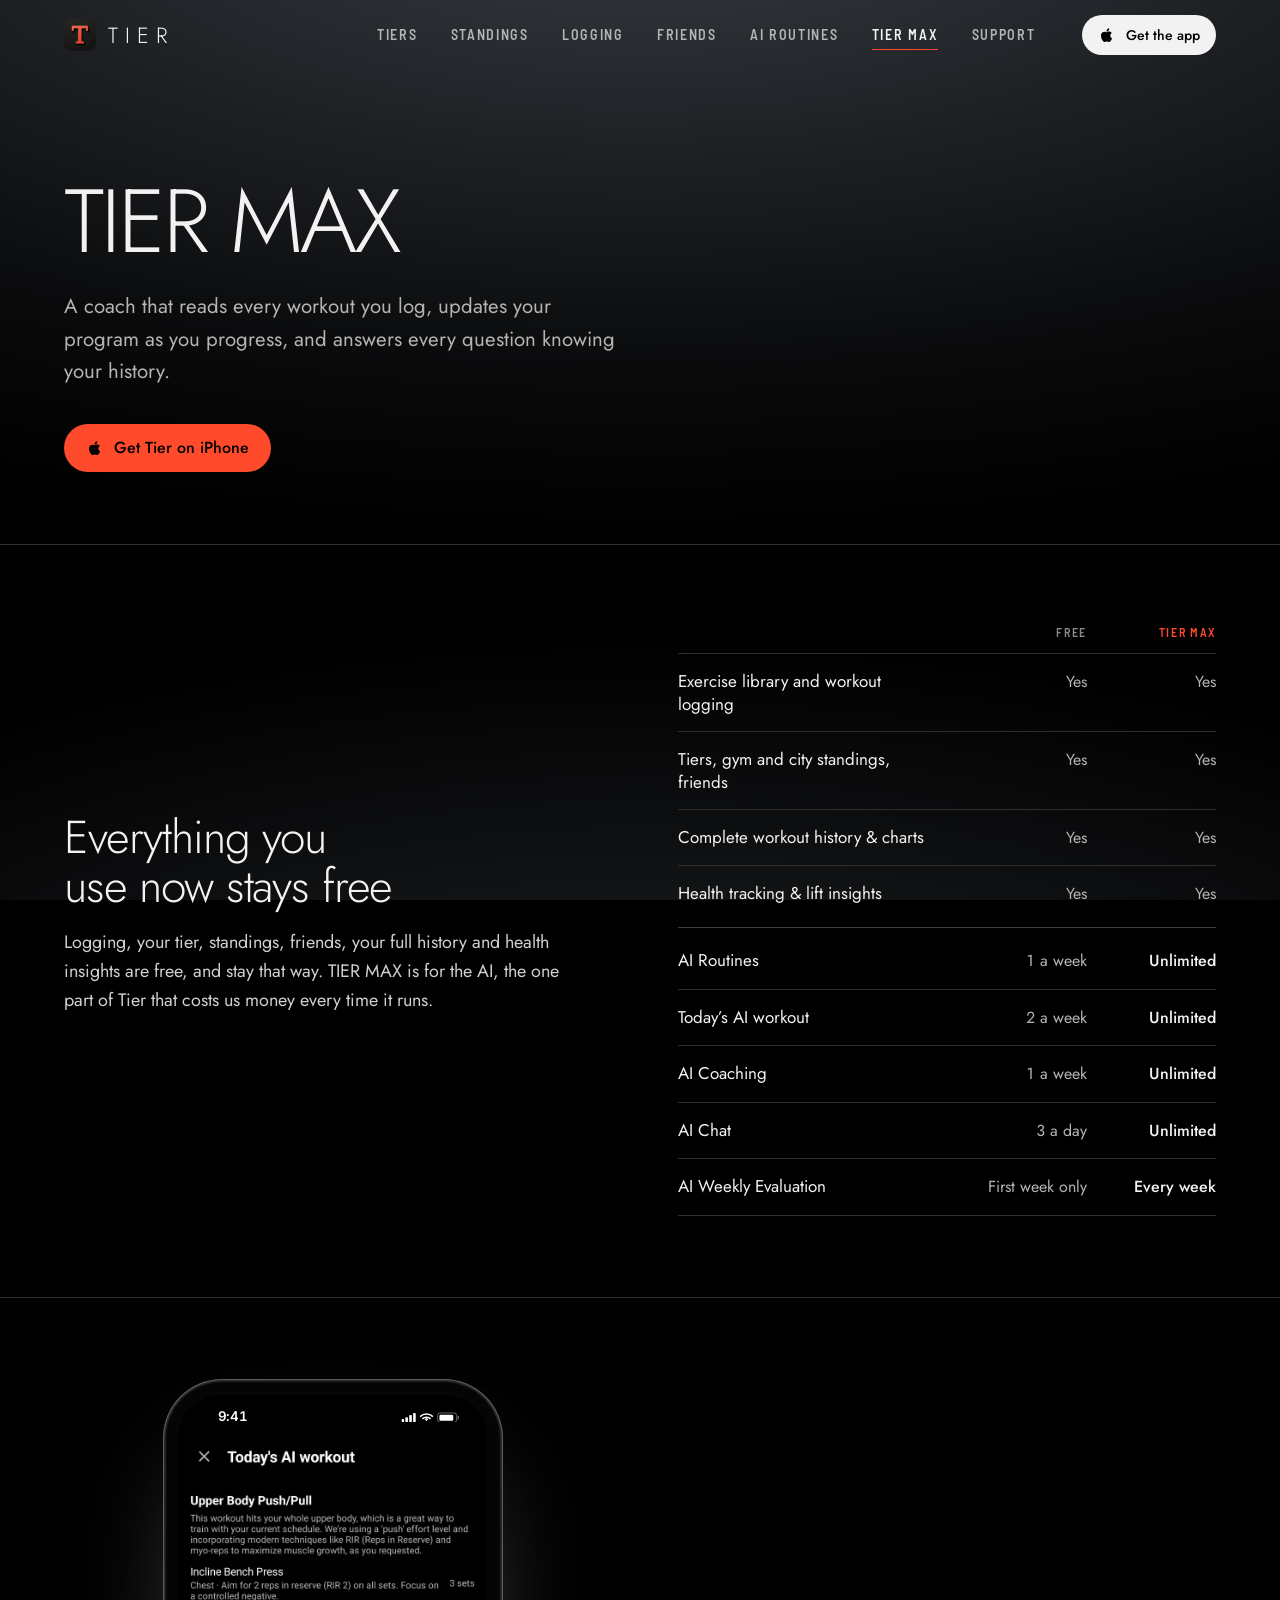
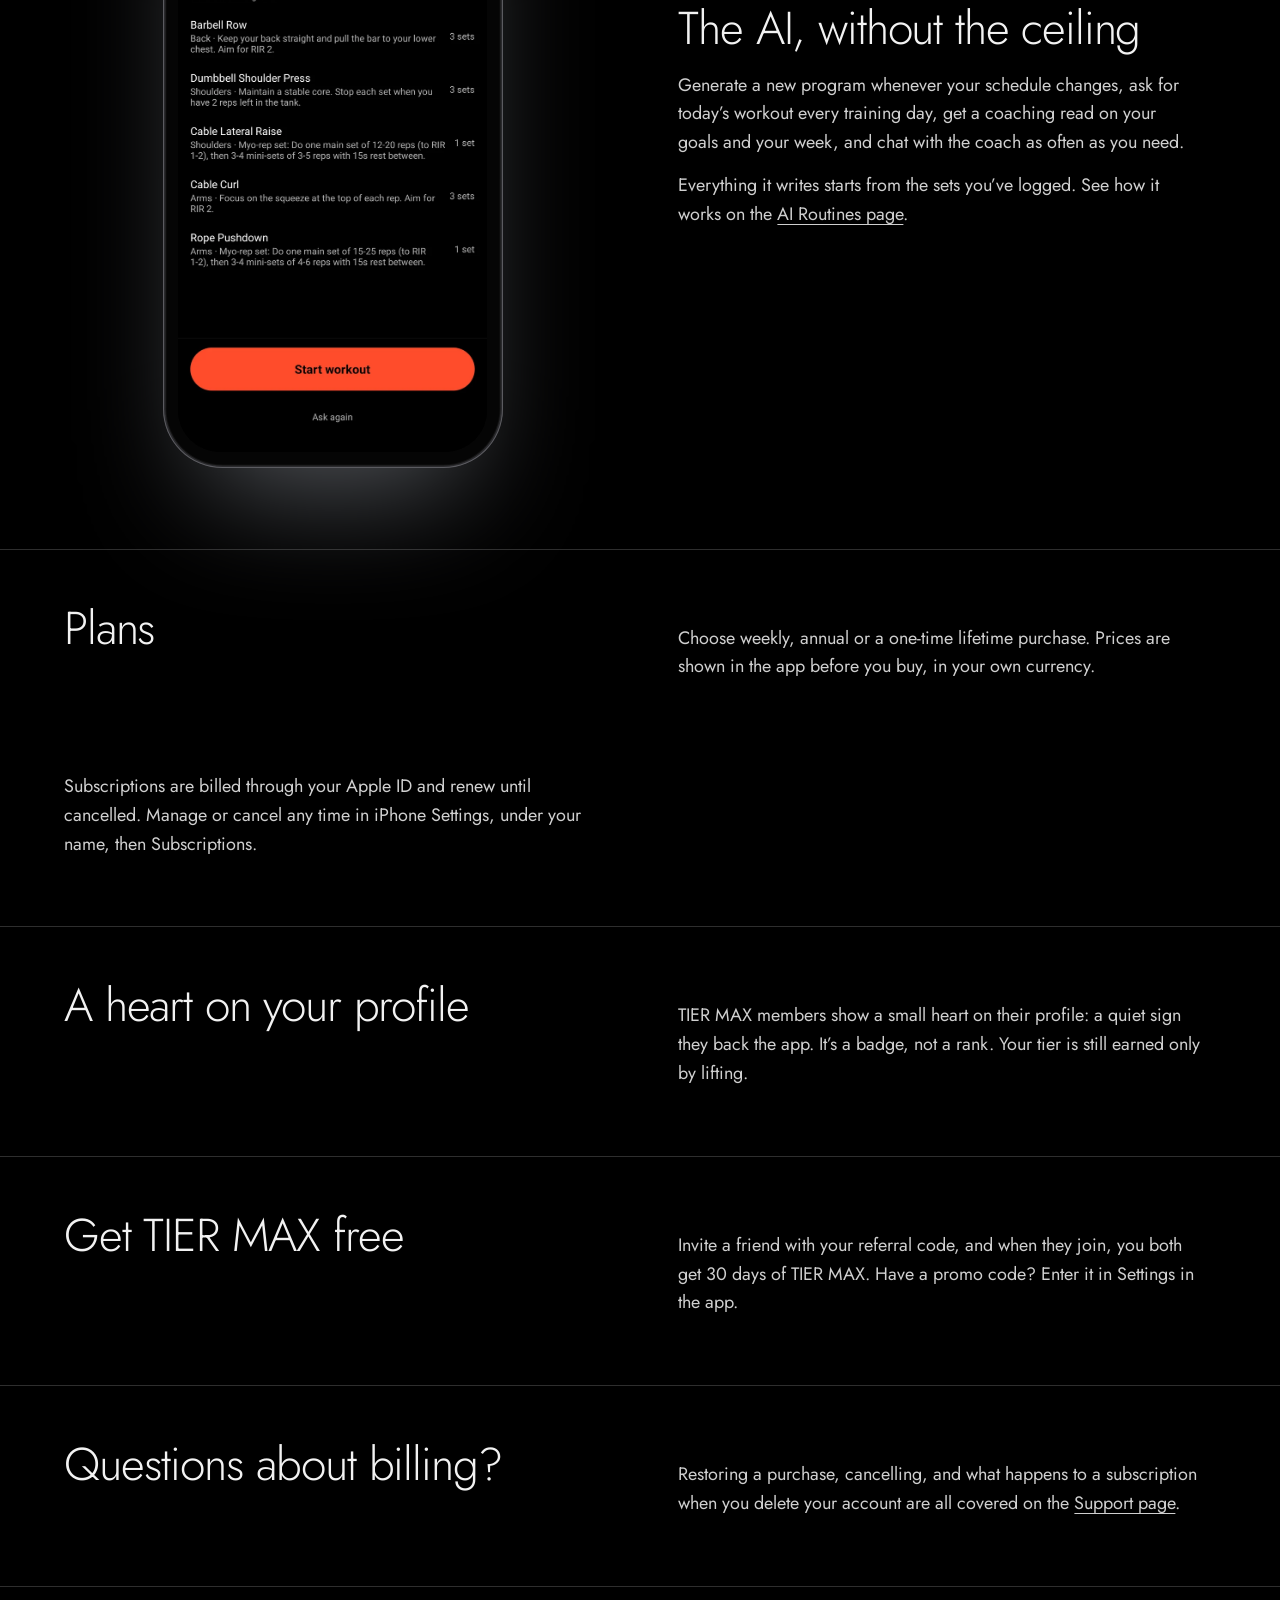
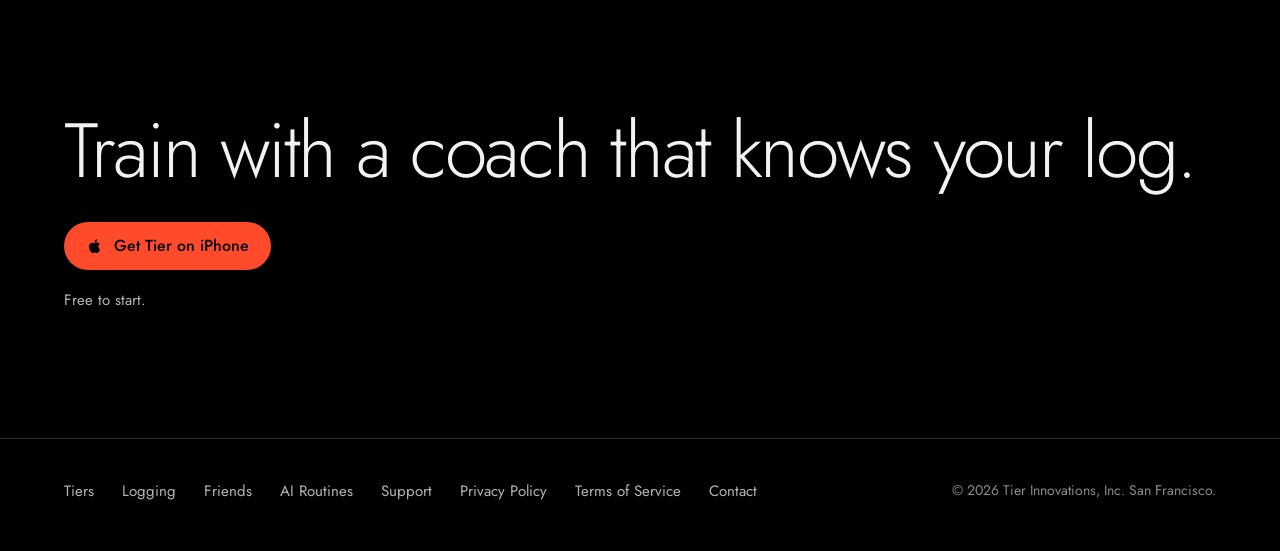
<file: tier-max.html>
<!DOCTYPE html>
<html lang="en">
<head>
<meta charset="utf-8">
<meta name="viewport" content="width=device-width, initial-scale=1, viewport-fit=cover">
<title>TIER MAX — Tier Athletics</title>
<meta name="description" content="TIER MAX is Tier’s subscription: unlimited AI routines, workouts, coaching and chat built from your own training log. Everything else in Tier stays free.">
<link rel="canonical" href="https://tierathletics.app/tier-max.html">
<meta property="og:title" content="TIER MAX — Tier Athletics">
<meta property="og:description" content="TIER MAX is Tier’s subscription: unlimited AI routines, workouts, coaching and chat built from your own training log. Everything else in Tier stays free.">
<meta property="og:image" content="https://tierathletics.app/assets/og.png">
<meta name="apple-itunes-app" content="app-id=6743146228">
<meta name="theme-color" content="#000000">
<link rel="icon" href="assets/favicon.png">
<link rel="apple-touch-icon" href="assets/apple-touch-icon.png">
<link rel="preconnect" href="https://fonts.googleapis.com">
<link rel="preconnect" href="https://fonts.gstatic.com" crossorigin>
<link href="https://fonts.googleapis.com/css2?family=Barlow+Semi+Condensed:wght@500;600&family=Inter:wght@600&family=Jost:wght@100;200;300;400;500&display=swap" rel="stylesheet">
<link rel="stylesheet" href="styles.css?v=20260914j">
</head>
<body class="fpage">
<a class="skip" href="#main">Skip to content</a>
<div class="aurora" aria-hidden="true"></div>
<header class="bar">
  <a class="wordmark" href="/" aria-label="Tier Athletics home">
    <img src="assets/apple-touch-icon.png" alt="" width="32" height="32">
    <span>TIER</span>
  </a>
  <nav class="tabs" aria-label="Primary">
    <a class="tab" href="/#rung-1">Tiers</a>
    <a class="tab" href="standings.html">Standings</a>
    <a class="tab" href="logging.html">Logging</a>
    <a class="tab" href="friends.html">Friends</a>
    <a class="tab" href="ai-routines.html">AI Routines</a>
    <a class="tab" href="tier-max.html" aria-current="page">TIER MAX</a>
    <a class="tab" href="support.html">Support</a>
  </nav>
  <a class="store small" href="https://apps.apple.com/app/apple-store/id6743146228?pt=127595726&amp;ct=website&amp;mt=8"><svg viewBox="0 0 24 24" aria-hidden="true"><path fill="currentColor" d="M16.37 12.73c-.02-2.3 1.88-3.4 1.97-3.46-1.07-1.57-2.74-1.78-3.33-1.8-1.42-.14-2.77.84-3.49.84-.72 0-1.83-.82-3.01-.8-1.55.02-2.98.9-3.78 2.29-1.61 2.8-.41 6.94 1.16 9.21.77 1.11 1.68 2.36 2.88 2.31 1.16-.05 1.59-.75 2.99-.75 1.39 0 1.79.75 3.01.72 1.24-.02 2.03-1.13 2.79-2.25.88-1.29 1.24-2.54 1.26-2.6-.03-.01-2.42-.93-2.45-3.71ZM14.1 5.95c.64-.77 1.07-1.85.95-2.92-.92.04-2.03.61-2.69 1.38-.59.68-1.1 1.77-.97 2.82 1.03.08 2.07-.52 2.71-1.28Z"/></svg>
    Get the app</a>
</header>
<main id="main">
  <section class="fhero">
    <h1>TIER MAX</h1>
    <p class="lede">A coach that reads every workout you log, updates your program as you progress, and answers every question knowing your history.</p>
    <a class="store accent" href="https://apps.apple.com/app/apple-store/id6743146228?pt=127595726&amp;ct=website&amp;mt=8"><svg viewBox="0 0 24 24" aria-hidden="true"><path fill="currentColor" d="M16.37 12.73c-.02-2.3 1.88-3.4 1.97-3.46-1.07-1.57-2.74-1.78-3.33-1.8-1.42-.14-2.77.84-3.49.84-.72 0-1.83-.82-3.01-.8-1.55.02-2.98.9-3.78 2.29-1.61 2.8-.41 6.94 1.16 9.21.77 1.11 1.68 2.36 2.88 2.31 1.16-.05 1.59-.75 2.99-.75 1.39 0 1.79.75 3.01.72 1.24-.02 2.03-1.13 2.79-2.25.88-1.29 1.24-2.54 1.26-2.6-.03-.01-2.42-.93-2.45-3.71ZM14.1 5.95c.64-.77 1.07-1.85.95-2.92-.92.04-2.03.61-2.69 1.38-.59.68-1.1 1.77-.97 2.82 1.03.08 2.07-.52 2.71-1.28Z"/></svg>
      Get Tier on iPhone</a>
  </section>
  <section class="frow compare-row">
    <div class="fcopy"><h2>Everything you use now stays free</h2><p>Logging, your tier, standings, friends, your full history and health insights are free, and stay that way. TIER MAX is for the AI, the one part of Tier that costs us money every time it runs.</p></div>
    <div class="compare" role="region" aria-label="Free and TIER MAX compared" tabindex="0"><table>
<thead><tr><th scope="col"></th><th scope="col">Free</th><th scope="col" class="max">TIER MAX</th></tr></thead>
<tbody>
<tr><th scope="row">Exercise library and workout logging</th><td>Yes</td><td class="">Yes</td></tr>
<tr><th scope="row">Tiers, gym and city standings, friends</th><td>Yes</td><td class="">Yes</td></tr>
<tr><th scope="row">Complete workout history &amp; charts</th><td>Yes</td><td class="">Yes</td></tr>
<tr><th scope="row">Health tracking &amp; lift insights</th><td>Yes</td><td class="">Yes</td></tr>
<tr><th scope="row">AI Routines</th><td>1 a week</td><td class="up">Unlimited</td></tr>
<tr><th scope="row">Today&rsquo;s AI workout</th><td>2 a week</td><td class="up">Unlimited</td></tr>
<tr><th scope="row">AI Coaching</th><td>1 a week</td><td class="up">Unlimited</td></tr>
<tr><th scope="row">AI Chat</th><td>3 a day</td><td class="up">Unlimited</td></tr>
<tr><th scope="row">AI Weekly Evaluation</th><td>First week only</td><td class="up">Every week</td></tr>
</tbody></table></div>
  </section>
  <section class="frow flip">
    <div class="fcopy"><h2>The AI, without the ceiling</h2><p>Generate a new program whenever your schedule changes, ask for today&rsquo;s workout every training day, get a coaching read on your goals and your week, and chat with the coach as often as you need.</p><p>Everything it writes starts from the sets you&rsquo;ve logged. See how it works on the <a href="ai-routines.html">AI Routines page</a>.</p></div>
    <figure class="iphone fit"><div class="iphone-frame"><div class="iphone-screen"><div class="ios-bar" aria-hidden="true"><span class="ios-time">9:41</span><i class="island"></i><svg class="ios-icons" viewBox="0 0 68 12" aria-hidden="true"><g fill="#fff"><rect x="0" y="8" width="3" height="4" rx="1"/><rect x="4.5" y="6" width="3" height="6" rx="1"/><rect x="9" y="3.5" width="3" height="8.5" rx="1"/><rect x="13.5" y="1" width="3" height="11" rx="1"/><path d="M29 3.2a9.6 9.6 0 0 1 6.8 2.8l1.2-1.3A11.4 11.4 0 0 0 29 1.4a11.4 11.4 0 0 0-8 3.3L22.2 6A9.6 9.6 0 0 1 29 3.2Zm0 3.6a5.9 5.9 0 0 1 4.2 1.7l1.2-1.3A7.7 7.7 0 0 0 29 5a7.7 7.7 0 0 0-5.4 2.2l1.2 1.3A5.9 5.9 0 0 1 29 6.8Zm0 3.6-2.1-2.1a3 3 0 0 1 4.2 0Z"/><rect x="42" y="1" width="22" height="11" rx="3" fill="none" stroke="#fff" stroke-opacity=".45"/><rect x="44" y="3" width="16" height="7" rx="1.5"/><rect x="65" y="4.5" width="1.5" height="4" rx=".75" fill-opacity=".45"/></g></svg></div><div class="iphone-scroll" tabindex="0" aria-label="Scrollable app screen"><img src="assets/scr-ai-result.webp" width="720" height="1479" loading="lazy" style="--android:0.062" alt="Today's AI workout: upper body push and pull with incline bench, barbell row and dumbbell shoulder press."></div></div></div></figure>
  </section>
  <section class="frow textonly">
    <div class="fcopy"><h2>Plans</h2><p>Choose weekly, annual or a one-time lifetime purchase. Prices are shown in the app before you buy, in your own currency.</p><p>Subscriptions are billed through your Apple ID and renew until cancelled. Manage or cancel any time in iPhone Settings, under your name, then Subscriptions.</p></div>
    
  </section>
  <section class="frow textonly">
    <div class="fcopy"><h2>A heart on your profile</h2><p>TIER MAX members show a small heart on their profile: a quiet sign they back the app. It&rsquo;s a badge, not a rank. Your tier is still earned only by lifting.</p></div>
    
  </section>
  <section class="frow textonly">
    <div class="fcopy"><h2>Get TIER MAX free</h2><p>Invite a friend with your referral code, and when they join, you both get 30 days of TIER MAX. Have a promo code? Enter it in Settings in the app.</p></div>
    
  </section>
  <section class="frow textonly">
    <div class="fcopy"><h2>Questions about billing?</h2><p>Restoring a purchase, cancelling, and what happens to a subscription when you delete your account are all covered on the <a href="support.html">Support page</a>.</p></div>
    
  </section>
  <section class="fclose">
    <h2>Train with a coach that knows your log.</h2>
    <a class="store accent" href="https://apps.apple.com/app/apple-store/id6743146228?pt=127595726&amp;ct=website&amp;mt=8"><svg viewBox="0 0 24 24" aria-hidden="true"><path fill="currentColor" d="M16.37 12.73c-.02-2.3 1.88-3.4 1.97-3.46-1.07-1.57-2.74-1.78-3.33-1.8-1.42-.14-2.77.84-3.49.84-.72 0-1.83-.82-3.01-.8-1.55.02-2.98.9-3.78 2.29-1.61 2.8-.41 6.94 1.16 9.21.77 1.11 1.68 2.36 2.88 2.31 1.16-.05 1.59-.75 2.99-.75 1.39 0 1.79.75 3.01.72 1.24-.02 2.03-1.13 2.79-2.25.88-1.29 1.24-2.54 1.26-2.6-.03-.01-2.42-.93-2.45-3.71ZM14.1 5.95c.64-.77 1.07-1.85.95-2.92-.92.04-2.03.61-2.69 1.38-.59.68-1.1 1.77-.97 2.82 1.03.08 2.07-.52 2.71-1.28Z"/></svg>
      Get Tier on iPhone</a>
    <p class="note">Free to start.</p>
  </section>
</main>
<footer class="foot">
  <nav aria-label="Footer">
    <a href="/#rung-1">Tiers</a>
    <a href="logging.html">Logging</a>
    <a href="friends.html">Friends</a>
    <a href="ai-routines.html">AI Routines</a>
    <a href="support.html">Support</a>
    <a href="privacy.html">Privacy Policy</a>
    <a href="terms.html">Terms of Service</a>
    <a href="mailto:tierinnovationsinc@gmail.com">Contact</a>
  </nav>
  <small>&copy; 2026 Tier Innovations, Inc. San Francisco.</small>
</footer>
</body>
</html>
</file>
<file: styles.css>
/* Tier Athletics — site styles. The app's world: pure black, tier hue as light, thin numerals. */
:root {
  --ground: #000;
  --ink: #f2f2f2;
  --ink-2: #b4b4b4;
  --ink-3: #8a8a8a;
  --rule: #2e2e2e;
  --rule-2: #3d3d3d;
  --accent: #ff4b2b;
  --hue: #3a3f46;          /* current rung's light; unranked by default */
  --hue-text: #b0b0b0;
  --display: "Jost", "Futura", "Century Gothic", sans-serif;
  --label: "Barlow Semi Condensed", "Arial Narrow", sans-serif;
  --gutter: clamp(20px, 5vw, 72px);
  --pad: max(var(--gutter), calc((100vw - 1360px) / 2));
  color-scheme: dark;
}
@property --hue { syntax: "<color>"; inherits: true; initial-value: #3a3f46; }
@property --hue-text { syntax: "<color>"; inherits: true; initial-value: #b0b0b0; }
*, *::before, *::after { box-sizing: border-box; }
html { scroll-behavior: smooth; scrollbar-color: var(--rule-2) var(--ground); }
@media (prefers-reduced-motion: reduce) { html { scroll-behavior: auto; } }
body {
  margin: 0;
  background: var(--ground);
  color: var(--ink);
  font: 400 17px/1.6 var(--display);
  -webkit-font-smoothing: antialiased;
  text-rendering: optimizeLegibility;
  transition: --hue 900ms cubic-bezier(.16,1,.3,1), --hue-text 900ms cubic-bezier(.16,1,.3,1);
}
@media (prefers-reduced-motion: reduce) { body { transition: none; } }
::selection { background: var(--accent); color: #000; }
img { max-width: 100%; display: block; }
a { color: inherit; text-underline-offset: 0.22em; text-decoration-thickness: 1px; }
:focus-visible { outline: 2px solid var(--accent); outline-offset: 3px; border-radius: 2px; }
.skip { position: absolute; left: -999px; top: 8px; background: var(--accent); color: #000; padding: 8px 12px; z-index: 50; }
.skip:focus { left: 8px; }

/* The light. One fixed field that takes the colour of whichever rung is in view. */
.aurora {
  position: fixed; inset: 0; z-index: -1; pointer-events: none;
  background:
    radial-gradient(160% 95% at 50% -14%, var(--hue) 0%, color-mix(in srgb, var(--hue) 55%, transparent) 30%, color-mix(in srgb, var(--hue) 16%, transparent) 58%, transparent 78%),
    radial-gradient(120% 70% at 50% 122%, color-mix(in srgb, var(--hue) 55%, transparent) 0%, transparent 74%),
    var(--ground);
}
body[data-rung="0"] .aurora { background: var(--ground); }
@supports not (color: color-mix(in srgb, red 50%, blue)) {
  .aurora { background: radial-gradient(120% 70% at 50% -8%, var(--hue) 0%, transparent 60%), var(--ground); opacity: .55; }
}

/* Labels: the app's tracked caps. */
.label {
  font: 600 13px/1.3 var(--label);
  letter-spacing: 0.14em;
  text-transform: uppercase;
  color: var(--ink-2);
}

/* Header */
.bar {
  position: relative; z-index: 20;
  display: flex; align-items: center; justify-content: space-between; gap: 16px;
  padding: 14px var(--pad);
}
.wordmark { display: flex; align-items: center; gap: 12px; text-decoration: none; }
.wordmark img { width: 32px; height: 32px; border-radius: 8px; }
.wordmark span { font: 300 22px/1 var(--display); letter-spacing: 0.32em; }
.tabs { display: flex; align-items: center; gap: clamp(18px, 2.6vw, 36px); margin-left: auto; }
.tab {
  position: relative; text-decoration: none; white-space: nowrap;
  font: 600 14px/1 var(--label); letter-spacing: .12em; text-transform: uppercase;
  color: var(--ink-2); padding: 14px 0;
}
.tab::after { content: ""; position: absolute; left: 0; right: 0; bottom: 6px; height: 1.5px; background: var(--accent); transform: scaleX(0); transform-origin: left; transition: transform 250ms cubic-bezier(.16,1,.3,1); }
.tab:hover { color: var(--ink); }
.tab:hover::after { transform: scaleX(.4); }
.tab[aria-current="page"] { color: var(--ink); }
.tab[aria-current="page"]::after { transform: scaleX(1); }
.bar > .store { margin-left: clamp(16px, 2.4vw, 32px); }

.store {
  display: inline-flex; align-items: center; gap: 10px;
  min-height: 48px; padding: 0 22px;
  border-radius: 999px;
  background: var(--ink); color: #000;
  font: 500 16px/1 var(--display); text-decoration: none; white-space: nowrap;
  transition: background 200ms, transform 200ms cubic-bezier(.16,1,.3,1);
}
.store svg { width: 18px; height: 18px; flex: none; }
.store:hover { background: #fff; transform: translateY(-1px); }
.store:active { transform: translateY(0); }
.store.small { min-height: 40px; padding: 0 16px; font-size: 14px; }
.store.accent { background: var(--accent); color: #000; }
.store.accent:hover { background: #ff6a4f; }

/* After the hero, the download stays one tap away without covering the light. */
.float[hidden] { display: none; }
.float { position: fixed; left: var(--pad); bottom: 20px; z-index: 18; box-shadow: 0 10px 30px -10px rgba(0,0,0,.8); }

/* Ladder rail: always says where you are. */
.rail {
  position: fixed; right: clamp(10px, 1.6vw, 28px); top: 50%; transform: translateY(-50%);
  z-index: 15; display: flex; flex-direction: column-reverse; gap: 6px; list-style: none; margin: 0; padding: 0;
}
.rail a {
  display: grid; grid-template-columns: 26px 18px; align-items: center; justify-items: end; gap: 8px;
  text-decoration: none; padding: 3px 0;
  font: 600 11px/1 var(--label); letter-spacing: .08em; color: var(--ink-3);
}
.rail a i { width: 18px; height: 2px; background: var(--rule-2); border-radius: 2px; transform: scaleX(.55); transform-origin: right; transition: transform 300ms cubic-bezier(.16,1,.3,1), background 300ms; justify-self: end; }
.rail a[aria-current="true"] { color: var(--ink); }
.rail a[aria-current="true"] i { transform: scaleX(1); background: var(--c, var(--ink)); }
.rail a:hover i { background: var(--c, var(--ink)); }
@media (max-width: 760px) { .rail { display: none; } }

/* Hero: unranked */
.hero {
  min-height: calc(100svh - 76px);
  display: grid; grid-template-columns: minmax(0, 1.05fr) minmax(0, .95fr); gap: clamp(32px, 6vw, 96px);
  align-items: center;
  padding: clamp(24px, 5vh, 64px) calc(var(--pad) + 40px) clamp(48px, 8vh, 96px) var(--pad);
}
.hero h1 {
  font: 300 clamp(48px, 7.2vw, 104px)/0.95 var(--display);
  letter-spacing: -0.035em; margin: 0 0 28px; text-wrap: balance;
}
.hero .lede { font-size: clamp(18px, 1.6vw, 21px); color: var(--ink-2); max-width: 34ch; margin: 0 0 36px; }
.hero .lede strong { color: var(--ink); font-weight: 500; }
.hero .cta { display: flex; flex-wrap: wrap; align-items: center; gap: 14px 22px; }
.hero .cta small { color: var(--ink-3); font-size: 14px; }

/* Calculator: the page's instrument. */
.calc {
  border: 1px solid var(--rule); border-radius: 16px;
  padding: clamp(22px, 3vw, 36px);
  background: rgba(0,0,0,.55);

}
.calc-head { display: flex; justify-content: space-between; align-items: center; gap: 12px; margin-bottom: 22px; }
.seg { display: inline-flex; border: 1px solid var(--rule-2); border-radius: 999px; padding: 3px; }
.seg button {
  appearance: none; border: 0; background: transparent; color: var(--ink-2);
  font: 600 13px/1 var(--label); letter-spacing: .12em; text-transform: uppercase;
  min-height: 34px; padding: 0 14px; border-radius: 999px; cursor: pointer;
}
.seg button[aria-pressed="true"] { background: var(--ink); color: #000; }
.lifts { display: grid; grid-template-columns: repeat(3, 1fr); gap: 12px; }
.lift label { display: block; margin-bottom: 8px; }
.lift .field { position: relative; }
.lift input {
  width: 100%; min-height: 64px;
  background: #0b0b0b; color: var(--ink);
  border: 1px solid var(--rule-2); border-radius: 12px;
  padding: 0 38px 0 14px;
  font: 400 30px/1 var(--display); font-variant-numeric: tabular-nums;
  caret-color: var(--accent);
  -moz-appearance: textfield;
}
.lift input::-webkit-outer-spin-button, .lift input::-webkit-inner-spin-button { -webkit-appearance: none; margin: 0; }
.lift input::placeholder { color: #7d7d7d; }
.lift input:hover { border-color: #555; }
.lift input:focus { outline: none; border-color: var(--hue-text); }
.lift .unit { position: absolute; right: 12px; top: 50%; transform: translateY(-50%); color: var(--ink-3); font-size: 14px; pointer-events: none; }

.result { display: grid; grid-template-columns: auto 1fr; gap: 22px; align-items: center; margin-top: 28px; padding-top: 26px; border-top: 1px solid var(--rule); }
.ring {
  width: 108px; height: 108px; border-radius: 50%;
  border: 1.5px dashed var(--rule-2);
  display: grid; place-items: center;
  font: 200 40px/1 var(--display); letter-spacing: .02em;
  transition: border-color 500ms, box-shadow 700ms, color 500ms;
}
.ring.lit { border-style: solid; border-color: var(--hue); box-shadow: 0 0 60px -6px color-mix(in srgb, var(--hue) 70%, transparent), inset 0 0 40px -18px var(--hue); }
.result h2 { font: 500 28px/1.1 var(--display); margin: 0 0 6px; letter-spacing: -0.01em; }
.result p { margin: 0; color: var(--ink-2); font-size: 16px; }
.result .next { margin-top: 8px; color: var(--hue-text); }

/* Rungs */
.climb-intro { padding: clamp(80px, 14vh, 160px) var(--pad) clamp(40px, 6vh, 64px); }
.climb-intro h2 { font: 300 clamp(36px, 5vw, 72px)/1 var(--display); letter-spacing: -0.03em; margin: 0 0 18px; max-width: 16ch; }
.climb-intro p { color: var(--ink-2); max-width: 58ch; margin: 0; font-size: 19px; }

.rung {
  position: relative; overflow: hidden;
  min-height: 88svh;
  padding: clamp(56px, 10vh, 120px) calc(var(--pad) + 40px) clamp(56px, 10vh, 120px) var(--pad);
  border-top: 1px solid color-mix(in srgb, var(--c) 35%, var(--rule));
  display: grid; grid-template-columns: minmax(0, 1fr) minmax(0, 1fr); gap: clamp(32px, 6vw, 96px); align-items: center;
}
.numeral {
  position: absolute; right: calc(var(--pad) + 96px); bottom: -0.14em;
  font: 100 clamp(180px, 24vw, 400px)/0.8 var(--display);
  letter-spacing: -0.02em; color: transparent;
  -webkit-text-stroke: 1.5px color-mix(in srgb, var(--c) 62%, transparent);
  pointer-events: none; user-select: none; white-space: nowrap; z-index: 0;
}
.rung .copy, .rung figure, .rung .overload, .rung .quiet { position: relative; z-index: 1; }
.rung .tierline { color: var(--ct); }
.rung h3 { font: 300 clamp(48px, 5.4vw, 92px)/0.95 var(--display); letter-spacing: -0.035em; margin: 10px 0 14px; }
.rung .meaning { font-size: clamp(19px, 1.7vw, 23px); color: var(--ink); margin: 0 0 32px; max-width: 30ch; }

.thresholds { width: 100%; max-width: 440px; border-collapse: collapse; font-variant-numeric: tabular-nums; margin-bottom: 36px; }
.thresholds th, .thresholds td { padding: 12px 0; border-bottom: 1px solid var(--rule); text-align: right; }
.thresholds th:first-child, .thresholds td:first-child { text-align: left; }
.thresholds thead th { font: 600 12px/1 var(--label); letter-spacing: .14em; text-transform: uppercase; color: var(--ink-3); padding-top: 0; }
.thresholds tbody th { font: 600 13px/1 var(--label); letter-spacing: .12em; text-transform: uppercase; color: var(--ink-2); }
.thresholds td { font-size: 22px; font-weight: 400; width: 26%; }
.thresholds td span { color: var(--ink-3); font-size: 14px; margin-left: 3px; }

.feature h4 { font: 500 22px/1.2 var(--display); margin: 0 0 8px; }
.feature p { color: var(--ink-2); margin: 0; max-width: 46ch; }
.feature p + p { margin-top: 10px; }
.max { color: var(--accent); }
a.max { text-decoration: underline; text-decoration-color: color-mix(in srgb, var(--accent) 45%, transparent); }
a.max:hover { text-decoration-color: var(--accent); }

.phone {
  margin: 0; justify-self: center; width: min(360px, 100%);
  border-radius: 36px; padding: 10px;
  background: #0a0a0a; border: 1px solid #262626;
  box-shadow: 0 40px 90px -30px color-mix(in srgb, var(--c) 55%, transparent), 0 20px 40px -20px rgba(0,0,0,.9);
}
.phone img { border-radius: 27px; width: 100%; height: auto; }
.phone.crop { overflow: hidden; }
.phone.crop img { max-height: 620px; object-fit: cover; object-position: top; }
.shot figcaption, .phone figcaption { font: 600 11px/1 var(--label); letter-spacing: .12em; text-transform: uppercase; color: var(--ink-3); text-align: center; padding: 14px 0 6px; }

.shot { margin: 0; justify-self: center; width: min(460px, 100%); border-radius: 18px; overflow: hidden; border: 1px solid #262626; box-shadow: 0 40px 90px -30px color-mix(in srgb, var(--c) 55%, transparent); }
.shot img { width: 100%; height: auto; }
.shot figcaption { background: #050505; padding: 12px 0 14px; }
/* An authored in-HTML app row: the overload suggestion, in the app's own words. */
.overload { justify-self: center; width: min(420px, 100%); border: 1px solid var(--rule-2); border-radius: 16px; padding: 24px; background: #050505; }
.overload .label { color: var(--ink-3); margin-bottom: 12px; }
.overload p { margin: 0 0 20px; color: var(--ink-2); font-size: 16px; }
.overload .opts { display: grid; grid-template-columns: 1fr 1fr; gap: 10px; }
.overload .opt { border: 1px solid var(--rule-2); border-radius: 12px; padding: 14px 10px; text-align: center; }
.overload .opt b { display: block; font: 500 24px/1.1 var(--display); color: var(--ink); margin-top: 8px; font-variant-numeric: tabular-nums; }
.overload .add { margin-top: 14px; min-height: 52px; border-radius: 14px; background: var(--accent); color: #000; display: grid; place-items: center; font: 500 18px/1 var(--display); }

.quiet { justify-self: center; max-width: 420px; }
.quiet ul { list-style: none; margin: 0; padding: 0; }
.quiet li { display: flex; justify-content: space-between; gap: 16px; padding: 18px 0; border-bottom: 1px solid var(--rule); font-size: 20px; }
.quiet li span { color: var(--ink-3); }

/* IX: the top. White light. */
.rung.top { min-height: 100svh; grid-template-columns: minmax(0, 1fr); text-align: left; }
.rung.top .copy { max-width: 900px; }
.rung.top h3 { font-size: clamp(64px, 10vw, 168px); }
.rung.top .cta { display: flex; flex-wrap: wrap; gap: 14px 22px; align-items: center; margin-top: 8px; }
.rung.top .cta small { color: var(--ink-2); font-size: 15px; max-width: 42ch; }

/* Footer */
.foot { border-top: 1px solid var(--rule); padding: 40px var(--pad) 48px; display: flex; flex-wrap: wrap; justify-content: space-between; gap: 20px 40px; background: #000; }
.foot nav { display: flex; flex-wrap: wrap; gap: 10px 28px; }
.foot a { color: var(--ink-2); text-decoration: none; font-size: 15px; }
.foot a:hover { color: var(--ink); text-decoration: underline; }
.foot small { color: var(--ink-3); font-size: 14px; }

/* Documents: privacy, terms, support */
.doc { max-width: calc(760px + 2 * var(--gutter)); margin: 0 auto; padding: clamp(40px, 8vh, 96px) var(--gutter) 96px; }
.doc h1 { font: 300 clamp(44px, 6vw, 76px)/1 var(--display); letter-spacing: -0.03em; margin: 0 0 12px; }
.doc .meta { color: var(--ink-3); font-size: 15px; margin: 0 0 48px; }
.doc h2 { font: 500 26px/1.25 var(--display); margin: 56px 0 12px; letter-spacing: -0.01em; }
.doc h3 { font: 600 14px/1.3 var(--label); letter-spacing: .12em; text-transform: uppercase; color: var(--ink-2); margin: 32px 0 8px; }
.doc p, .doc li { color: #cfcfcf; max-width: 68ch; }
.doc ul { padding-left: 1.2em; }
.doc a { color: var(--ink); }
.doc address { font-style: normal; color: #cfcfcf; line-height: 1.7; }

.faq { border-top: 1px solid var(--rule); }
.faq details { border-bottom: 1px solid var(--rule); }
.faq summary {
  list-style: none; cursor: pointer; display: flex; justify-content: space-between; align-items: center; gap: 20px;
  padding: 22px 0; font: 400 20px/1.35 var(--display); color: var(--ink);
}
.faq summary::-webkit-details-marker { display: none; }
.faq summary::after { content: ""; flex: none; width: 12px; height: 12px; border-right: 1.5px solid var(--ink-2); border-bottom: 1.5px solid var(--ink-2); transform: rotate(45deg) translateY(-4px); transition: transform 250ms cubic-bezier(.16,1,.3,1); }
.faq details[open] summary::after { transform: rotate(225deg) translateY(-2px); }
.faq summary:hover { color: #fff; }
.faq .a { padding: 0 0 24px; }
.faq .a p { margin: 0 0 12px; }
.contact { margin-top: 64px; padding: 28px; border: 1px solid var(--rule); border-radius: 16px; }
.contact h2 { margin-top: 0; }

/* Tabs wrap to their own scrolling row on narrow screens. */
@media (max-width: 1180px) {
  .bar { flex-wrap: wrap; row-gap: 4px; }
  .tabs { order: 3; width: calc(100% + 2 * var(--pad)); margin: 0 calc(-1 * var(--pad)); padding: 0 var(--pad); overflow-x: auto; scrollbar-width: none; gap: 24px; border-bottom: 1px solid var(--rule); }
  .tabs::-webkit-scrollbar { display: none; }
  .bar > .store { margin-left: auto; }
}

/* Two phones per rung: the feature up front, a related screen behind it. */
.rung::before { content: ""; position: absolute; inset: 0; pointer-events: none; background: radial-gradient(60% 70% at 72% 50%, color-mix(in srgb, var(--c) 48%, transparent), color-mix(in srgb, var(--c) 14%, transparent) 45%, transparent 75%), radial-gradient(40% 50% at 10% 20%, color-mix(in srgb, var(--c) 16%, transparent), transparent 70%); }
.phones { position: relative; z-index: 1; justify-self: center; width: min(600px, 100%); display: grid; grid-template-columns: 1fr; place-items: center; padding: 24px 0 36px; }
.phones .iphone { grid-area: 1 / 1; width: min(300px, 54%); }
.phones .iphone.back { transform: translate(-50%, 7%) scale(.88); filter: brightness(.78); z-index: 0; }
.phones .iphone.front { transform: translateX(28%); z-index: 1; }
.phones-note { grid-area: 2 / 1; margin: 18px 0 0; font: 600 11px/1 var(--label); letter-spacing: .12em; text-transform: uppercase; color: var(--ink-3); position: relative; z-index: 1; }
.showcase { position: relative; z-index: 1; display: grid; grid-template-columns: repeat(3, minmax(0, 1fr)); gap: clamp(20px, 3vw, 48px); align-items: end; margin-top: clamp(56px, 8vh, 96px); max-width: 1060px; }
.showcase .iphone { width: 100%; }
.showcase .iphone.lift { transform: translateY(-40px); }
.rung.top .phones-note { grid-area: auto; text-align: center; max-width: 1060px; margin-top: 8px; }
@media (max-width: 960px) {
  .phones .iphone { width: min(260px, 58%); }
  .showcase { grid-template-columns: repeat(3, 1fr); gap: 12px; }
  .showcase .iphone.lift { transform: translateY(-20px); }
}
@media (max-width: 560px) {
  .phones .iphone { width: 60%; }
  .phones .iphone { width: 52%; }
  .phones .iphone.back { transform: translate(-44%, 6%) scale(.88); }
  .phones .iphone.front { transform: translateX(24%); }
}

/* iPhone bezel. Screens are shown whole: a tall capture scrolls inside the screen instead of being cropped. */
.iphone { margin: 0; justify-self: center; width: min(340px, 100%); position: relative; z-index: 1; }
.iphone-frame {
  position: relative; aspect-ratio: 433 / 882; border-radius: 17.5% / 8.6%;
  padding: 4.6%;
  background: #050505;
  box-shadow: inset 0 0 0 1px #5b5b60, inset 0 0 0 2.5px #2a2a2d, inset 0 0 0 3.5px #111,
              0 60px 120px -40px color-mix(in srgb, var(--c, #7a7f86) 70%, transparent),
              0 30px 60px -30px rgba(0,0,0,.95);
}
.iphone-screen { position: relative; height: 100%; border-radius: 13.8% / 6.4%; overflow: hidden; background: #000; }
.iphone-screen { container-type: inline-size; }
.ios-bar {
  position: absolute; inset: 0 0 auto 0; z-index: 2; height: 13.7cqw;
  display: grid; grid-template-columns: 1fr 32.1% 1fr; align-items: center;
  background: #000; color: #fff; padding-top: 0.6cqw;
}
.ios-time { justify-self: center; transform: translateX(8%); font: 590 4.33cqw/1 "Inter", -apple-system, "SF Pro Text", "Helvetica Neue", Arial, sans-serif; letter-spacing: -0.01em; font-feature-settings: "tnum" 1; }
.ios-bar .island { grid-column: 2; align-self: start; margin-top: 2.2cqw; justify-self: center; width: 100%; height: 9.4cqw; border-radius: 99px; background: #000; }
.ios-icons { grid-column: 3; justify-self: center; transform: translateX(-6%); width: 19cqw; height: 3.4cqw; }
.iphone-scroll { position: absolute; inset: 0; overflow-y: auto; overscroll-behavior: contain; scrollbar-width: none; }
.iphone-scroll::-webkit-scrollbar { display: none; }
.iphone-scroll:focus-visible { outline: 2px solid var(--accent); outline-offset: -2px; }
.iphone-scroll img { width: 100%; height: auto; margin-top: calc(13.7cqw - var(--android) * 100cqw); }
.iphone figcaption { font: 600 11px/1 var(--label); letter-spacing: .12em; text-transform: uppercase; color: var(--ink-3); text-align: center; padding: 16px 0 0; }

/* Screens that are one phone tall are shown exactly: the frame takes the screen's height. */
.iphone.fit .iphone-frame { aspect-ratio: auto; }
.iphone.fit .iphone-screen { height: auto; }
.iphone.fit .iphone-scroll { position: relative; inset: auto; overflow: hidden; }

/* Feature pages: Logging, Friends, AI Routines. Neutral light; tier hues stay with the tiers. */
.fpage { --hue: #3a3f46; --hue-text: #b0b0b0; }
.fhero { padding: clamp(56px, 12vh, 140px) var(--pad) clamp(48px, 8vh, 96px); }
.fhero h1 { font: 300 clamp(46px, 7vw, 104px)/0.98 var(--display); letter-spacing: -0.035em; margin: 0 0 24px; max-width: 14ch; text-wrap: balance; }
.fhero .lede, .fclose .note { font-size: clamp(18px, 1.6vw, 21px); color: var(--ink-2); max-width: 46ch; margin: 0 0 36px; }
.frow {
  display: grid; grid-template-columns: minmax(0, 1fr) minmax(0, 1fr); gap: clamp(32px, 6vw, 96px); align-items: center;
  padding: clamp(56px, 9vh, 110px) var(--pad); border-top: 1px solid var(--rule);
}
.frow.flip .fcopy { order: 2; }
.frow.textonly { grid-template-columns: minmax(0, 1fr); padding-top: clamp(40px, 6vh, 72px); padding-bottom: clamp(40px, 6vh, 72px); }
.frow.textonly .fcopy { display: grid; grid-template-columns: minmax(0, 1fr) minmax(0, 1fr); gap: clamp(32px, 6vw, 96px); align-items: baseline; max-width: none; }
.fcopy { max-width: 520px; }
.fcopy h2 { font: 300 clamp(32px, 3.6vw, 52px)/1.05 var(--display); letter-spacing: -0.025em; margin: 0 0 18px; text-wrap: balance; }
.frow.textonly .fcopy h2 { margin: 0; }
.fcopy p { color: #cfcfcf; font-size: 18px; margin: 0 0 14px; max-width: 48ch; }
.frow .iphone { --c: #7a7f86; }
.fclose { padding: clamp(80px, 14vh, 160px) var(--pad); border-top: 1px solid var(--rule); }
.fclose h2 { font: 300 clamp(44px, 6vw, 88px)/1 var(--display); letter-spacing: -0.03em; margin: 0 0 32px; }
.fclose .note { margin: 18px 0 0; font-size: 15px; }
@media (max-width: 960px) {
  .frow { grid-template-columns: 1fr; }
  .frow.flip .fcopy { order: 0; }
  .frow.textonly .fcopy { grid-template-columns: 1fr; gap: 12px; }
}

/* TIER MAX comparison: rows for data, hairline rules, the MAX column carries the accent. */
.compare { width: 100%; max-width: 620px; justify-self: center; overflow-x: auto; }
.compare table { width: 100%; border-collapse: collapse; font-variant-numeric: tabular-nums; }
.compare th, .compare td { padding: 15px 0; border-bottom: 1px solid var(--rule); text-align: right; vertical-align: baseline; }
.compare thead th { font: 600 12px/1 var(--label); letter-spacing: .14em; text-transform: uppercase; color: var(--ink-3); padding-top: 0; }
.compare thead th.max { color: var(--accent); }
.compare tbody th { text-align: left; font: 400 17px/1.35 var(--display); color: var(--ink); padding-right: 16px; }
.compare td { font-size: 16px; color: var(--ink-2); width: 24%; white-space: nowrap; padding-left: 12px; }
.compare td.up { color: var(--ink); font-weight: 500; }
.compare tbody tr:nth-child(4) th, .compare tbody tr:nth-child(4) td { border-bottom-color: var(--rule-2); padding-bottom: 20px; }
.compare tbody tr:nth-child(5) th, .compare tbody tr:nth-child(5) td { padding-top: 20px; }
@media (max-width: 560px) { .compare tbody th { font-size: 15px; } .compare td { font-size: 14px; width: auto; } }

/* Responsive */
@media (max-width: 960px) {
  .hero { grid-template-columns: 1fr; min-height: auto; padding-right: var(--pad); }
  .rung { grid-template-columns: 1fr; min-height: auto; padding-right: var(--pad); }
  .numeral { right: var(--pad); bottom: -0.12em; font-size: clamp(150px, 46vw, 300px); }
}
@media (max-width: 560px) {
  body { font-size: 16px; }
  .wordmark span { font-size: 18px; letter-spacing: .26em; }
  .lifts { gap: 8px; }
  .lift input { font-size: 24px; min-height: 58px; padding-right: 28px; padding-left: 10px; }
  .lift .unit { right: 8px; font-size: 12px; }
  .calc-head { flex-wrap: wrap; }
  .result { grid-template-columns: 1fr; justify-items: start; }
  .ring { width: 88px; height: 88px; font-size: 32px; }
  .thresholds td { font-size: 19px; }
  .foot { flex-direction: column; }
}
</file>
